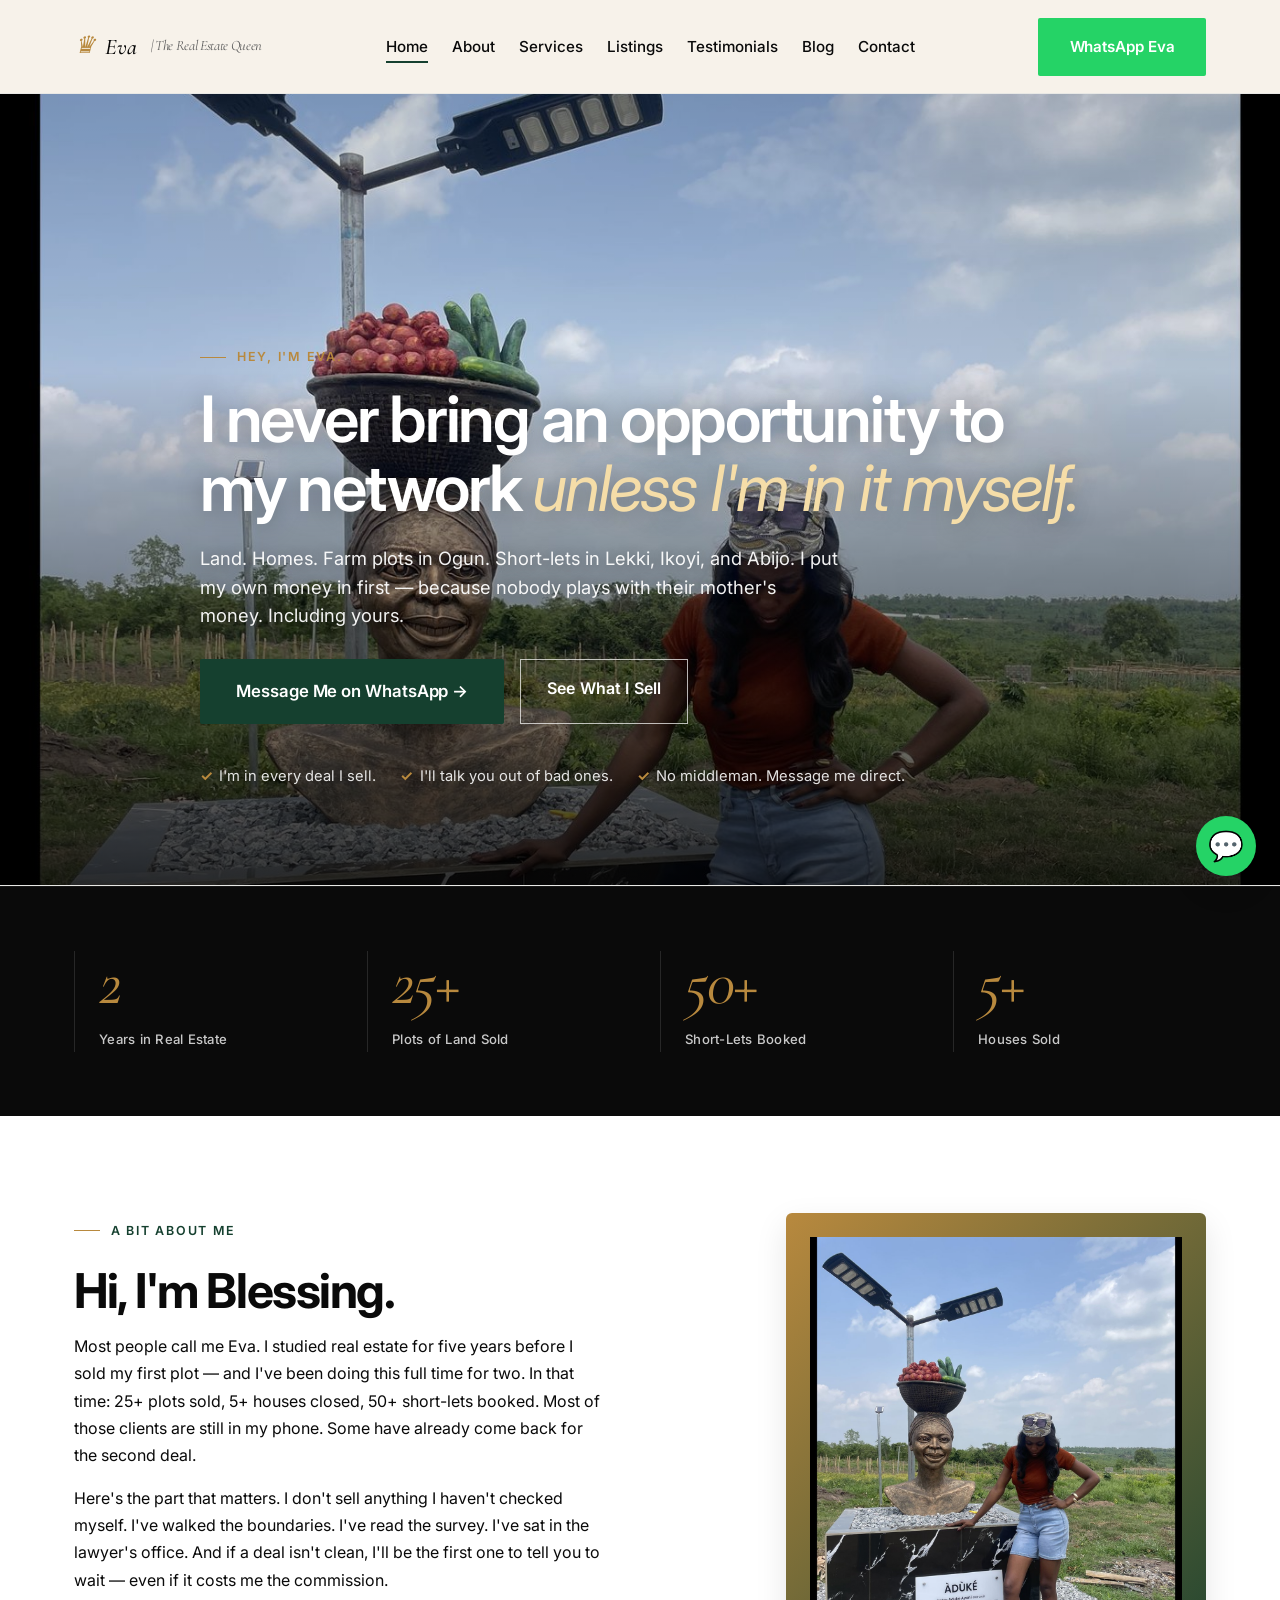
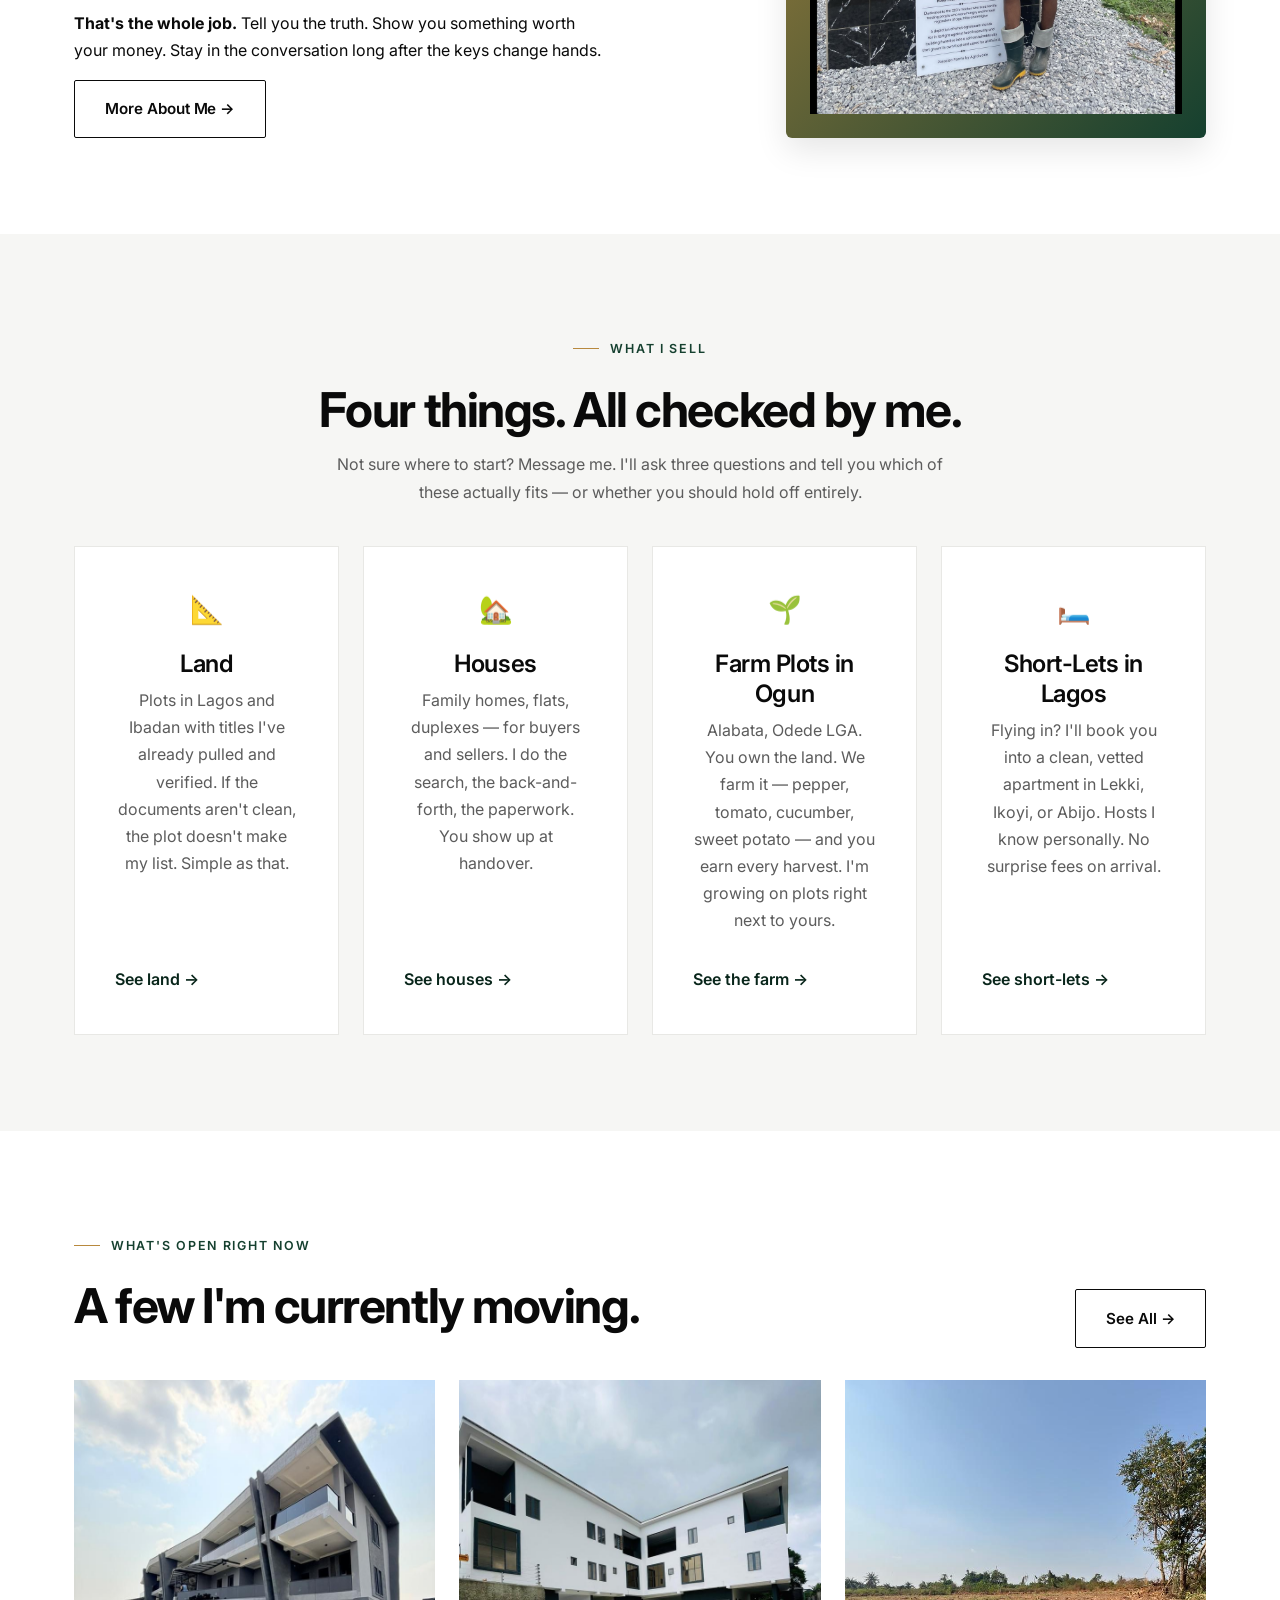
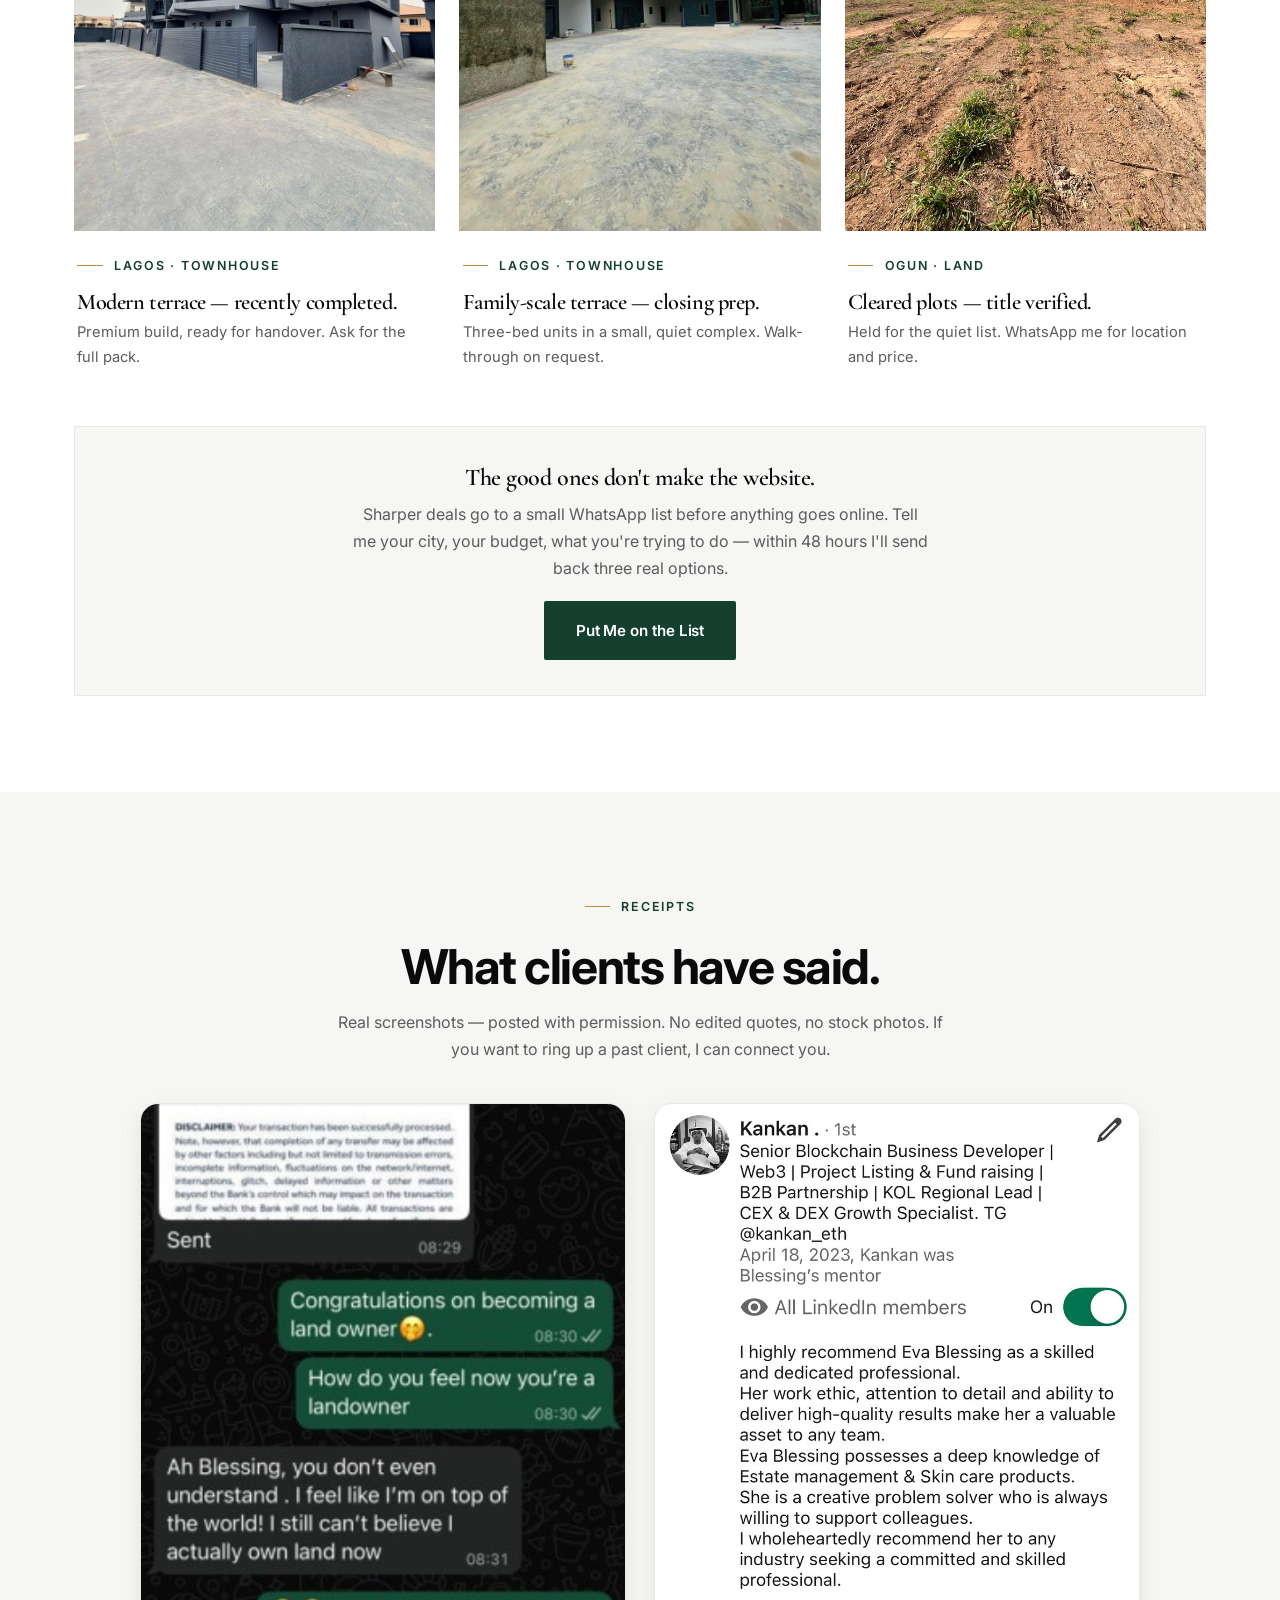
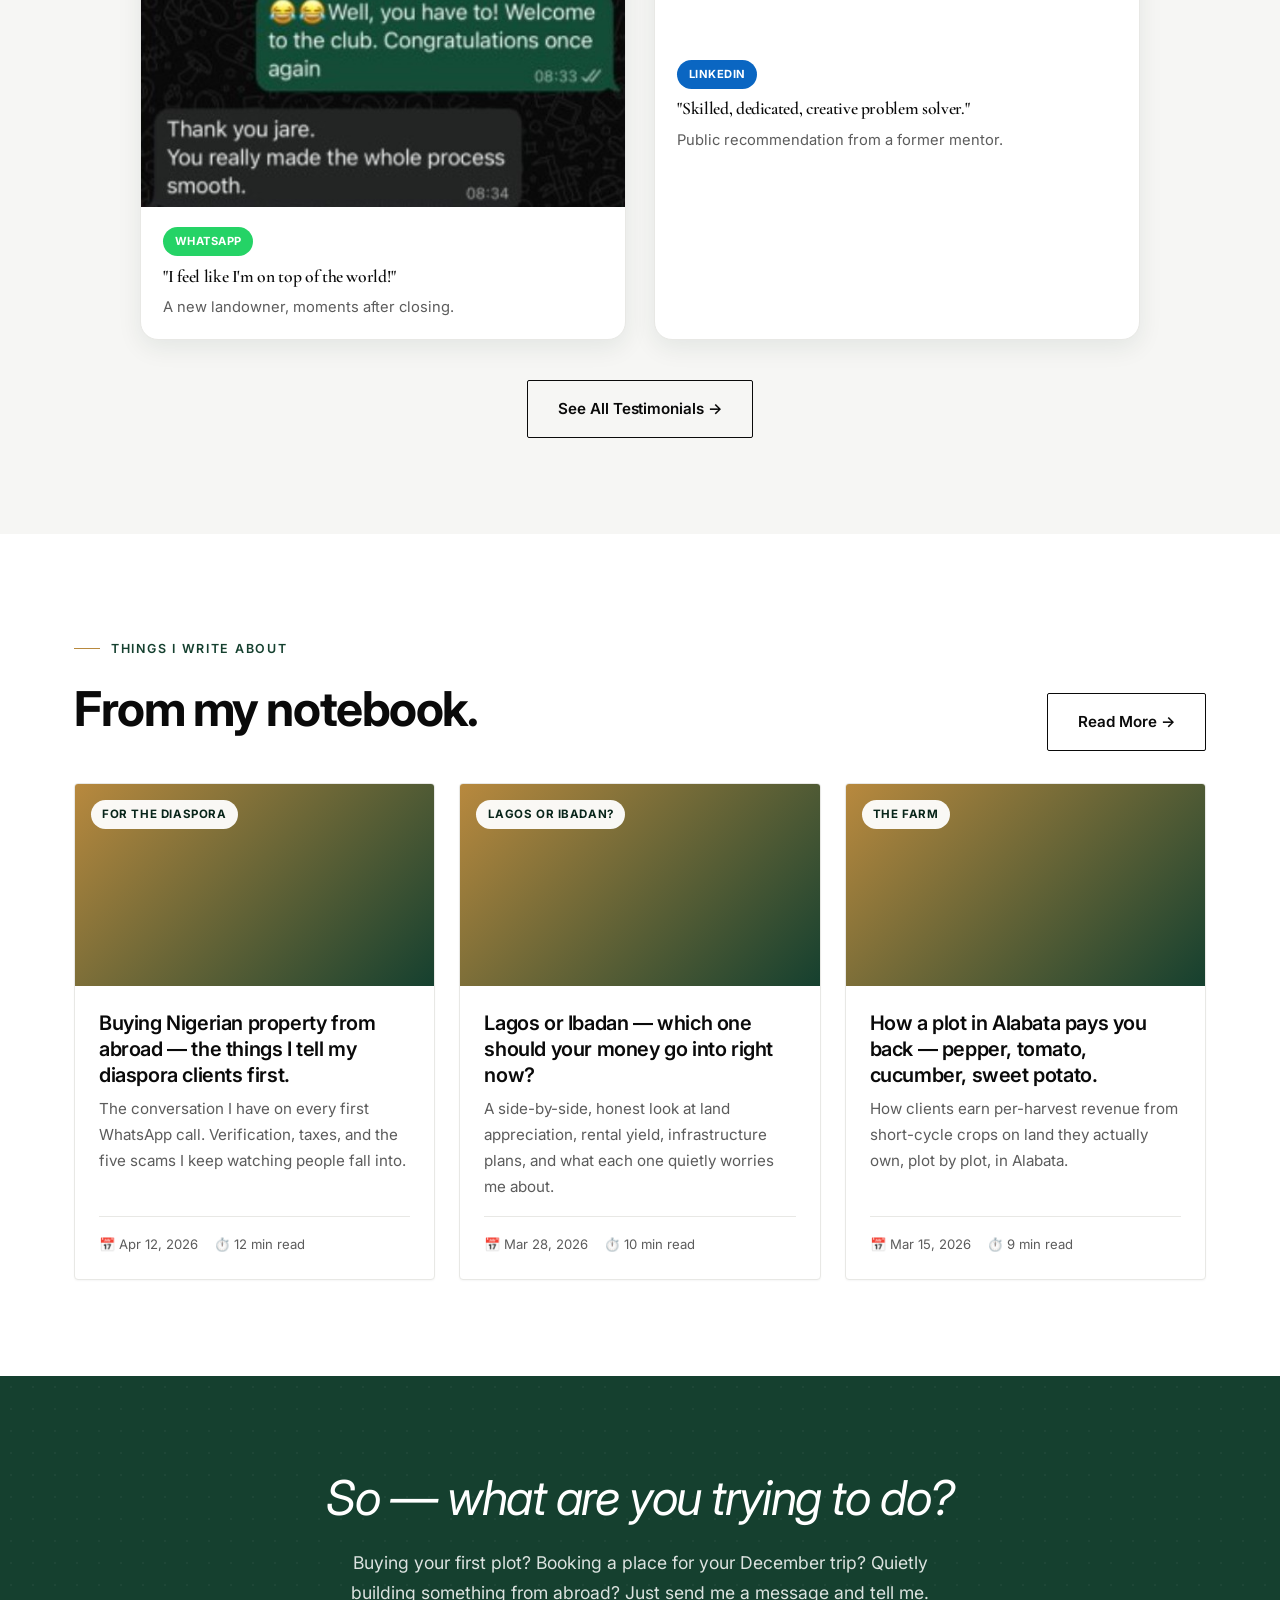
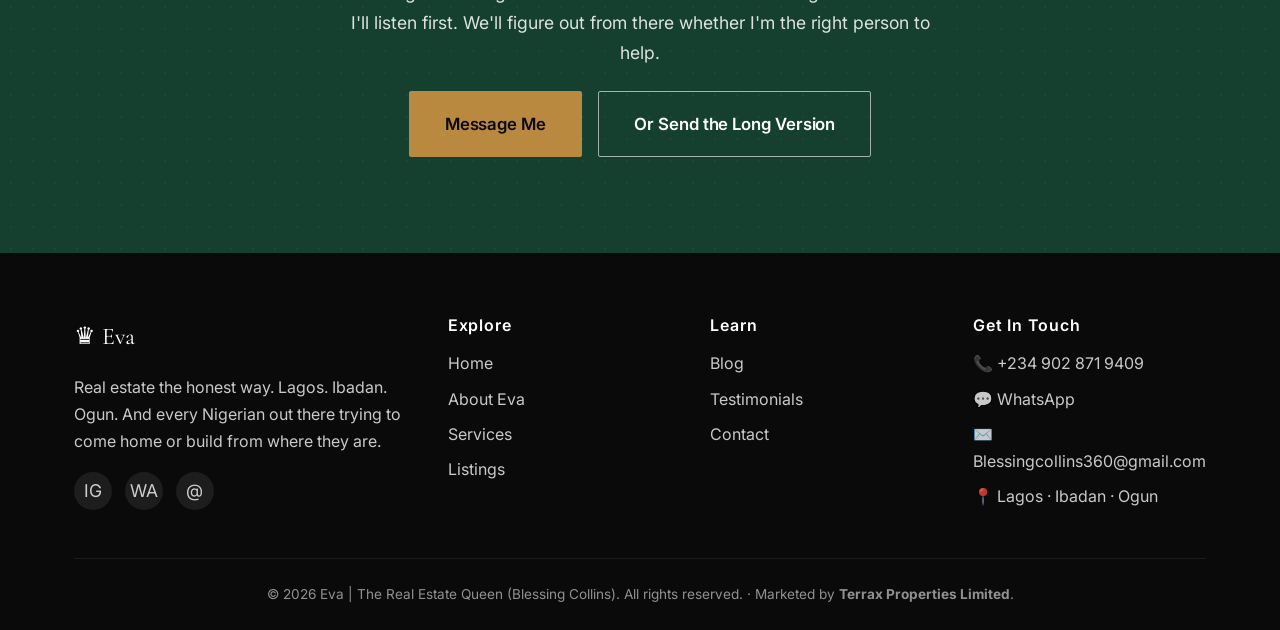
<file: index.html>
<!DOCTYPE html>
<html lang="en">
<head>
<meta charset="UTF-8">
<meta name="viewport" content="width=device-width, initial-scale=1.0">
<title>Eva | The Real Estate Queen — Land, Homes, Farms & Short-Lets in Lagos, Ibadan & Ogun</title>
<meta name="description" content="Eva connects you to verified land, homes, farm investments, and short-let apartments across Lagos, Ibadan, and Ogun State. Diaspora-friendly. Chat with Eva on WhatsApp.">
<meta name="keywords" content="real estate Lagos, buy land Ibadan, Ogun farm investment, short let Lekki, diaspora real estate Nigeria, Eva Real Estate Queen, Blessing Collins real estate, pepper tomato cucumber farm Ogun">
<meta name="author" content="Blessing Collins — Eva | The Real Estate Queen">
<link rel="canonical" href="https://therealestatequeen.com.ng/">

<meta property="og:type" content="website">
<meta property="og:title" content="Eva | The Real Estate Queen — Your Connector in Nigerian Real Estate">
<meta property="og:description" content="Connecting you to land, homes, farms, and short-let opportunities that fit your time and season. Lagos · Ibadan · Ogun.">
<meta property="og:url" content="https://therealestatequeen.com.ng/">
<meta property="og:image" content="assets/img/og-image.jpg">
<meta name="twitter:card" content="summary_large_image">
<meta name="twitter:title" content="Eva | The Real Estate Queen">
<meta name="twitter:description" content="Connecting you to Nigerian real estate opportunities that fit your season.">

<link rel="preconnect" href="https://fonts.googleapis.com">
<link rel="preconnect" href="https://fonts.gstatic.com" crossorigin>
<link href="https://fonts.googleapis.com/css2?family=Cormorant+Garamond:ital,wght@0,500;0,600;0,700;1,500;1,600&family=Inter:wght@400;500;600;700;800&display=swap" rel="stylesheet">
<link rel="stylesheet" href="assets/css/styles.css">

<script type="application/ld+json">
{
  "@context": "https://schema.org",
  "@type": "RealEstateAgent",
  "name": "Eva | The Real Estate Queen",
  "alternateName": "Blessing Collins",
  "description": "Real estate connector serving Lagos and Ibadan. Land sales, residential property, farm investments in Ogun State, and short-let apartment bookings for travelers.",
  "telephone": "+234-902-871-9409",
  "email": "Blessingcollins360@gmail.com",
  "image": "assets/img/eva-terrax.jpg",
  "url": "https://therealestatequeen.com.ng/",
  "areaServed": ["Lagos", "Ibadan", "Ogun State", "Nigeria"],
  "sameAs": ["https://instagram.com/is_evablessing"]
}
</script>
</head>
<body>

<header class="site-header">
  <nav class="nav" aria-label="Main navigation">
    <a href="index.html" class="brand"><span class="brand-crown">♛</span> Eva <span style="font-weight:400;color:var(--color-muted);font-size:0.9rem;margin-left:0.3rem;">| The Real Estate Queen</span></a>
    <ul class="nav-links">
      <li><a href="index.html">Home</a></li>
      <li><a href="about.html">About</a></li>
      <li><a href="services.html">Services</a></li>
      <li><a href="listings.html">Listings</a></li>
      <li><a href="testimonials.html">Testimonials</a></li>
      <li><a href="blog.html">Blog</a></li>
      <li><a href="contact.html">Contact</a></li>
    </ul>
    <div class="nav-cta">
      <a href="https://wa.me/2349028719409" class="btn btn-whatsapp" target="_blank" rel="noopener">WhatsApp Eva</a>
    </div>
    <button class="nav-toggle" aria-label="Toggle menu">☰</button>
  </nav>
</header>

<section class="hero-fullbleed">
  <div class="hero-fullbleed-image">
    <img src="assets/img/eva.jpg" alt="Blessing Collins (Eva, The Real Estate Queen) on location at Paradiso Farms, Ogun State">
  </div>
  <div class="hero-fullbleed-overlay">
    <div class="container">
      <span class="eyebrow eyebrow-light">Hey, I'm Eva.</span>
      <h1>I never bring an opportunity to my network <span class="accent">unless I'm in it myself.</span></h1>
      <p class="hero-subtitle">Land. Homes. Farm plots in Ogun. Short-lets in Lekki, Ikoyi, and Abijo. I put my own money in first — because nobody plays with their mother's money. Including yours.</p>
      <div class="hero-cta">
        <a href="https://wa.me/2349028719409?text=Hi%20Eva%2C%20I%27d%20like%20to%20talk." class="btn btn-primary btn-lg" target="_blank" rel="noopener">Message Me on WhatsApp →</a>
        <a href="services.html" class="btn btn-outline-light btn-lg">See What I Sell</a>
      </div>
      <div class="hero-trust">
        <span class="hero-trust-item">I'm in every deal I sell.</span>
        <span class="hero-trust-item">I'll talk you out of bad ones.</span>
        <span class="hero-trust-item">No middleman. Message me direct.</span>
      </div>
    </div>
  </div>
</section>

<section class="stats">
  <div class="container">
    <div class="stats-grid">
      <div>
        <span class="stat-number">2</span>
        <span class="stat-label">Years in Real Estate</span>
      </div>
      <div>
        <span class="stat-number">25+</span>
        <span class="stat-label">Plots of Land Sold</span>
      </div>
      <div>
        <span class="stat-number">50+</span>
        <span class="stat-label">Short-Lets Booked</span>
      </div>
      <div>
        <span class="stat-number">5+</span>
        <span class="stat-label">Houses Sold</span>
      </div>
    </div>
  </div>
</section>

<section class="section">
  <div class="container" style="display:grid;grid-template-columns:1fr 1fr;gap:4rem;align-items:center;">
    <div>
      <span class="eyebrow">A bit about me</span>
      <h2>Hi, I'm Blessing.</h2>
      <p>Most people call me Eva. I studied real estate for five years before I sold my first plot — and I've been doing this full time for two. In that time: 25+ plots sold, 5+ houses closed, 50+ short-lets booked. Most of those clients are still in my phone. Some have already come back for the second deal.</p>
      <p>Here's the part that matters. I don't sell anything I haven't checked myself. I've walked the boundaries. I've read the survey. I've sat in the lawyer's office. And if a deal isn't clean, I'll be the first one to tell you to wait — even if it costs me the commission.</p>
      <p><strong>That's the whole job.</strong> Tell you the truth. Show you something worth your money. Stay in the conversation long after the keys change hands.</p>
      <a href="about.html" class="btn btn-outline">More About Me →</a>
    </div>
    <div class="about-hero-image" style="aspect-ratio:4/5;max-width:420px;justify-self:end;">
      <img src="assets/img/eva-about.jpg" alt="Blessing Collins on location" onerror="this.style.display='none';this.parentElement.innerHTML='<div>Upload portrait to<br>assets/img/eva-about.jpg</div>'">
    </div>
  </div>
</section>

<section class="section" style="background:var(--color-cream);">
  <div class="container text-center">
    <span class="eyebrow">What I sell</span>
    <h2>Four things. All checked by me.</h2>
    <p class="muted" style="max-width:620px;margin:0 auto;">Not sure where to start? Message me. I'll ask three questions and tell you which of these actually fits — or whether you should hold off entirely.</p>

    <div class="services-grid">
      <div class="service-card">
        <div class="service-icon">📐</div>
        <h3>Land</h3>
        <p>Plots in Lagos and Ibadan with titles I've already pulled and verified. If the documents aren't clean, the plot doesn't make my list. Simple as that.</p>
        <a href="services.html#land">See land →</a>
      </div>
      <div class="service-card">
        <div class="service-icon">🏡</div>
        <h3>Houses</h3>
        <p>Family homes, flats, duplexes — for buyers and sellers. I do the search, the back-and-forth, the paperwork. You show up at handover.</p>
        <a href="services.html#property">See houses →</a>
      </div>
      <div class="service-card">
        <div class="service-icon">🌱</div>
        <h3>Farm Plots in Ogun</h3>
        <p>Alabata, Odede LGA. You own the land. We farm it — pepper, tomato, cucumber, sweet potato — and you earn every harvest. I'm growing on plots right next to yours.</p>
        <a href="services.html#farm">See the farm →</a>
      </div>
      <div class="service-card">
        <div class="service-icon">🛏️</div>
        <h3>Short-Lets in Lagos</h3>
        <p>Flying in? I'll book you into a clean, vetted apartment in Lekki, Ikoyi, or Abijo. Hosts I know personally. No surprise fees on arrival.</p>
        <a href="services.html#shortlet">See short-lets →</a>
      </div>
    </div>
  </div>
</section>

<!-- LISTINGS PREVIEW -->
<section class="section">
  <div class="container">
    <div style="display:flex;justify-content:space-between;align-items:flex-end;flex-wrap:wrap;gap:1rem;margin-bottom:2rem;">
      <div>
        <span class="eyebrow">What's open right now</span>
        <h2>A few I'm currently moving.</h2>
      </div>
      <a href="listings.html" class="btn btn-outline">See All →</a>
    </div>

    <div style="display:grid;grid-template-columns:repeat(auto-fit,minmax(280px,1fr));gap:1.5rem;">
      <a href="listings.html" style="display:block;text-decoration:none;color:inherit;">
        <div style="aspect-ratio:4/5;overflow:hidden;background:var(--color-cream);"><img src="assets/img/listings/home-townhouse-modern.jpg" alt="Modern angular townhouse, Lagos" style="width:100%;height:100%;object-fit:cover;"></div>
        <div style="padding:1rem 0.2rem;">
          <span class="eyebrow" style="margin-bottom:0.4rem;">Lagos · Townhouse</span>
          <h3 style="font-family:'Cormorant Garamond',serif;font-size:1.4rem;margin:0.3rem 0;">Modern terrace — recently completed.</h3>
          <p class="muted" style="margin:0;font-size:0.92rem;">Premium build, ready for handover. Ask for the full pack.</p>
        </div>
      </a>
      <a href="listings.html" style="display:block;text-decoration:none;color:inherit;">
        <div style="aspect-ratio:4/5;overflow:hidden;background:var(--color-cream);"><img src="assets/img/listings/home-townhouse-white.jpg" alt="White townhouse complex, Lagos" style="width:100%;height:100%;object-fit:cover;"></div>
        <div style="padding:1rem 0.2rem;">
          <span class="eyebrow" style="margin-bottom:0.4rem;">Lagos · Townhouse</span>
          <h3 style="font-family:'Cormorant Garamond',serif;font-size:1.4rem;margin:0.3rem 0;">Family-scale terrace — closing prep.</h3>
          <p class="muted" style="margin:0;font-size:0.92rem;">Three-bed units in a small, quiet complex. Walk-through on request.</p>
        </div>
      </a>
      <a href="listings.html" style="display:block;text-decoration:none;color:inherit;">
        <div style="aspect-ratio:4/5;overflow:hidden;background:var(--color-cream);"><img src="assets/img/listings/land-cleared.jpg" alt="Cleared land in Ogun State, ready for purchase" style="width:100%;height:100%;object-fit:cover;"></div>
        <div style="padding:1rem 0.2rem;">
          <span class="eyebrow" style="margin-bottom:0.4rem;">Ogun · Land</span>
          <h3 style="font-family:'Cormorant Garamond',serif;font-size:1.4rem;margin:0.3rem 0;">Cleared plots — title verified.</h3>
          <p class="muted" style="margin:0;font-size:0.92rem;">Held for the quiet list. WhatsApp me for location and price.</p>
        </div>
      </a>
    </div>

    <div style="background:var(--color-cream);padding:2.2rem 2rem;text-align:center;margin-top:2.5rem;border:1px solid var(--color-border);">
      <h3 style="font-family:'Cormorant Garamond',serif;margin:0 0 0.5rem;">The good ones don't make the website.</h3>
      <p class="muted" style="max-width:580px;margin:0 auto 1.2rem;">Sharper deals go to a small WhatsApp list before anything goes online. Tell me your city, your budget, what you're trying to do — within 48 hours I'll send back three real options.</p>
      <a href="https://wa.me/2349028719409?text=Hi%20Eva%2C%20please%20put%20me%20on%20the%20list." class="btn btn-primary" target="_blank" rel="noopener">Put Me on the List</a>
    </div>
  </div>
</section>

<!-- TESTIMONIALS PREVIEW -->
<section class="section testimonials">
  <div class="container">
    <div style="text-align:center;margin-bottom:2.5rem;">
      <span class="eyebrow">Receipts</span>
      <h2>What clients have said.</h2>
      <p class="muted" style="max-width:620px;margin:0 auto;">Real screenshots — posted with permission. No edited quotes, no stock photos. If you want to ring up a past client, I can connect you.</p>
    </div>

    <div style="display:grid;grid-template-columns:repeat(auto-fit,minmax(280px,1fr));gap:1.75rem;max-width:1000px;margin:0 auto;">

      <a href="testimonials.html" style="display:block;background:#fff;border-radius:18px;overflow:hidden;box-shadow:0 8px 24px rgba(15,51,37,0.08);border:1px solid var(--color-border);text-decoration:none;color:inherit;transition:transform 0.25s ease, box-shadow 0.25s ease;">
        <div style="background:#0B141A;"><img src="assets/img/testimonials/wa-landowner.jpg" alt="WhatsApp message from a new landowner" style="width:100%;display:block;"></div>
        <div style="padding:1.2rem 1.4rem;">
          <span style="display:inline-block;font-size:0.7rem;font-weight:700;letter-spacing:0.05em;text-transform:uppercase;padding:0.3rem 0.7rem;border-radius:999px;background:#25D366;color:#fff;">WhatsApp</span>
          <h3 style="font-family:'Cormorant Garamond',serif;font-size:1.1rem;margin:0.6rem 0 0.4rem;line-height:1.3;">"I feel like I'm on top of the world!"</h3>
          <p class="muted" style="margin:0;font-size:0.92rem;">A new landowner, moments after closing.</p>
        </div>
      </a>

      <a href="testimonials.html" style="display:block;background:#fff;border-radius:18px;overflow:hidden;box-shadow:0 8px 24px rgba(15,51,37,0.08);border:1px solid var(--color-border);text-decoration:none;color:inherit;transition:transform 0.25s ease, box-shadow 0.25s ease;">
        <div style="background:#fff;"><img src="assets/img/testimonials/linkedin-kankan.jpg" alt="LinkedIn recommendation from Kankan" style="width:100%;display:block;"></div>
        <div style="padding:1.2rem 1.4rem;">
          <span style="display:inline-block;font-size:0.7rem;font-weight:700;letter-spacing:0.05em;text-transform:uppercase;padding:0.3rem 0.7rem;border-radius:999px;background:#0A66C2;color:#fff;">LinkedIn</span>
          <h3 style="font-family:'Cormorant Garamond',serif;font-size:1.1rem;margin:0.6rem 0 0.4rem;line-height:1.3;">"Skilled, dedicated, creative problem solver."</h3>
          <p class="muted" style="margin:0;font-size:0.92rem;">Public recommendation from a former mentor.</p>
        </div>
      </a>

    </div>

    <div style="text-align:center;margin-top:2.5rem;">
      <a href="testimonials.html" class="btn btn-outline">See All Testimonials →</a>
    </div>
  </div>
</section>

<!-- BLOG PREVIEW -->
<section class="section">
  <div class="container">
    <div style="display:flex;justify-content:space-between;align-items:flex-end;flex-wrap:wrap;gap:1rem;margin-bottom:2rem;">
      <div>
        <span class="eyebrow">Things I write about</span>
        <h2>From my notebook.</h2>
      </div>
      <a href="blog.html" class="btn btn-outline">Read More →</a>
    </div>

    <div class="blog-grid">
      <article class="blog-card">
        <div class="blog-card-image"><span class="blog-category">For the diaspora</span></div>
        <div class="blog-card-body">
          <h3><a href="blog/diaspora-investment-guide.html">Buying Nigerian property from abroad — the things I tell my diaspora clients first.</a></h3>
          <p class="blog-card-excerpt">The conversation I have on every first WhatsApp call. Verification, taxes, and the five scams I keep watching people fall into.</p>
          <div class="blog-meta"><span>📅 Apr 12, 2026</span><span>⏱️ 12 min read</span></div>
        </div>
      </article>

      <article class="blog-card">
        <div class="blog-card-image"><span class="blog-category">Lagos or Ibadan?</span></div>
        <div class="blog-card-body">
          <h3><a href="blog/lagos-vs-ibadan-investment.html">Lagos or Ibadan — which one should your money go into right now?</a></h3>
          <p class="blog-card-excerpt">A side-by-side, honest look at land appreciation, rental yield, infrastructure plans, and what each one quietly worries me about.</p>
          <div class="blog-meta"><span>📅 Mar 28, 2026</span><span>⏱️ 10 min read</span></div>
        </div>
      </article>

      <article class="blog-card">
        <div class="blog-card-image"><span class="blog-category">The farm</span></div>
        <div class="blog-card-body">
          <h3><a href="blog/ogun-farm-investment.html">How a plot in Alabata pays you back — pepper, tomato, cucumber, sweet potato.</a></h3>
          <p class="blog-card-excerpt">How clients earn per-harvest revenue from short-cycle crops on land they actually own, plot by plot, in Alabata.</p>
          <div class="blog-meta"><span>📅 Mar 15, 2026</span><span>⏱️ 9 min read</span></div>
        </div>
      </article>
    </div>
  </div>
</section>

<section class="cta-band">
  <div class="container">
    <h2>So — what are you trying to do?</h2>
    <p>Buying your first plot? Booking a place for your December trip? Quietly building something from abroad? Just send me a message and tell me. I'll listen first. We'll figure out from there whether I'm the right person to help.</p>
    <div style="display:flex;gap:1rem;justify-content:center;flex-wrap:wrap;">
      <a href="https://wa.me/2349028719409?text=Hi%20Eva%2C%20I%27d%20like%20to%20talk." class="btn btn-primary btn-lg" target="_blank" rel="noopener">Message Me</a>
      <a href="contact.html" class="btn btn-whatsapp btn-lg">Or Send the Long Version</a>
    </div>
  </div>
</section>

<footer class="site-footer">
  <div class="container">
    <div class="footer-grid">
      <div>
        <div class="footer-brand">♛ Eva</div>
        <p>Real estate the honest way. Lagos. Ibadan. Ogun. And every Nigerian out there trying to come home or build from where they are.</p>
        <div class="socials">
          <a href="https://instagram.com/is_evablessing" class="social-icon" target="_blank" rel="noopener" aria-label="Instagram">IG</a>
          <a href="https://wa.me/2349028719409" class="social-icon" target="_blank" rel="noopener" aria-label="WhatsApp">WA</a>
          <a href="mailto:Blessingcollins360@gmail.com" class="social-icon" aria-label="Email">@</a>
        </div>
      </div>
      <div><h4>Explore</h4><ul><li><a href="index.html">Home</a></li><li><a href="about.html">About Eva</a></li><li><a href="services.html">Services</a></li><li><a href="listings.html">Listings</a></li></ul></div>
      <div><h4>Learn</h4><ul><li><a href="blog.html">Blog</a></li><li><a href="testimonials.html">Testimonials</a></li><li><a href="contact.html">Contact</a></li></ul></div>
      <div><h4>Get In Touch</h4><ul><li>📞 <a href="tel:+2349028719409">+234 902 871 9409</a></li><li>💬 <a href="https://wa.me/2349028719409" target="_blank" rel="noopener">WhatsApp</a></li><li>✉️ <a href="mailto:Blessingcollins360@gmail.com">Blessingcollins360@gmail.com</a></li><li>📍 Lagos · Ibadan · Ogun</li></ul></div>
    </div>
    <div class="footer-bottom">© 2026 Eva | The Real Estate Queen (Blessing Collins). All rights reserved. · Marketed by <strong>Terrax Properties Limited</strong>.</div>
  </div>
</footer>

<a href="https://wa.me/2349028719409?text=Hi%20Eva%2C%20I%27d%20like%20to%20chat%20about%20real%20estate." class="whatsapp-float" target="_blank" rel="noopener" aria-label="Chat with Eva on WhatsApp">💬</a>
<script src="assets/js/script.js"></script>
</body>
</html>
</file>
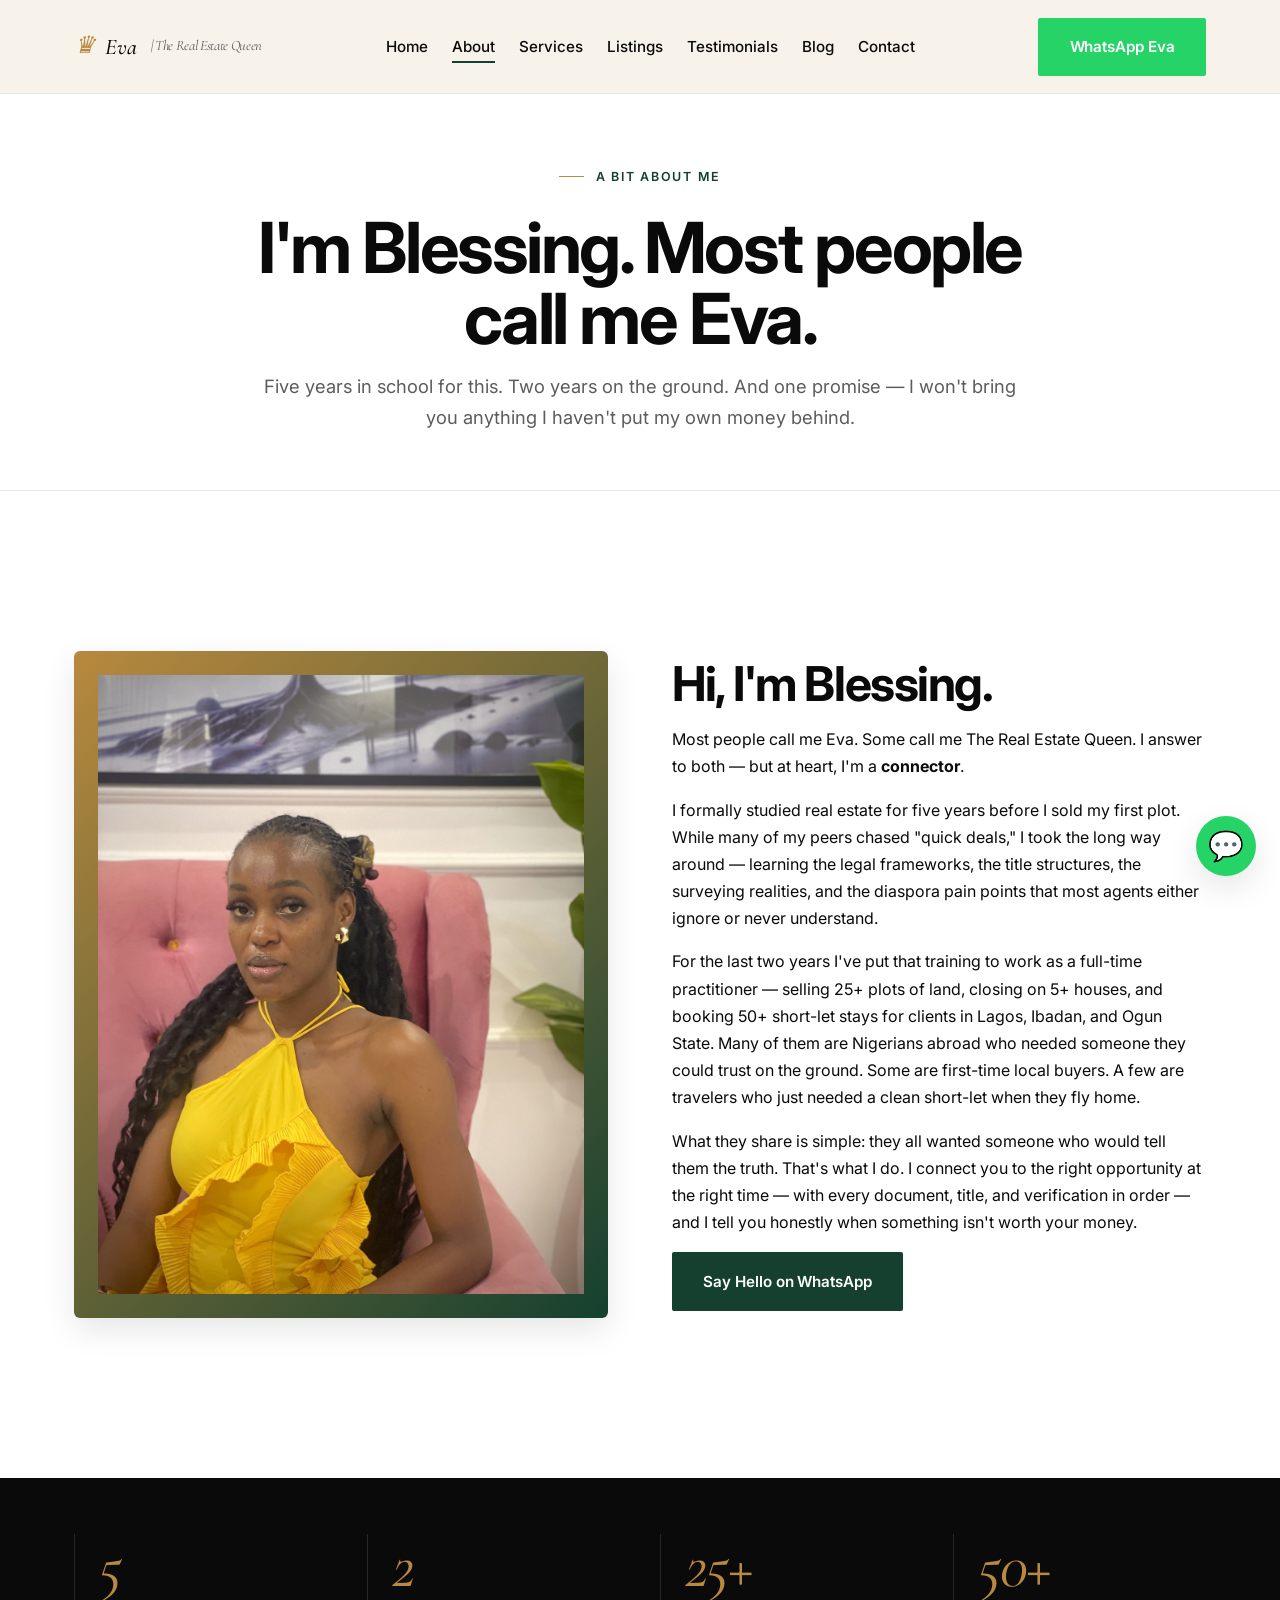
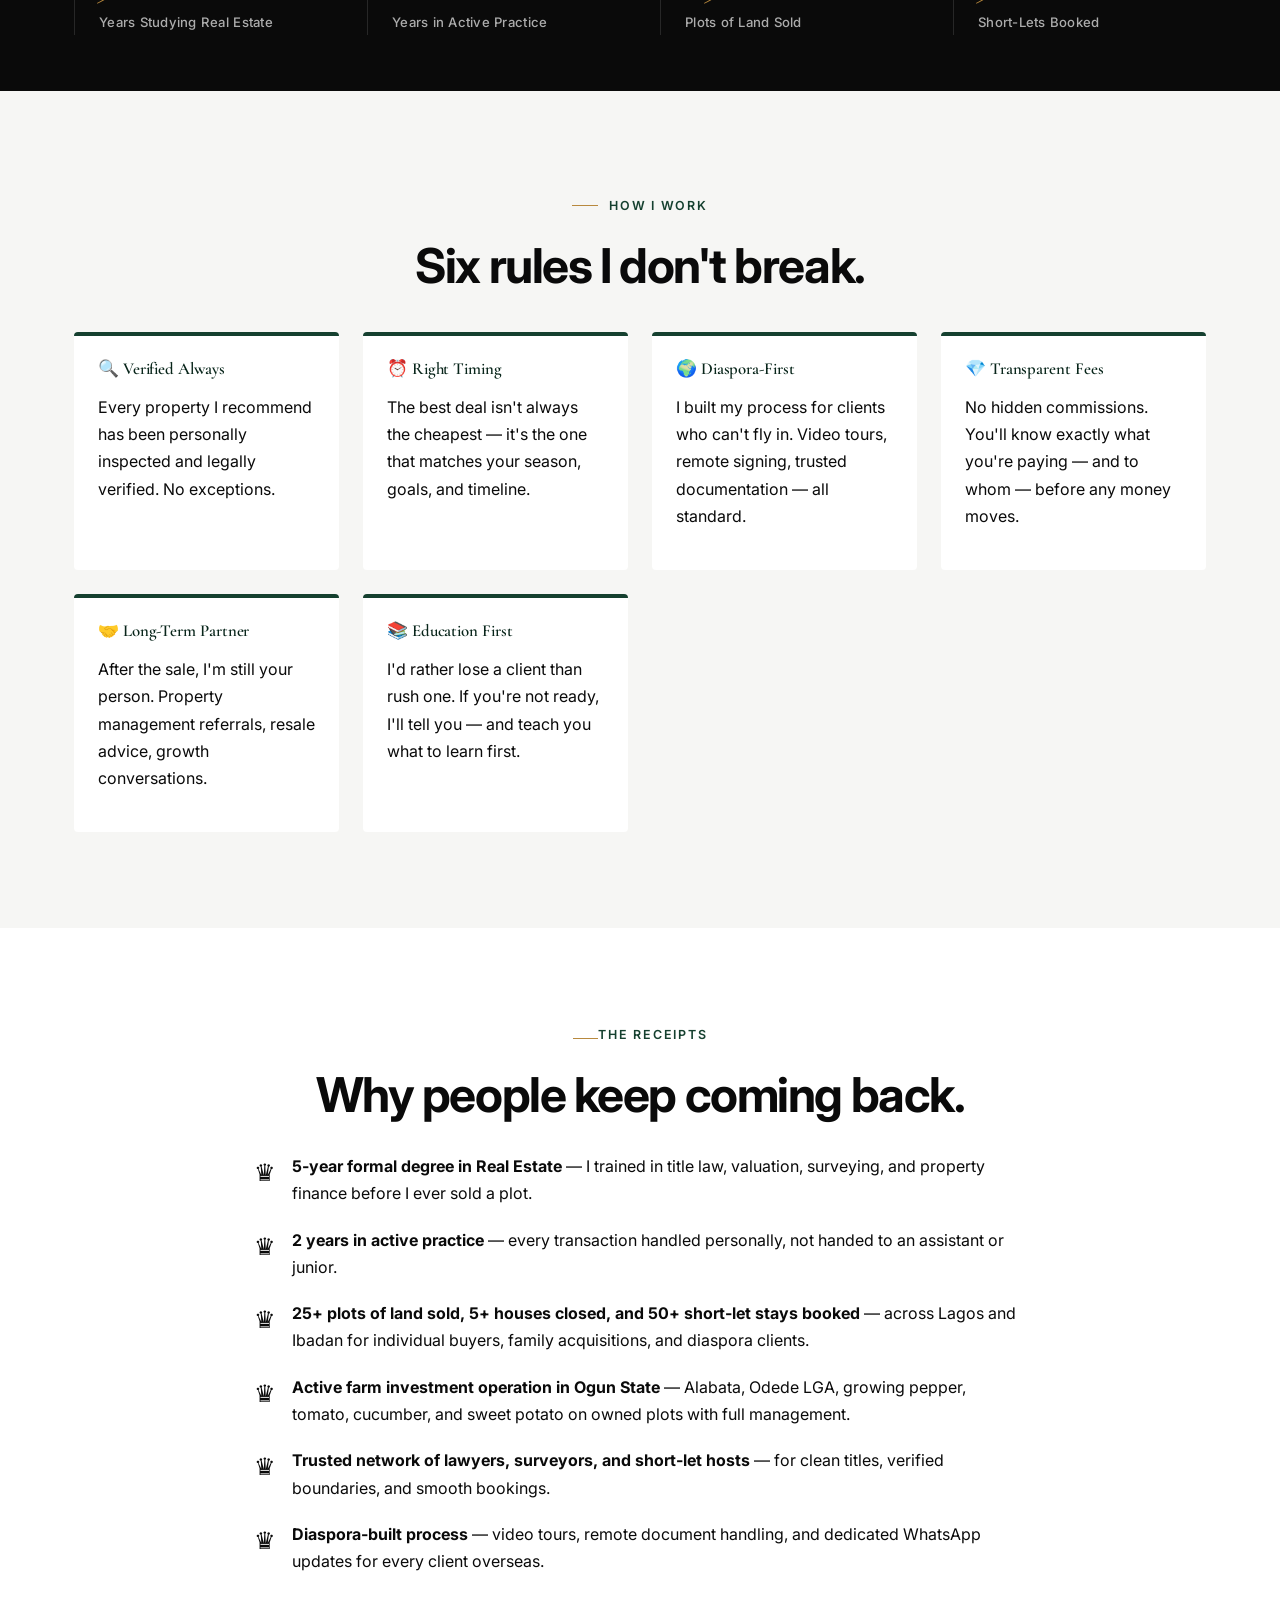
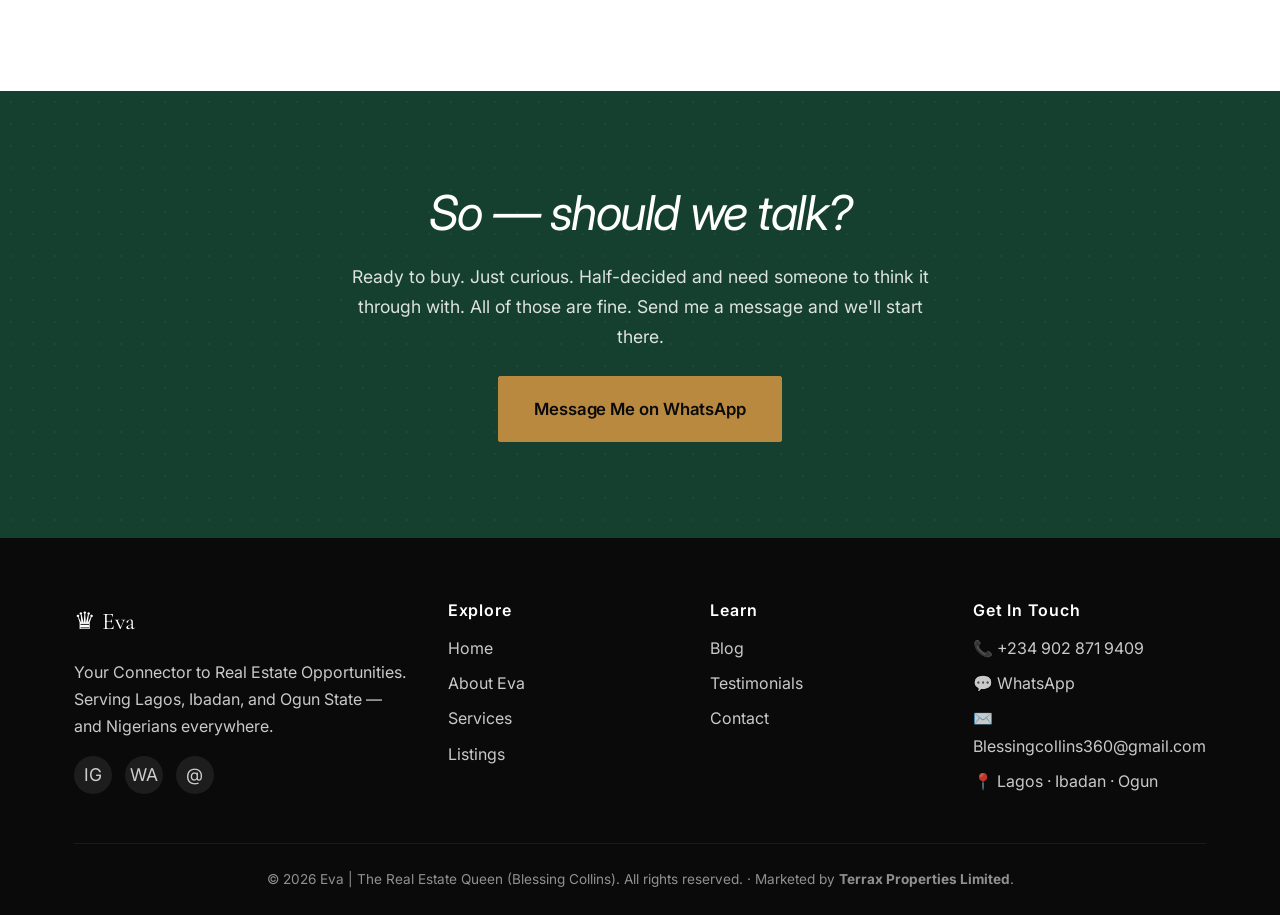
<file: about.html>
<!DOCTYPE html>
<html lang="en">
<head>
<meta charset="UTF-8">
<meta name="viewport" content="width=device-width, initial-scale=1.0">
<title>About Eva | Real Estate Connector in Lagos, Ibadan & Ogun | Blessing Collins</title>
<meta name="description" content="Meet Blessing Collins — Eva, The Real Estate Queen. A trained real estate professional helping families, first-time buyers, and diaspora investors navigate Nigerian real estate with clarity and confidence.">
<meta name="keywords" content="Eva real estate agent, Blessing Collins Nigeria, Lagos real estate expert, diaspora real estate consultant, Ibadan realtor, Ogun farm investment">
<link rel="canonical" href="https://therealestatequeen.com.ng/about.html">
<meta property="og:title" content="About Eva | The Real Estate Queen">
<meta property="og:description" content="Not just an agent. A connector. Meet the woman behind Eva | The Real Estate Queen.">

<link rel="preconnect" href="https://fonts.googleapis.com">
<link rel="preconnect" href="https://fonts.gstatic.com" crossorigin>
<link href="https://fonts.googleapis.com/css2?family=Cormorant+Garamond:ital,wght@0,500;0,600;0,700;1,500;1,600&family=Inter:wght@400;500;600;700;800&display=swap" rel="stylesheet">
<link rel="stylesheet" href="assets/css/styles.css">
</head>
<body>

<header class="site-header">
  <nav class="nav">
    <a href="index.html" class="brand"><span class="brand-crown">♛</span> Eva <span style="font-weight:400;color:var(--color-muted);font-size:0.9rem;margin-left:0.3rem;">| The Real Estate Queen</span></a>
    <ul class="nav-links">
      <li><a href="index.html">Home</a></li>
      <li><a href="about.html">About</a></li>
      <li><a href="services.html">Services</a></li>
      <li><a href="listings.html">Listings</a></li>
      <li><a href="testimonials.html">Testimonials</a></li>
      <li><a href="blog.html">Blog</a></li>
      <li><a href="contact.html">Contact</a></li>
    </ul>
    <div class="nav-cta">
      <a href="https://wa.me/2349028719409" class="btn btn-whatsapp" target="_blank" rel="noopener">WhatsApp Eva</a>
    </div>
    <button class="nav-toggle" aria-label="Toggle menu">☰</button>
  </nav>
</header>

<section class="blog-header">
  <div class="container-narrow">
    <span class="eyebrow">A bit about me</span>
    <h1>I'm Blessing. Most people call me Eva.</h1>
    <p class="muted" style="font-size:1.15rem;">Five years in school for this. Two years on the ground. And one promise — I won't bring you anything I haven't put my own money behind.</p>
  </div>
</section>

<section class="section">
  <div class="container">
    <div class="about-hero">
      <div class="about-hero-image">
        <img src="assets/img/eva-terrax.jpg" alt="Blessing Collins — Eva, The Real Estate Queen — studio portrait">
      </div>
      <div>
        <h2>Hi, I'm Blessing.</h2>
        <p>Most people call me Eva. Some call me The Real Estate Queen. I answer to both — but at heart, I'm a <strong>connector</strong>.</p>
        <p>I formally studied real estate for five years before I sold my first plot. While many of my peers chased "quick deals," I took the long way around — learning the legal frameworks, the title structures, the surveying realities, and the diaspora pain points that most agents either ignore or never understand.</p>
        <p>For the last two years I've put that training to work as a full-time practitioner — selling 25+ plots of land, closing on 5+ houses, and booking 50+ short-let stays for clients in Lagos, Ibadan, and Ogun State. Many of them are Nigerians abroad who needed someone they could trust on the ground. Some are first-time local buyers. A few are travelers who just needed a clean short-let when they fly home.</p>
        <p>What they share is simple: they all wanted someone who would tell them the truth. That's what I do. I connect you to the right opportunity at the right time — with every document, title, and verification in order — and I tell you honestly when something isn't worth your money.</p>
        <a href="https://wa.me/2349028719409?text=Hi%20Eva%2C%20I%27d%20like%20to%20learn%20more." class="btn btn-primary" target="_blank" rel="noopener">Say Hello on WhatsApp</a>
      </div>
    </div>
  </div>
</section>

<section style="background:var(--color-charcoal);color:#fff;padding:3.5rem 0;">
  <div class="container">
    <div class="stats-grid">
      <div>
        <span class="stat-number" style="color:var(--color-gold);">5</span>
        <span class="stat-label" style="color:rgba(255,255,255,0.85);">Years Studying Real Estate</span>
      </div>
      <div>
        <span class="stat-number" style="color:var(--color-gold);">2</span>
        <span class="stat-label" style="color:rgba(255,255,255,0.85);">Years in Active Practice</span>
      </div>
      <div>
        <span class="stat-number" style="color:var(--color-gold);">25+</span>
        <span class="stat-label" style="color:rgba(255,255,255,0.85);">Plots of Land Sold</span>
      </div>
      <div>
        <span class="stat-number" style="color:var(--color-gold);">50+</span>
        <span class="stat-label" style="color:rgba(255,255,255,0.85);">Short-Lets Booked</span>
      </div>
    </div>
  </div>
</section>

<section class="section" style="background:var(--color-cream);">
  <div class="container">
    <div class="text-center">
      <span class="eyebrow">How I work</span>
      <h2>Six rules I don't break.</h2>
    </div>
    <div class="values-grid">
      <div class="value-card">
        <h4>🔍 Verified Always</h4>
        <p>Every property I recommend has been personally inspected and legally verified. No exceptions.</p>
      </div>
      <div class="value-card">
        <h4>⏰ Right Timing</h4>
        <p>The best deal isn't always the cheapest — it's the one that matches your season, goals, and timeline.</p>
      </div>
      <div class="value-card">
        <h4>🌍 Diaspora-First</h4>
        <p>I built my process for clients who can't fly in. Video tours, remote signing, trusted documentation — all standard.</p>
      </div>
      <div class="value-card">
        <h4>💎 Transparent Fees</h4>
        <p>No hidden commissions. You'll know exactly what you're paying — and to whom — before any money moves.</p>
      </div>
      <div class="value-card">
        <h4>🤝 Long-Term Partner</h4>
        <p>After the sale, I'm still your person. Property management referrals, resale advice, growth conversations.</p>
      </div>
      <div class="value-card">
        <h4>📚 Education First</h4>
        <p>I'd rather lose a client than rush one. If you're not ready, I'll tell you — and teach you what to learn first.</p>
      </div>
    </div>
  </div>
</section>

<section class="section">
  <div class="container-narrow">
    <span class="eyebrow text-center" style="display:block;text-align:center;">The receipts</span>
    <h2 class="text-center">Why people keep coming back.</h2>
    <ul style="list-style:none;padding:0;margin-top:2rem;">
      <li style="display:flex;gap:1rem;margin-bottom:1.2rem;align-items:flex-start;"><span style="font-size:1.5rem;">♛</span><div><strong>5-year formal degree in Real Estate</strong> — I trained in title law, valuation, surveying, and property finance before I ever sold a plot.</div></li>
      <li style="display:flex;gap:1rem;margin-bottom:1.2rem;align-items:flex-start;"><span style="font-size:1.5rem;">♛</span><div><strong>2 years in active practice</strong> — every transaction handled personally, not handed to an assistant or junior.</div></li>
      <li style="display:flex;gap:1rem;margin-bottom:1.2rem;align-items:flex-start;"><span style="font-size:1.5rem;">♛</span><div><strong>25+ plots of land sold, 5+ houses closed, and 50+ short-let stays booked</strong> — across Lagos and Ibadan for individual buyers, family acquisitions, and diaspora clients.</div></li>
      <li style="display:flex;gap:1rem;margin-bottom:1.2rem;align-items:flex-start;"><span style="font-size:1.5rem;">♛</span><div><strong>Active farm investment operation in Ogun State</strong> — Alabata, Odede LGA, growing pepper, tomato, cucumber, and sweet potato on owned plots with full management.</div></li>
      <li style="display:flex;gap:1rem;margin-bottom:1.2rem;align-items:flex-start;"><span style="font-size:1.5rem;">♛</span><div><strong>Trusted network of lawyers, surveyors, and short-let hosts</strong> — for clean titles, verified boundaries, and smooth bookings.</div></li>
      <li style="display:flex;gap:1rem;margin-bottom:1.2rem;align-items:flex-start;"><span style="font-size:1.5rem;">♛</span><div><strong>Diaspora-built process</strong> — video tours, remote document handling, and dedicated WhatsApp updates for every client overseas.</div></li>
    </ul>
  </div>
</section>

<section class="cta-band">
  <div class="container">
    <h2>So — should we talk?</h2>
    <p>Ready to buy. Just curious. Half-decided and need someone to think it through with. All of those are fine. Send me a message and we'll start there.</p>
    <a href="https://wa.me/2349028719409?text=Hi%20Eva%2C%20I%27d%20like%20to%20talk." class="btn btn-primary btn-lg" target="_blank" rel="noopener">Message Me on WhatsApp</a>
  </div>
</section>

<footer class="site-footer">
  <div class="container">
    <div class="footer-grid">
      <div>
        <div class="footer-brand">♛ Eva</div>
        <p>Your Connector to Real Estate Opportunities. Serving Lagos, Ibadan, and Ogun State — and Nigerians everywhere.</p>
        <div class="socials">
          <a href="https://instagram.com/is_evablessing" class="social-icon" target="_blank" rel="noopener" aria-label="Instagram">IG</a>
          <a href="https://wa.me/2349028719409" class="social-icon" target="_blank" rel="noopener" aria-label="WhatsApp">WA</a>
          <a href="mailto:Blessingcollins360@gmail.com" class="social-icon" aria-label="Email">@</a>
        </div>
      </div>
      <div><h4>Explore</h4><ul><li><a href="index.html">Home</a></li><li><a href="about.html">About Eva</a></li><li><a href="services.html">Services</a></li><li><a href="listings.html">Listings</a></li></ul></div>
      <div><h4>Learn</h4><ul><li><a href="blog.html">Blog</a></li><li><a href="testimonials.html">Testimonials</a></li><li><a href="contact.html">Contact</a></li></ul></div>
      <div><h4>Get In Touch</h4><ul><li>📞 <a href="tel:+2349028719409">+234 902 871 9409</a></li><li>💬 <a href="https://wa.me/2349028719409" target="_blank" rel="noopener">WhatsApp</a></li><li>✉️ <a href="mailto:Blessingcollins360@gmail.com">Blessingcollins360@gmail.com</a></li><li>📍 Lagos · Ibadan · Ogun</li></ul></div>
    </div>
    <div class="footer-bottom">© 2026 Eva | The Real Estate Queen (Blessing Collins). All rights reserved. · Marketed by <strong>Terrax Properties Limited</strong>.</div>
  </div>
</footer>

<a href="https://wa.me/2349028719409" class="whatsapp-float" target="_blank" rel="noopener" aria-label="WhatsApp">💬</a>
<script src="assets/js/script.js"></script>
</body>
</html>
</file>
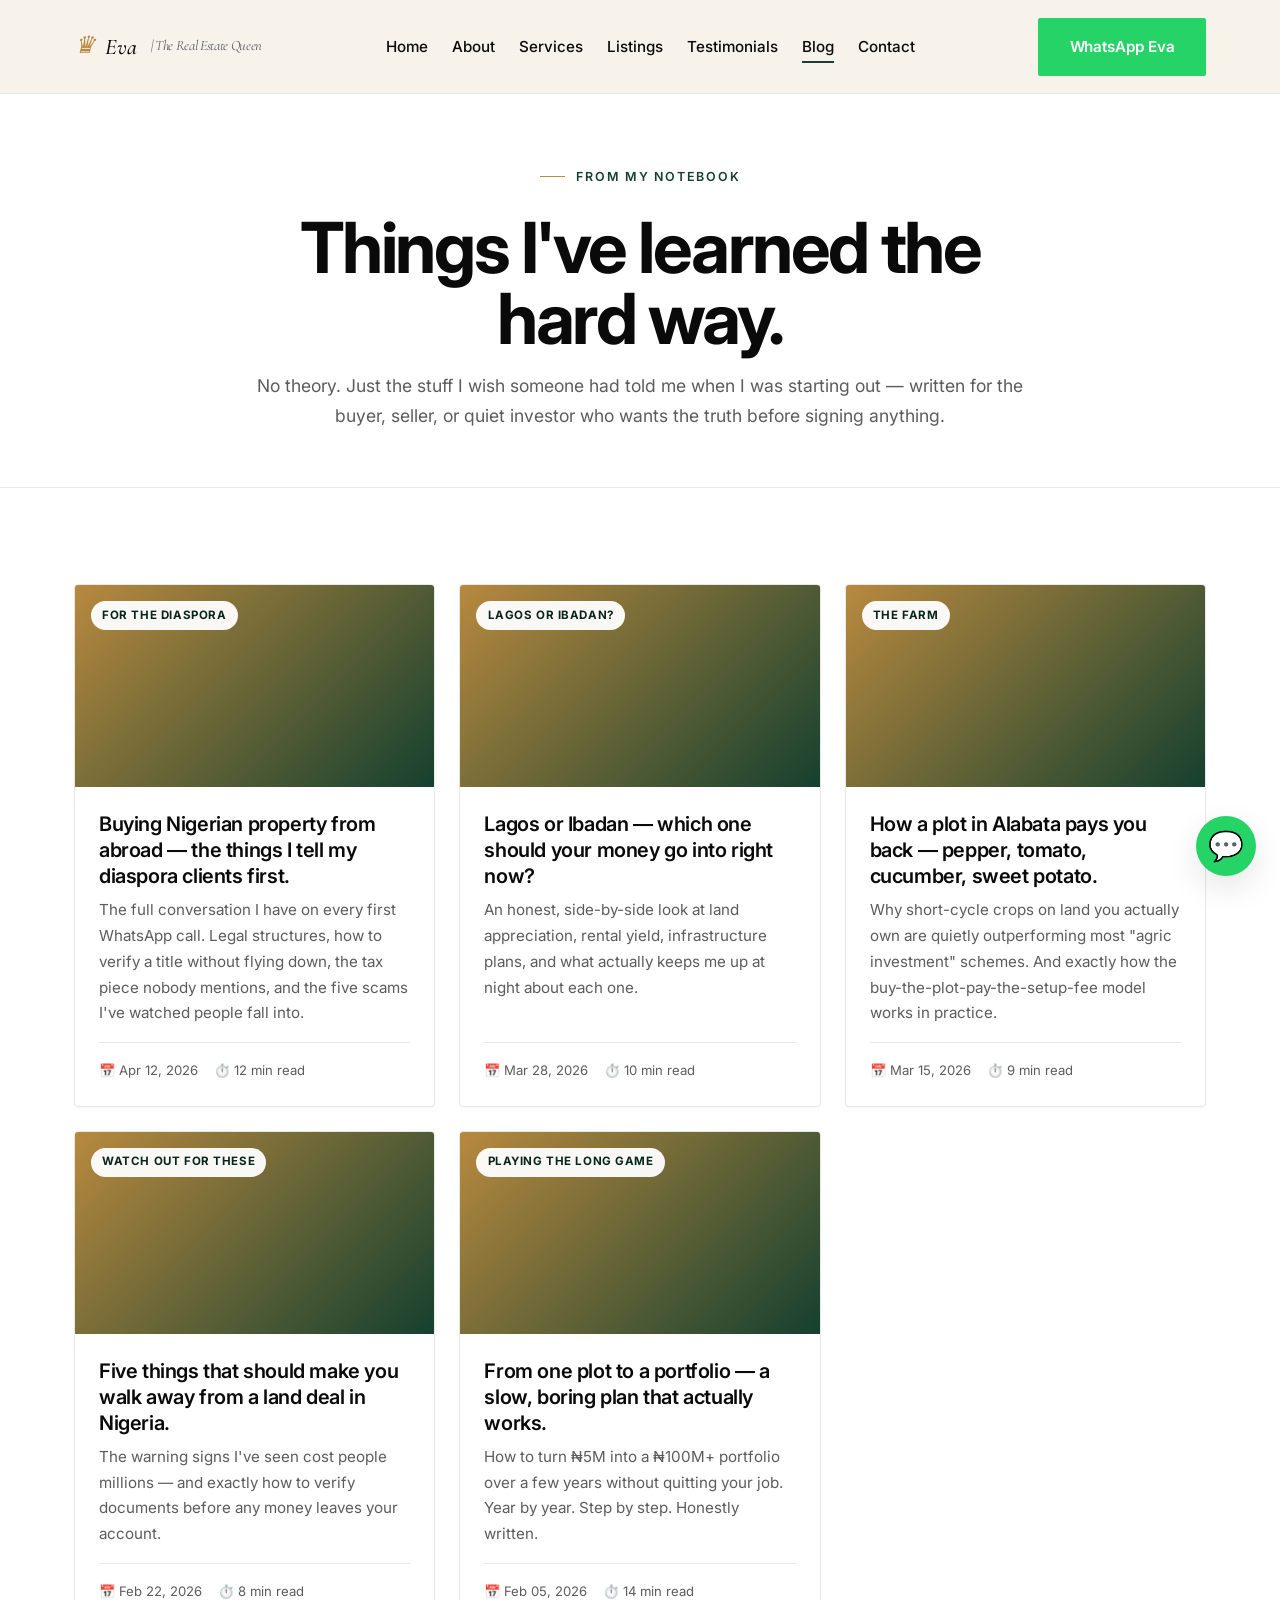
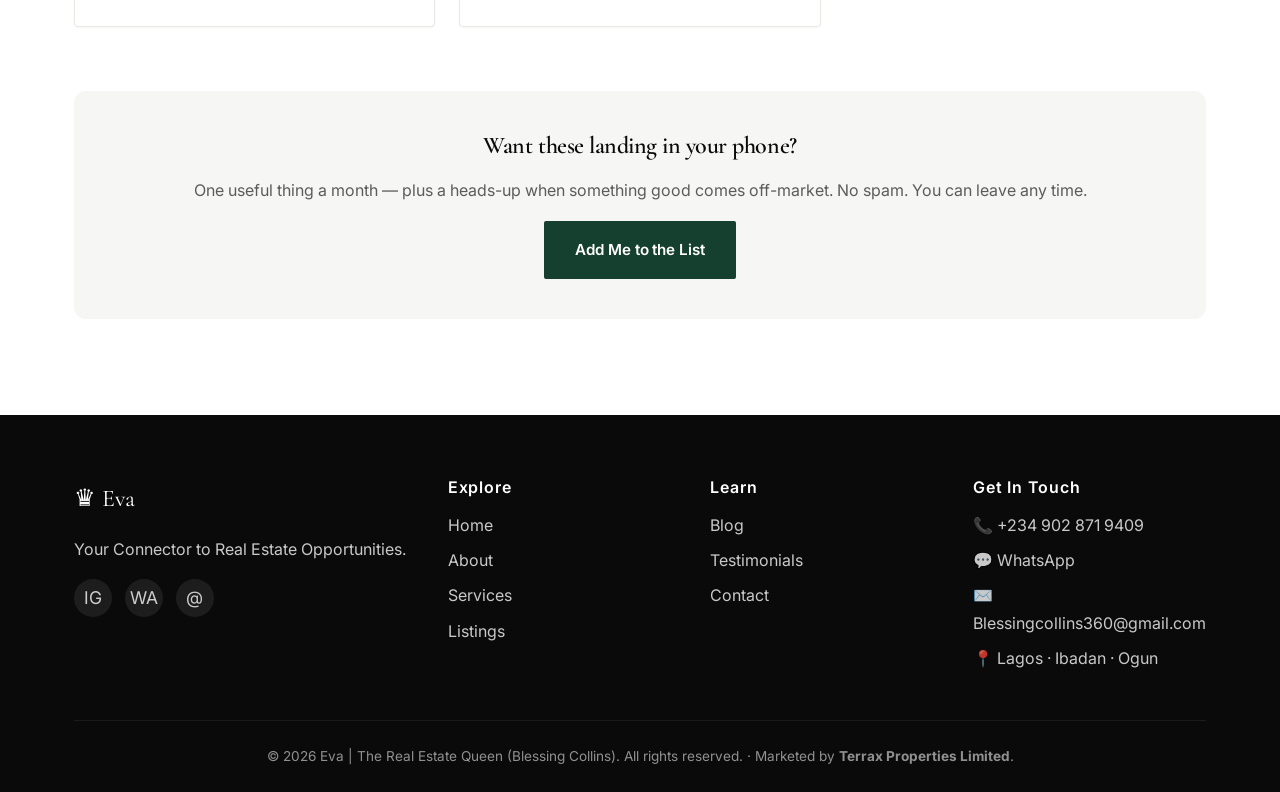
<file: blog.html>
<!DOCTYPE html>
<html lang="en">
<head>
<meta charset="UTF-8">
<meta name="viewport" content="width=device-width, initial-scale=1.0">
<title>Real Estate Investment Blog | Lagos, Ibadan & Ogun Insights | Eva</title>
<meta name="description" content="Expert insights on Nigerian real estate — diaspora guides, land verification, Ogun farm investments, ROI analysis, and market comparisons across Lagos and Ibadan.">
<meta name="keywords" content="Nigerian real estate blog, Lagos investment tips, buy land safely Nigeria, diaspora real estate guide, Ogun farm investment, real estate ROI Nigeria">
<link rel="canonical" href="https://therealestatequeen.com.ng/blog.html">
<meta property="og:title" content="Real Estate Investment Blog | Eva">
<meta property="og:description" content="Insights to help you invest smart in Nigerian real estate.">
<link rel="preconnect" href="https://fonts.googleapis.com"><link rel="preconnect" href="https://fonts.gstatic.com" crossorigin>
<link href="https://fonts.googleapis.com/css2?family=Cormorant+Garamond:ital,wght@0,500;0,600;0,700;1,500;1,600&family=Inter:wght@400;500;600;700;800&display=swap" rel="stylesheet">
<link rel="stylesheet" href="assets/css/styles.css">
</head>
<body>

<header class="site-header">
  <nav class="nav">
    <a href="index.html" class="brand"><span class="brand-crown">♛</span> Eva <span style="font-weight:400;color:var(--color-muted);font-size:0.9rem;margin-left:0.3rem;">| The Real Estate Queen</span></a>
    <ul class="nav-links">
      <li><a href="index.html">Home</a></li><li><a href="about.html">About</a></li><li><a href="services.html">Services</a></li><li><a href="listings.html">Listings</a></li><li><a href="testimonials.html">Testimonials</a></li><li><a href="blog.html">Blog</a></li><li><a href="contact.html">Contact</a></li>
    </ul>
    <div class="nav-cta"><a href="https://wa.me/2349028719409" class="btn btn-whatsapp" target="_blank" rel="noopener">WhatsApp Eva</a></div>
    <button class="nav-toggle" aria-label="Toggle menu">☰</button>
  </nav>
</header>

<section class="blog-header">
  <div class="container-narrow">
    <span class="eyebrow">From my notebook</span>
    <h1>Things I've learned the hard way.</h1>
    <p class="muted" style="font-size:1.1rem;">No theory. Just the stuff I wish someone had told me when I was starting out — written for the buyer, seller, or quiet investor who wants the truth before signing anything.</p>
  </div>
</section>

<section class="section">
  <div class="container">
    <div class="blog-grid">

      <article class="blog-card">
        <div class="blog-card-image"><span class="blog-category">For the diaspora</span></div>
        <div class="blog-card-body">
          <h3><a href="blog/diaspora-investment-guide.html">Buying Nigerian property from abroad — the things I tell my diaspora clients first.</a></h3>
          <p class="blog-card-excerpt">The full conversation I have on every first WhatsApp call. Legal structures, how to verify a title without flying down, the tax piece nobody mentions, and the five scams I've watched people fall into.</p>
          <div class="blog-meta"><span>📅 Apr 12, 2026</span><span>⏱️ 12 min read</span></div>
        </div>
      </article>

      <article class="blog-card">
        <div class="blog-card-image"><span class="blog-category">Lagos or Ibadan?</span></div>
        <div class="blog-card-body">
          <h3><a href="blog/lagos-vs-ibadan-investment.html">Lagos or Ibadan — which one should your money go into right now?</a></h3>
          <p class="blog-card-excerpt">An honest, side-by-side look at land appreciation, rental yield, infrastructure plans, and what actually keeps me up at night about each one.</p>
          <div class="blog-meta"><span>📅 Mar 28, 2026</span><span>⏱️ 10 min read</span></div>
        </div>
      </article>

      <article class="blog-card">
        <div class="blog-card-image"><span class="blog-category">The farm</span></div>
        <div class="blog-card-body">
          <h3><a href="blog/ogun-farm-investment.html">How a plot in Alabata pays you back — pepper, tomato, cucumber, sweet potato.</a></h3>
          <p class="blog-card-excerpt">Why short-cycle crops on land you actually own are quietly outperforming most "agric investment" schemes. And exactly how the buy-the-plot-pay-the-setup-fee model works in practice.</p>
          <div class="blog-meta"><span>📅 Mar 15, 2026</span><span>⏱️ 9 min read</span></div>
        </div>
      </article>

      <article class="blog-card">
        <div class="blog-card-image"><span class="blog-category">Watch out for these</span></div>
        <div class="blog-card-body">
          <h3><a href="blog/land-red-flags-nigeria.html">Five things that should make you walk away from a land deal in Nigeria.</a></h3>
          <p class="blog-card-excerpt">The warning signs I've seen cost people millions — and exactly how to verify documents before any money leaves your account.</p>
          <div class="blog-meta"><span>📅 Feb 22, 2026</span><span>⏱️ 8 min read</span></div>
        </div>
      </article>

      <article class="blog-card">
        <div class="blog-card-image"><span class="blog-category">Playing the long game</span></div>
        <div class="blog-card-body">
          <h3><a href="blog/first-plot-to-portfolio.html">From one plot to a portfolio — a slow, boring plan that actually works.</a></h3>
          <p class="blog-card-excerpt">How to turn ₦5M into a ₦100M+ portfolio over a few years without quitting your job. Year by year. Step by step. Honestly written.</p>
          <div class="blog-meta"><span>📅 Feb 05, 2026</span><span>⏱️ 14 min read</span></div>
        </div>
      </article>

    </div>

    <div style="text-align:center;margin-top:4rem;padding:2.5rem;background:var(--color-cream);border-radius:12px;">
      <h3 style="font-family:'Cormorant Garamond',serif;">Want these landing in your phone?</h3>
      <p class="muted">One useful thing a month — plus a heads-up when something good comes off-market. No spam. You can leave any time.</p>
      <a href="https://wa.me/2349028719409?text=Add%20me%20to%20your%20list%2C%20Eva." class="btn btn-primary" target="_blank" rel="noopener">Add Me to the List</a>
    </div>
  </div>
</section>

<footer class="site-footer">
  <div class="container">
    <div class="footer-grid">
      <div><div class="footer-brand">♛ Eva</div><p>Your Connector to Real Estate Opportunities.</p><div class="socials"><a href="https://instagram.com/is_evablessing" class="social-icon" target="_blank" rel="noopener">IG</a><a href="https://wa.me/2349028719409" class="social-icon" target="_blank" rel="noopener">WA</a><a href="mailto:Blessingcollins360@gmail.com" class="social-icon">@</a></div></div>
      <div><h4>Explore</h4><ul><li><a href="index.html">Home</a></li><li><a href="about.html">About</a></li><li><a href="services.html">Services</a></li><li><a href="listings.html">Listings</a></li></ul></div>
      <div><h4>Learn</h4><ul><li><a href="blog.html">Blog</a></li><li><a href="testimonials.html">Testimonials</a></li><li><a href="contact.html">Contact</a></li></ul></div>
      <div><h4>Get In Touch</h4><ul><li>📞 <a href="tel:+2349028719409">+234 902 871 9409</a></li><li>💬 <a href="https://wa.me/2349028719409" target="_blank" rel="noopener">WhatsApp</a></li><li>✉️ <a href="mailto:Blessingcollins360@gmail.com">Blessingcollins360@gmail.com</a></li><li>📍 Lagos · Ibadan · Ogun</li></ul></div>
    </div>
    <div class="footer-bottom">© 2026 Eva | The Real Estate Queen (Blessing Collins). All rights reserved. · Marketed by <strong>Terrax Properties Limited</strong>.</div>
  </div>
</footer>

<a href="https://wa.me/2349028719409" class="whatsapp-float" target="_blank" rel="noopener" aria-label="WhatsApp">💬</a>
<script src="assets/js/script.js"></script>
</body>
</html>
</file>
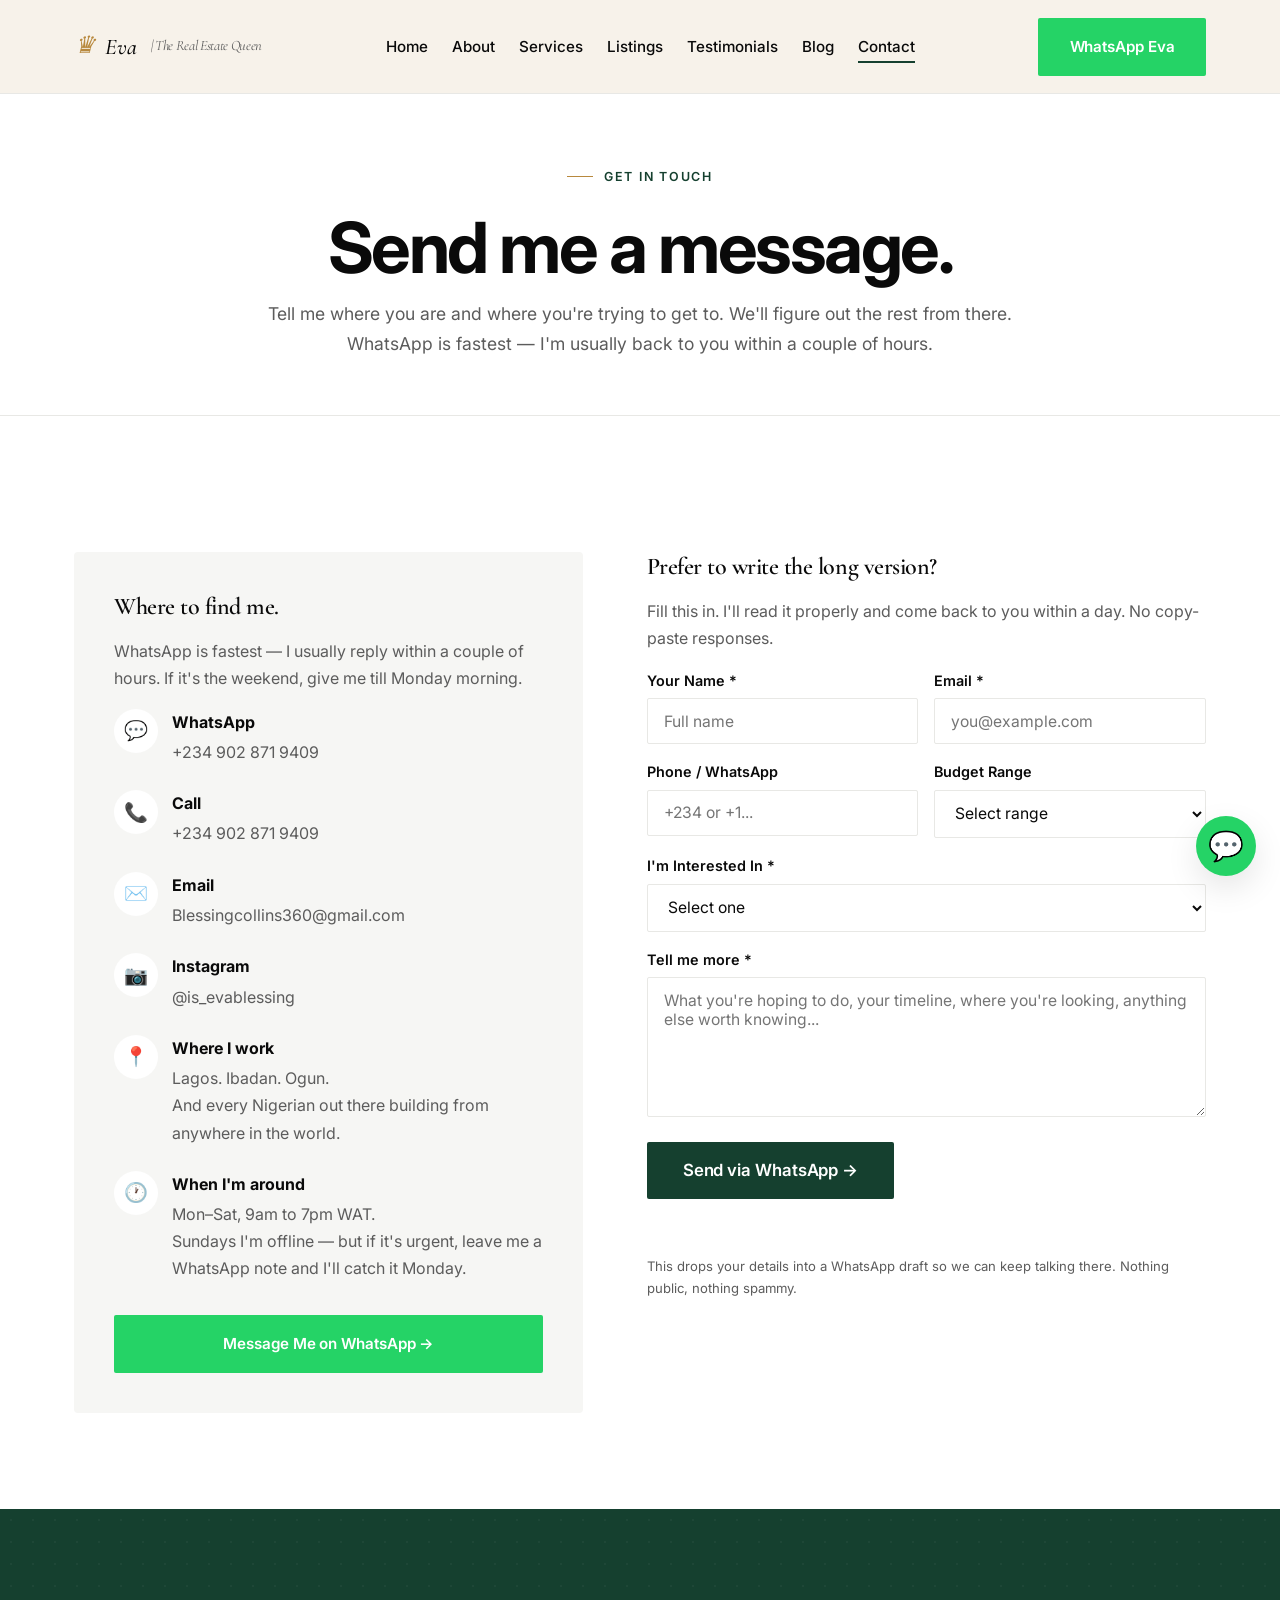
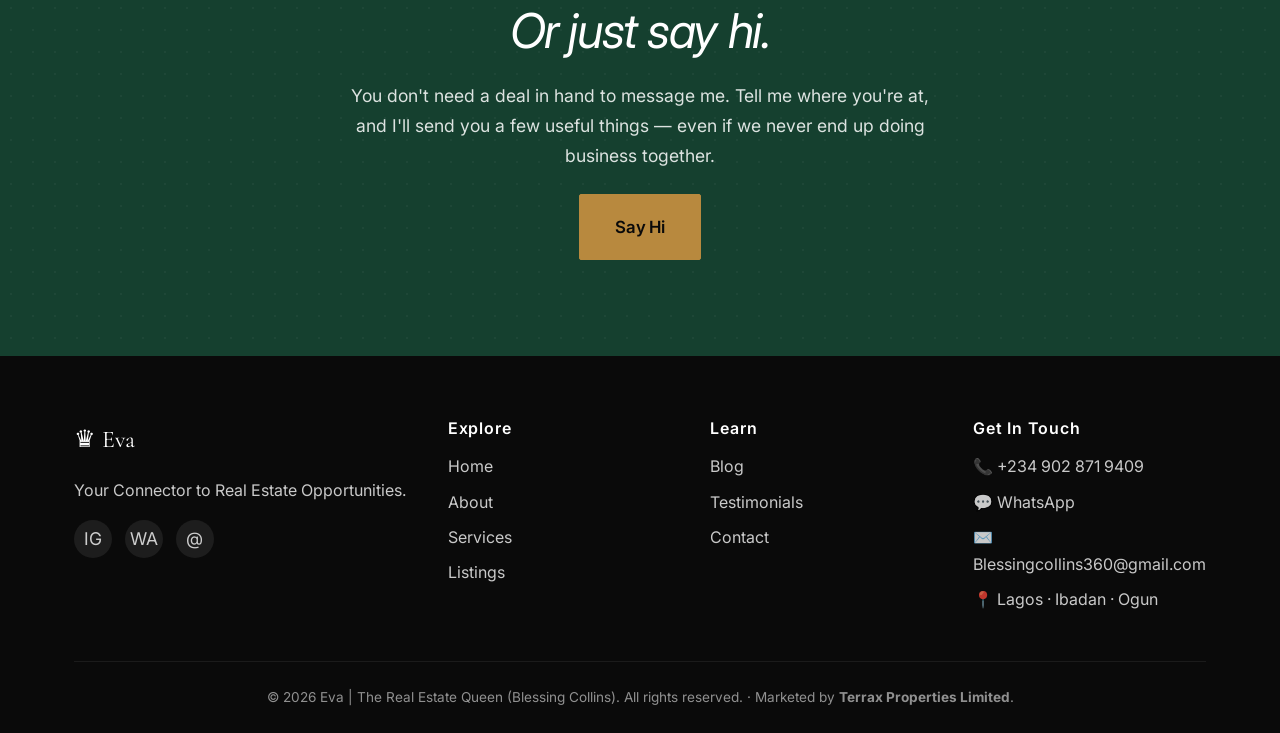
<file: contact.html>
<!DOCTYPE html>
<html lang="en">
<head>
<meta charset="UTF-8">
<meta name="viewport" content="width=device-width, initial-scale=1.0">
<title>Contact Eva | WhatsApp, Email & Consultation Booking | The Real Estate Queen</title>
<meta name="description" content="Get in touch with Eva (Blessing Collins) for land, property, farm investments, and short-let bookings in Lagos, Ibadan, and Ogun. WhatsApp +234 902 871 9409.">
<link rel="canonical" href="https://therealestatequeen.com.ng/contact.html">
<link rel="preconnect" href="https://fonts.googleapis.com"><link rel="preconnect" href="https://fonts.gstatic.com" crossorigin>
<link href="https://fonts.googleapis.com/css2?family=Cormorant+Garamond:ital,wght@0,500;0,600;0,700;1,500;1,600&family=Inter:wght@400;500;600;700;800&display=swap" rel="stylesheet">
<link rel="stylesheet" href="assets/css/styles.css">
</head>
<body>

<header class="site-header">
  <nav class="nav">
    <a href="index.html" class="brand"><span class="brand-crown">♛</span> Eva <span style="font-weight:400;color:var(--color-muted);font-size:0.9rem;margin-left:0.3rem;">| The Real Estate Queen</span></a>
    <ul class="nav-links">
      <li><a href="index.html">Home</a></li><li><a href="about.html">About</a></li><li><a href="services.html">Services</a></li><li><a href="listings.html">Listings</a></li><li><a href="testimonials.html">Testimonials</a></li><li><a href="blog.html">Blog</a></li><li><a href="contact.html">Contact</a></li>
    </ul>
    <div class="nav-cta"><a href="https://wa.me/2349028719409" class="btn btn-whatsapp" target="_blank" rel="noopener">WhatsApp Eva</a></div>
    <button class="nav-toggle" aria-label="Toggle menu">☰</button>
  </nav>
</header>

<section class="blog-header">
  <div class="container-narrow">
    <span class="eyebrow">Get in touch</span>
    <h1>Send me a message.</h1>
    <p class="muted" style="font-size:1.1rem;">Tell me where you are and where you're trying to get to. We'll figure out the rest from there. WhatsApp is fastest — I'm usually back to you within a couple of hours.</p>
  </div>
</section>

<section class="section">
  <div class="container">
    <div class="contact-grid">
      <div class="contact-info">
        <h3>Where to find me.</h3>
        <p class="muted">WhatsApp is fastest — I usually reply within a couple of hours. If it's the weekend, give me till Monday morning.</p>

        <div class="contact-item">
          <div class="contact-icon">💬</div>
          <div>
            <strong>WhatsApp</strong>
            <a href="https://wa.me/2349028719409" target="_blank" rel="noopener">+234 902 871 9409</a>
          </div>
        </div>
        <div class="contact-item">
          <div class="contact-icon">📞</div>
          <div>
            <strong>Call</strong>
            <a href="tel:+2349028719409">+234 902 871 9409</a>
          </div>
        </div>
        <div class="contact-item">
          <div class="contact-icon">✉️</div>
          <div>
            <strong>Email</strong>
            <a href="mailto:Blessingcollins360@gmail.com">Blessingcollins360@gmail.com</a>
          </div>
        </div>
        <div class="contact-item">
          <div class="contact-icon">📷</div>
          <div>
            <strong>Instagram</strong>
            <a href="https://instagram.com/is_evablessing" target="_blank" rel="noopener">@is_evablessing</a>
          </div>
        </div>
        <div class="contact-item">
          <div class="contact-icon">📍</div>
          <div>
            <strong>Where I work</strong>
            <span style="color:var(--color-muted);">Lagos. Ibadan. Ogun.<br>And every Nigerian out there building from anywhere in the world.</span>
          </div>
        </div>
        <div class="contact-item">
          <div class="contact-icon">🕐</div>
          <div>
            <strong>When I'm around</strong>
            <span style="color:var(--color-muted);">Mon–Sat, 9am to 7pm WAT.<br>Sundays I'm offline — but if it's urgent, leave me a WhatsApp note and I'll catch it Monday.</span>
          </div>
        </div>

        <div style="margin-top:2rem;">
          <a href="https://wa.me/2349028719409?text=Hi%20Eva%2C%20I%27d%20like%20to%20talk." class="btn btn-whatsapp" style="width:100%;" target="_blank" rel="noopener">Message Me on WhatsApp →</a>
        </div>
      </div>

      <div>
        <h3 style="font-family:'Cormorant Garamond',serif;">Prefer to write the long version?</h3>
        <p class="muted">Fill this in. I'll read it properly and come back to you within a day. No copy-paste responses.</p>

        <form class="form" id="contact-form">
          <div class="form-row">
            <div>
              <label for="name">Your Name *</label>
              <input type="text" id="name" name="name" required placeholder="Full name">
            </div>
            <div>
              <label for="email">Email *</label>
              <input type="email" id="email" name="email" required placeholder="you@example.com">
            </div>
          </div>

          <div class="form-row">
            <div>
              <label for="phone">Phone / WhatsApp</label>
              <input type="tel" id="phone" name="phone" placeholder="+234 or +1...">
            </div>
            <div>
              <label for="budget">Budget Range</label>
              <select id="budget" name="budget">
                <option value="">Select range</option>
                <option>Under ₦5M</option>
                <option>₦5M – ₦15M</option>
                <option>₦15M – ₦50M</option>
                <option>₦50M – ₦150M</option>
                <option>₦150M+</option>
                <option>I'm flexible / Exploring</option>
              </select>
            </div>
          </div>

          <div>
            <label for="interest">I'm Interested In *</label>
            <select id="interest" name="interest" required>
              <option value="">Select one</option>
              <option>Buying land (Lagos / Ibadan)</option>
              <option>Buying a home</option>
              <option>Selling a property</option>
              <option>Farm investment (Ogun State)</option>
              <option>Short-let booking (Lagos)</option>
              <option>Diaspora investment (from abroad)</option>
              <option>Just exploring</option>
            </select>
          </div>

          <div>
            <label for="message">Tell me more *</label>
            <textarea id="message" name="message" required placeholder="What you're hoping to do, your timeline, where you're looking, anything else worth knowing..."></textarea>
          </div>

          <button type="submit" class="btn btn-primary btn-lg" style="align-self:flex-start;">Send via WhatsApp →</button>
          <p id="form-status" style="font-size:0.9rem;margin-top:0.5rem;"></p>
          <p class="muted" style="font-size:0.82rem;">This drops your details into a WhatsApp draft so we can keep talking there. Nothing public, nothing spammy.</p>
        </form>
      </div>
    </div>
  </div>
</section>

<section class="cta-band">
  <div class="container">
    <h2>Or just say hi.</h2>
    <p>You don't need a deal in hand to message me. Tell me where you're at, and I'll send you a few useful things — even if we never end up doing business together.</p>
    <a href="https://wa.me/2349028719409?text=Hi%20Eva%2C%20I%20just%20wanted%20to%20say%20hi." class="btn btn-primary btn-lg" target="_blank" rel="noopener">Say Hi</a>
  </div>
</section>

<footer class="site-footer">
  <div class="container">
    <div class="footer-grid">
      <div><div class="footer-brand">♛ Eva</div><p>Your Connector to Real Estate Opportunities.</p><div class="socials"><a href="https://instagram.com/is_evablessing" class="social-icon" target="_blank" rel="noopener">IG</a><a href="https://wa.me/2349028719409" class="social-icon" target="_blank" rel="noopener">WA</a><a href="mailto:Blessingcollins360@gmail.com" class="social-icon">@</a></div></div>
      <div><h4>Explore</h4><ul><li><a href="index.html">Home</a></li><li><a href="about.html">About</a></li><li><a href="services.html">Services</a></li><li><a href="listings.html">Listings</a></li></ul></div>
      <div><h4>Learn</h4><ul><li><a href="blog.html">Blog</a></li><li><a href="testimonials.html">Testimonials</a></li><li><a href="contact.html">Contact</a></li></ul></div>
      <div><h4>Get In Touch</h4><ul><li>📞 <a href="tel:+2349028719409">+234 902 871 9409</a></li><li>💬 <a href="https://wa.me/2349028719409" target="_blank" rel="noopener">WhatsApp</a></li><li>✉️ <a href="mailto:Blessingcollins360@gmail.com">Blessingcollins360@gmail.com</a></li><li>📍 Lagos · Ibadan · Ogun</li></ul></div>
    </div>
    <div class="footer-bottom">© 2026 Eva | The Real Estate Queen (Blessing Collins). All rights reserved. · Marketed by <strong>Terrax Properties Limited</strong>.</div>
  </div>
</footer>

<a href="https://wa.me/2349028719409" class="whatsapp-float" target="_blank" rel="noopener" aria-label="WhatsApp">💬</a>
<script src="assets/js/script.js"></script>
</body>
</html>
</file>
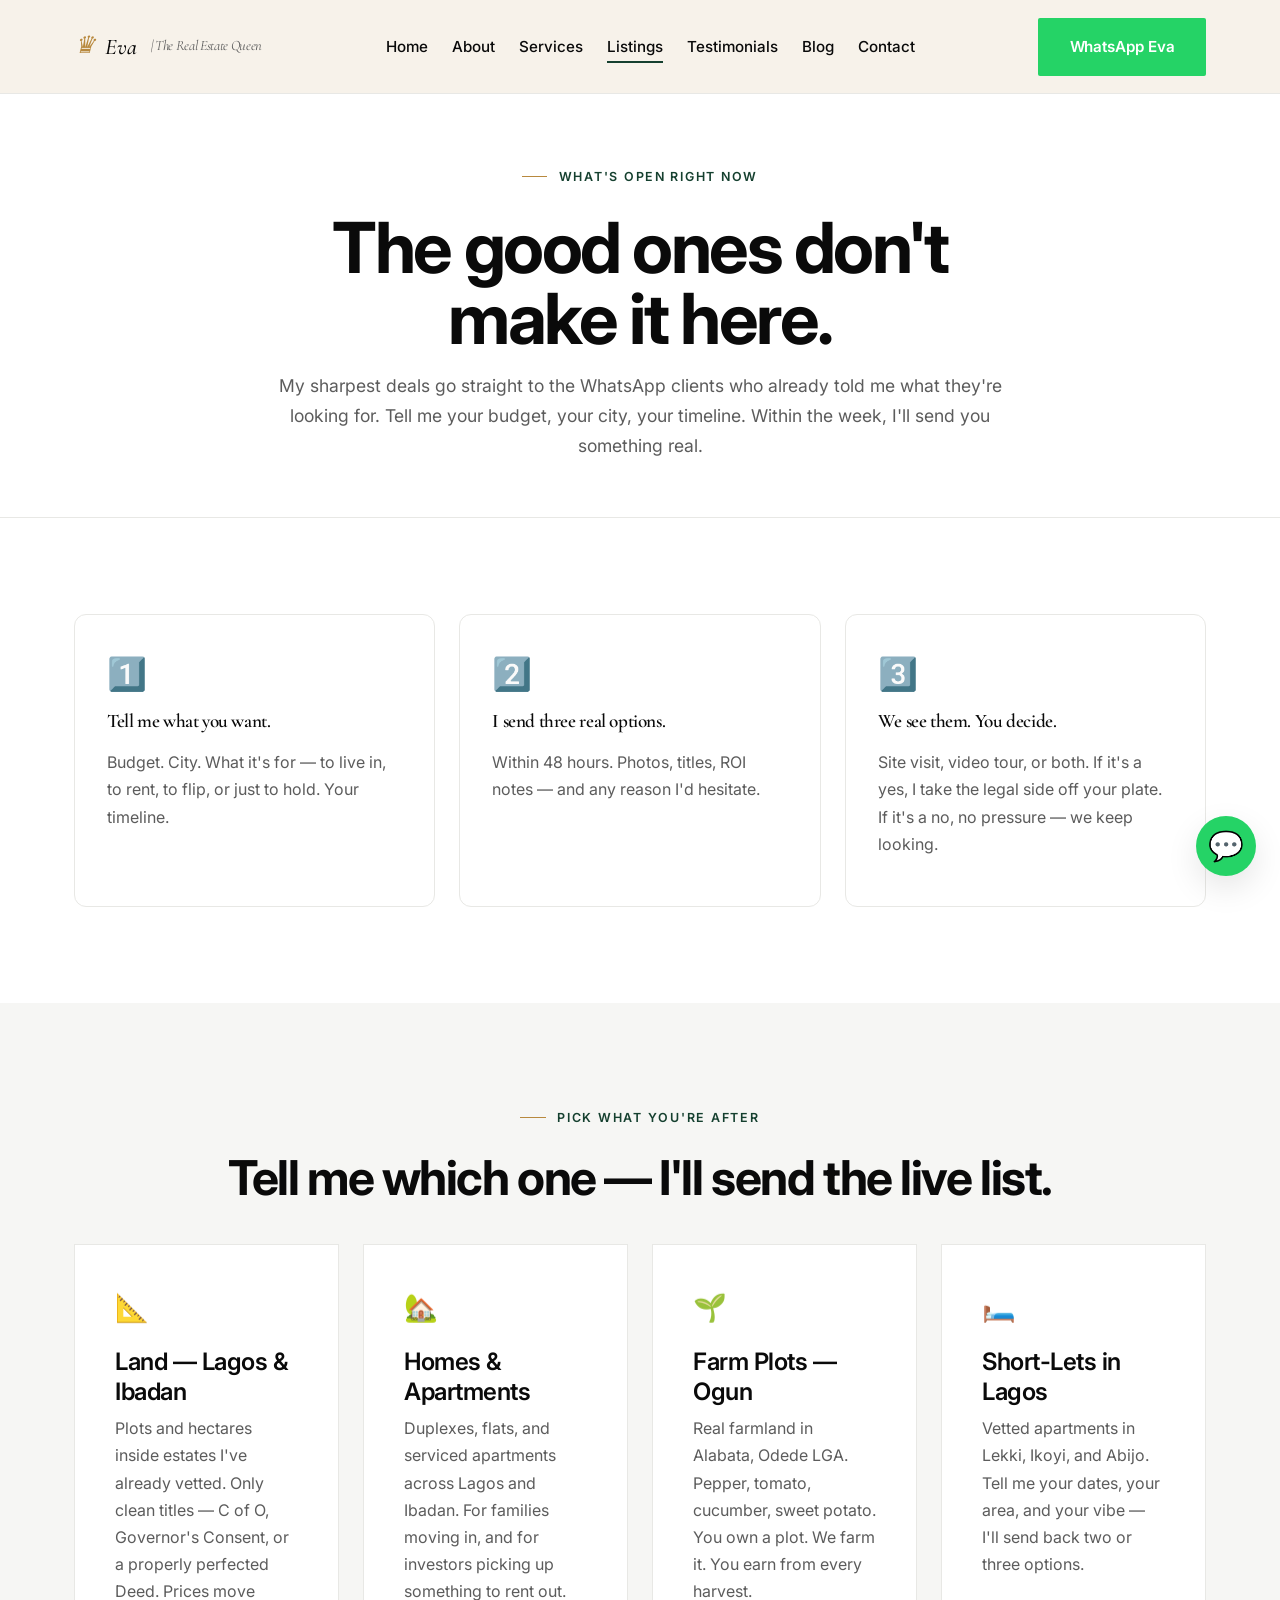
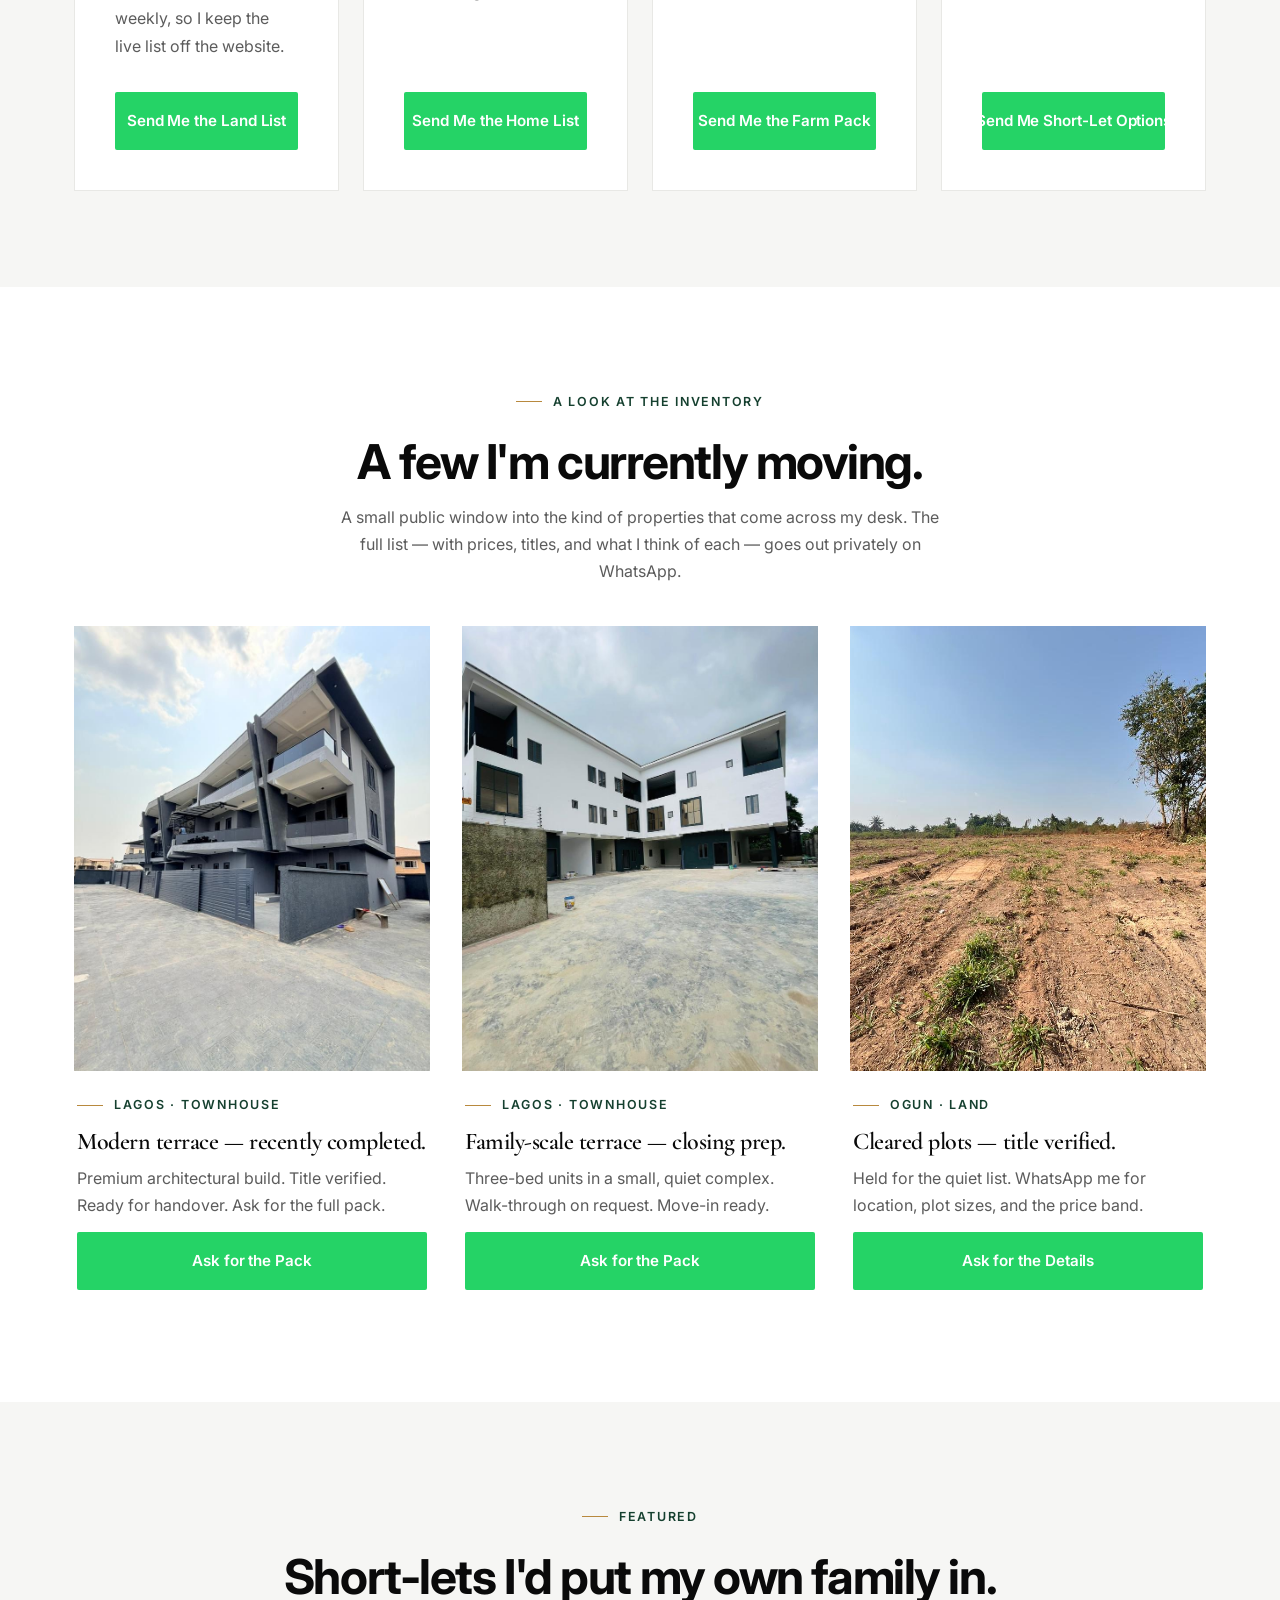
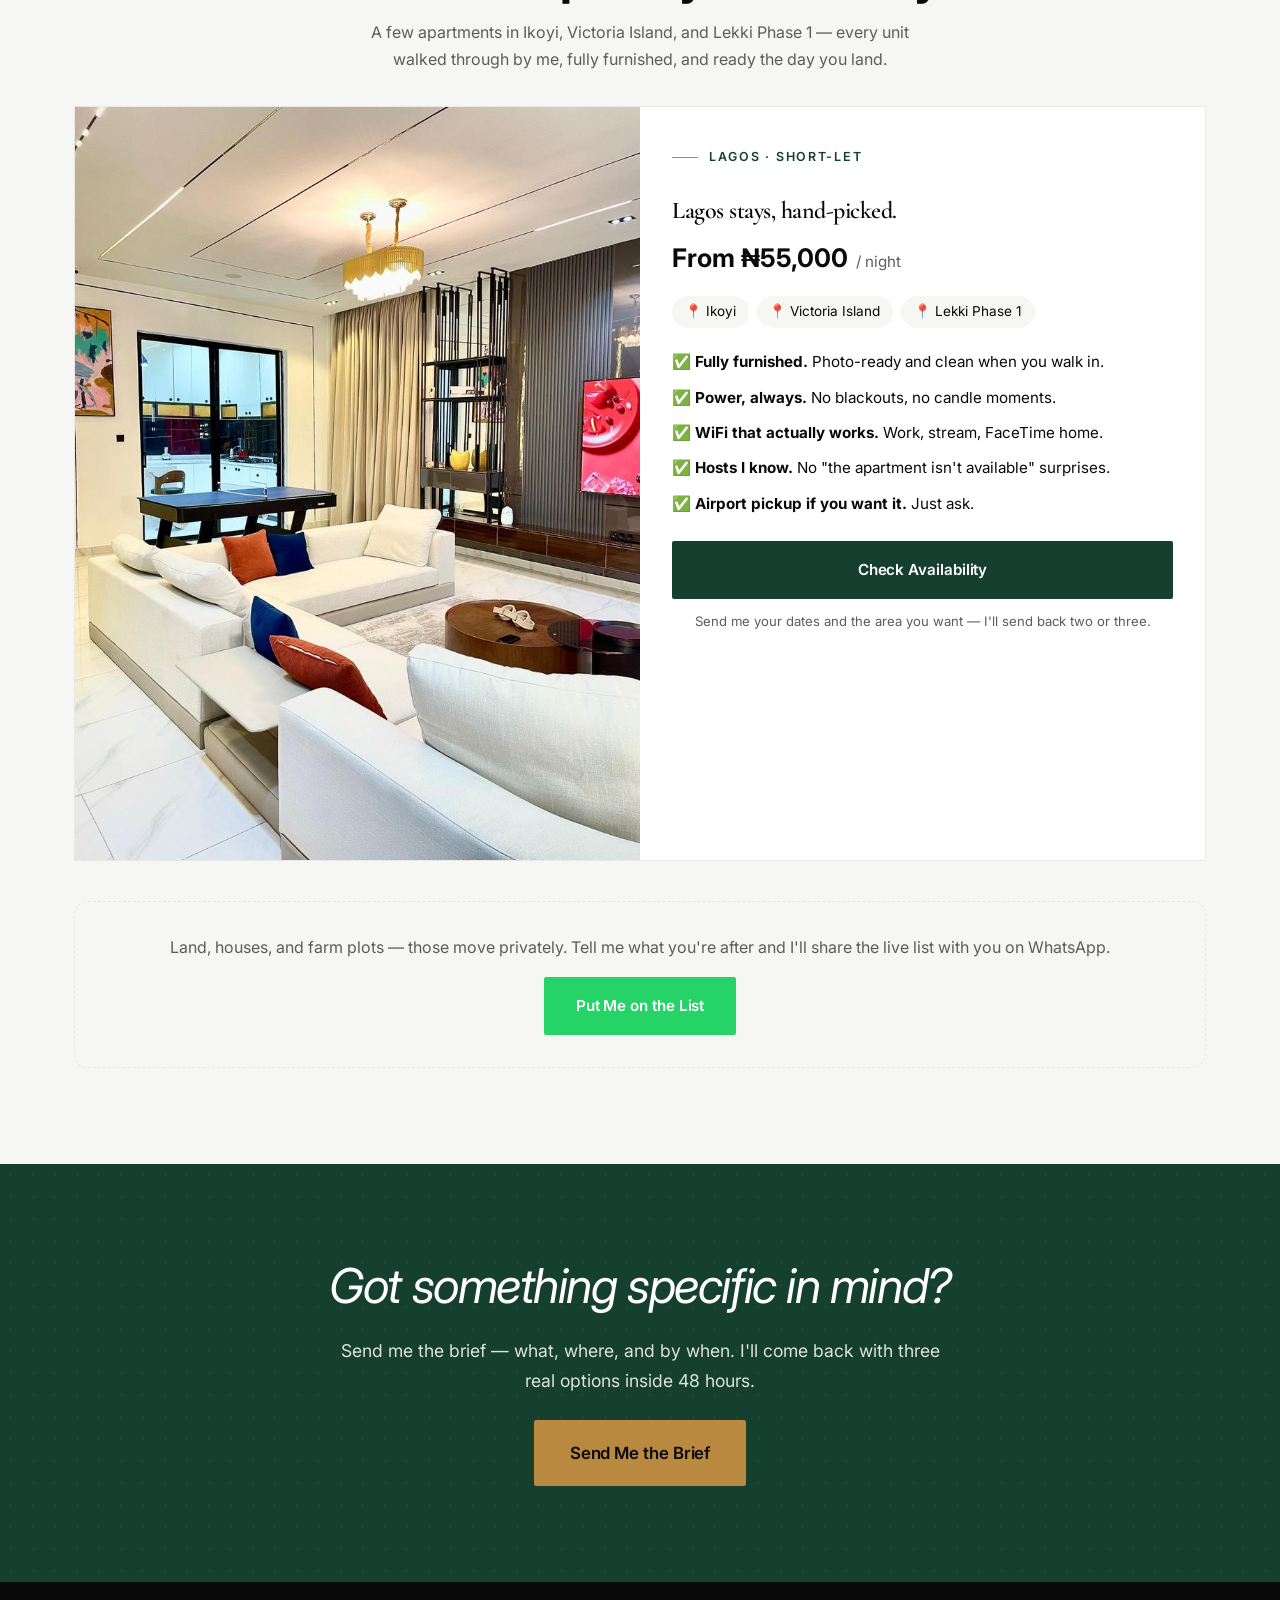
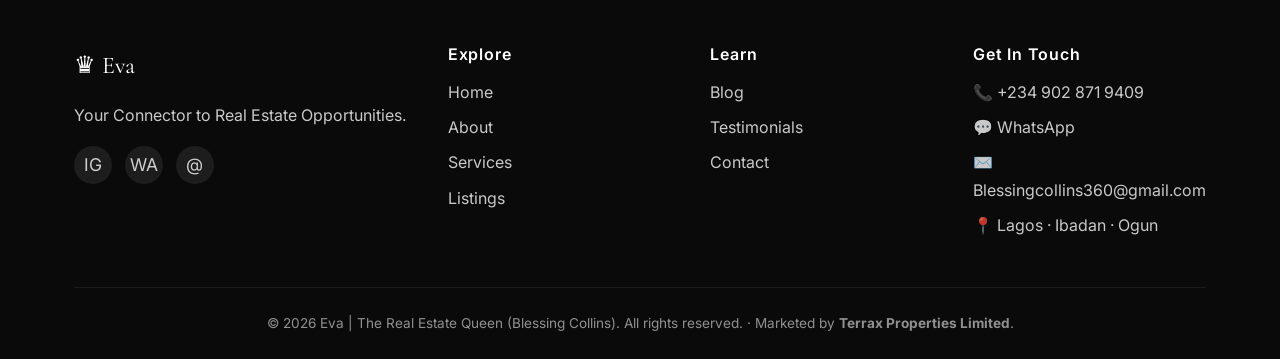
<file: listings.html>
<!DOCTYPE html>
<html lang="en">
<head>
<meta charset="UTF-8">
<meta name="viewport" content="width=device-width, initial-scale=1.0">
<title>Current Listings | Land, Homes, Farm Plots & Short-Lets | Eva</title>
<meta name="description" content="Current real estate opportunities curated by Eva — verified land in Lagos & Ibadan, homes, Ogun State farm plots, and short-let apartments in Lagos. Most deals shared privately on WhatsApp.">
<link rel="canonical" href="https://therealestatequeen.com.ng/listings.html">
<link rel="preconnect" href="https://fonts.googleapis.com"><link rel="preconnect" href="https://fonts.gstatic.com" crossorigin>
<link href="https://fonts.googleapis.com/css2?family=Cormorant+Garamond:ital,wght@0,500;0,600;0,700;1,500;1,600&family=Inter:wght@400;500;600;700;800&display=swap" rel="stylesheet">
<link rel="stylesheet" href="assets/css/styles.css">
</head>
<body>

<header class="site-header">
  <nav class="nav">
    <a href="index.html" class="brand"><span class="brand-crown">♛</span> Eva <span style="font-weight:400;color:var(--color-muted);font-size:0.9rem;margin-left:0.3rem;">| The Real Estate Queen</span></a>
    <ul class="nav-links">
      <li><a href="index.html">Home</a></li><li><a href="about.html">About</a></li><li><a href="services.html">Services</a></li><li><a href="listings.html">Listings</a></li><li><a href="testimonials.html">Testimonials</a></li><li><a href="blog.html">Blog</a></li><li><a href="contact.html">Contact</a></li>
    </ul>
    <div class="nav-cta"><a href="https://wa.me/2349028719409" class="btn btn-whatsapp" target="_blank" rel="noopener">WhatsApp Eva</a></div>
    <button class="nav-toggle" aria-label="Toggle menu">☰</button>
  </nav>
</header>

<section class="blog-header">
  <div class="container-narrow">
    <span class="eyebrow">What's open right now</span>
    <h1>The good ones don't make it here.</h1>
    <p class="muted" style="font-size:1.1rem;">My sharpest deals go straight to the WhatsApp clients who already told me what they're looking for. Tell me your budget, your city, your timeline. Within the week, I'll send you something real.</p>
  </div>
</section>

<!-- HOW IT WORKS -->
<section class="section">
  <div class="container">
    <div style="display:grid;grid-template-columns:repeat(auto-fit,minmax(260px,1fr));gap:1.5rem;">
      <div style="background:var(--color-surface);padding:2rem;border-radius:12px;border:1px solid var(--color-border);">
        <div style="font-size:2rem;margin-bottom:0.5rem;">1️⃣</div>
        <h3 style="font-family:'Cormorant Garamond',serif;font-size:1.2rem;">Tell me what you want.</h3>
        <p class="muted">Budget. City. What it's for — to live in, to rent, to flip, or just to hold. Your timeline.</p>
      </div>
      <div style="background:var(--color-surface);padding:2rem;border-radius:12px;border:1px solid var(--color-border);">
        <div style="font-size:2rem;margin-bottom:0.5rem;">2️⃣</div>
        <h3 style="font-family:'Cormorant Garamond',serif;font-size:1.2rem;">I send three real options.</h3>
        <p class="muted">Within 48 hours. Photos, titles, ROI notes — and any reason I'd hesitate.</p>
      </div>
      <div style="background:var(--color-surface);padding:2rem;border-radius:12px;border:1px solid var(--color-border);">
        <div style="font-size:2rem;margin-bottom:0.5rem;">3️⃣</div>
        <h3 style="font-family:'Cormorant Garamond',serif;font-size:1.2rem;">We see them. You decide.</h3>
        <p class="muted">Site visit, video tour, or both. If it's a yes, I take the legal side off your plate. If it's a no, no pressure — we keep looking.</p>
      </div>
    </div>
  </div>
</section>

<!-- CATEGORIES -->
<section class="section" style="background:var(--color-cream);">
  <div class="container">
    <div class="text-center" style="margin-bottom:2rem;">
      <span class="eyebrow">Pick what you're after</span>
      <h2>Tell me which one — I'll send the live list.</h2>
    </div>

    <div class="services-grid">
      <div class="service-card">
        <div class="service-icon">📐</div>
        <h3>Land — Lagos &amp; Ibadan</h3>
        <p>Plots and hectares inside estates I've already vetted. Only clean titles — C of O, Governor's Consent, or a properly perfected Deed. Prices move weekly, so I keep the live list off the website.</p>
        <a href="https://wa.me/2349028719409?text=Please%20send%20me%20your%20current%20land%20list." class="btn btn-whatsapp" style="margin-top:1rem;width:100%;" target="_blank" rel="noopener">Send Me the Land List</a>
      </div>

      <div class="service-card">
        <div class="service-icon">🏡</div>
        <h3>Homes &amp; Apartments</h3>
        <p>Duplexes, flats, and serviced apartments across Lagos and Ibadan. For families moving in, and for investors picking up something to rent out.</p>
        <a href="https://wa.me/2349028719409?text=Please%20send%20me%20your%20current%20home%20list." class="btn btn-whatsapp" style="margin-top:1rem;width:100%;" target="_blank" rel="noopener">Send Me the Home List</a>
      </div>

      <div class="service-card">
        <div class="service-icon">🌱</div>
        <h3>Farm Plots — Ogun</h3>
        <p>Real farmland in Alabata, Odede LGA. Pepper, tomato, cucumber, sweet potato. You own a plot. We farm it. You earn from every harvest.</p>
        <a href="https://wa.me/2349028719409?text=Send%20me%20the%20Ogun%20farm%20pack." class="btn btn-whatsapp" style="margin-top:1rem;width:100%;" target="_blank" rel="noopener">Send Me the Farm Pack</a>
      </div>

      <div class="service-card">
        <div class="service-icon">🛏️</div>
        <h3>Short-Lets in Lagos</h3>
        <p>Vetted apartments in Lekki, Ikoyi, and Abijo. Tell me your dates, your area, and your vibe — I'll send back two or three options.</p>
        <a href="https://wa.me/2349028719409?text=I%20need%20a%20short-let%20in%20Lagos." class="btn btn-whatsapp" style="margin-top:1rem;width:100%;" target="_blank" rel="noopener">Send Me Short-Let Options</a>
      </div>
    </div>
  </div>
</section>

<!-- CURRENTLY MOVING -->
<section class="section">
  <div class="container">
    <div class="text-center" style="margin-bottom:2.5rem;">
      <span class="eyebrow">A look at the inventory</span>
      <h2>A few I'm currently moving.</h2>
      <p class="muted" style="max-width:620px;margin:0 auto;">A small public window into the kind of properties that come across my desk. The full list — with prices, titles, and what I think of each — goes out privately on WhatsApp.</p>
    </div>

    <div style="display:grid;grid-template-columns:repeat(auto-fit,minmax(300px,1fr));gap:2rem;">

      <article>
        <div style="aspect-ratio:4/5;overflow:hidden;background:var(--color-cream);"><img src="assets/img/listings/home-townhouse-modern.jpg" alt="Modern angular townhouse with concrete fins and balconies — premium Lagos build" style="width:100%;height:100%;object-fit:cover;"></div>
        <div style="padding:1rem 0.2rem;">
          <span class="eyebrow" style="margin-bottom:0.4rem;">Lagos · Townhouse</span>
          <h3 style="font-family:'Cormorant Garamond',serif;font-size:1.5rem;margin:0.3rem 0 0.5rem;">Modern terrace — recently completed.</h3>
          <p class="muted" style="margin:0 0 0.8rem;">Premium architectural build. Title verified. Ready for handover. Ask for the full pack.</p>
          <a href="https://wa.me/2349028719409?text=Hi%20Eva%2C%20please%20send%20me%20the%20pack%20on%20the%20modern%20Lagos%20terrace." class="btn btn-whatsapp" style="width:100%;" target="_blank" rel="noopener">Ask for the Pack</a>
        </div>
      </article>

      <article>
        <div style="aspect-ratio:4/5;overflow:hidden;background:var(--color-cream);"><img src="assets/img/listings/home-townhouse-white.jpg" alt="Three-storey white townhouse complex with dark window frames — family-scale Lagos terrace" style="width:100%;height:100%;object-fit:cover;"></div>
        <div style="padding:1rem 0.2rem;">
          <span class="eyebrow" style="margin-bottom:0.4rem;">Lagos · Townhouse</span>
          <h3 style="font-family:'Cormorant Garamond',serif;font-size:1.5rem;margin:0.3rem 0 0.5rem;">Family-scale terrace — closing prep.</h3>
          <p class="muted" style="margin:0 0 0.8rem;">Three-bed units in a small, quiet complex. Walk-through on request. Move-in ready.</p>
          <a href="https://wa.me/2349028719409?text=Hi%20Eva%2C%20please%20send%20me%20the%20pack%20on%20the%20white%20townhouse%20in%20Lagos." class="btn btn-whatsapp" style="width:100%;" target="_blank" rel="noopener">Ask for the Pack</a>
        </div>
      </article>

      <article>
        <div style="aspect-ratio:4/5;overflow:hidden;background:var(--color-cream);"><img src="assets/img/listings/land-cleared.jpg" alt="Cleared land in Ogun State with red earth and palm trees — title-verified plots ready for purchase" style="width:100%;height:100%;object-fit:cover;"></div>
        <div style="padding:1rem 0.2rem;">
          <span class="eyebrow" style="margin-bottom:0.4rem;">Ogun · Land</span>
          <h3 style="font-family:'Cormorant Garamond',serif;font-size:1.5rem;margin:0.3rem 0 0.5rem;">Cleared plots — title verified.</h3>
          <p class="muted" style="margin:0 0 0.8rem;">Held for the quiet list. WhatsApp me for location, plot sizes, and the price band.</p>
          <a href="https://wa.me/2349028719409?text=Hi%20Eva%2C%20please%20send%20me%20the%20Ogun%20land%20details." class="btn btn-whatsapp" style="width:100%;" target="_blank" rel="noopener">Ask for the Details</a>
        </div>
      </article>

    </div>
  </div>
</section>

<!-- FEATURED SHORT-LET LISTING -->
<section class="section" style="background:var(--color-cream);">
  <div class="container">
    <div class="text-center" style="margin-bottom:2rem;">
      <span class="eyebrow">Featured</span>
      <h2>Short-lets I'd put my own family in.</h2>
      <p class="muted" style="max-width:580px;margin:0 auto;">A few apartments in Ikoyi, Victoria Island, and Lekki Phase 1 — every unit walked through by me, fully furnished, and ready the day you land.</p>
    </div>

    <div style="background:var(--color-surface);border:1px solid var(--color-border);overflow:hidden;display:grid;grid-template-columns:1fr 1fr;gap:0;align-items:stretch;">
      <div style="min-height:340px;overflow:hidden;">
        <img src="assets/img/listings/shortlet-living-room.jpg" alt="Interior of a vetted short-let apartment in Lagos — modern living room with statement chandelier, white sofas with bold accent pillows" style="width:100%;height:100%;object-fit:cover;display:block;">
      </div>
      <div style="padding:2rem;">
        <span class="eyebrow">Lagos · Short-Let</span>
        <h3 style="font-family:'Cormorant Garamond',serif;font-size:1.5rem;margin:0.3rem 0 0.6rem;">Lagos stays, hand-picked.</h3>
        <div style="display:flex;align-items:baseline;gap:0.5rem;margin-bottom:1rem;">
          <span style="font-size:1.6rem;font-weight:700;">From ₦55,000</span>
          <span class="muted" style="font-size:0.95rem;">/ night</span>
        </div>

        <div style="display:flex;flex-wrap:wrap;gap:0.5rem;margin-bottom:1rem;">
          <span style="background:var(--color-cream);padding:0.3rem 0.8rem;border-radius:999px;font-size:0.85rem;">📍 Ikoyi</span>
          <span style="background:var(--color-cream);padding:0.3rem 0.8rem;border-radius:999px;font-size:0.85rem;">📍 Victoria Island</span>
          <span style="background:var(--color-cream);padding:0.3rem 0.8rem;border-radius:999px;font-size:0.85rem;">📍 Lekki Phase 1</span>
        </div>

        <ul style="list-style:none;padding:0;margin:0 0 1.2rem;font-size:0.95rem;">
          <li style="padding:0.3rem 0;">✅ <strong>Fully furnished.</strong> Photo-ready and clean when you walk in.</li>
          <li style="padding:0.3rem 0;">✅ <strong>Power, always.</strong> No blackouts, no candle moments.</li>
          <li style="padding:0.3rem 0;">✅ <strong>WiFi that actually works.</strong> Work, stream, FaceTime home.</li>
          <li style="padding:0.3rem 0;">✅ <strong>Hosts I know.</strong> No "the apartment isn't available" surprises.</li>
          <li style="padding:0.3rem 0;">✅ <strong>Airport pickup if you want it.</strong> Just ask.</li>
        </ul>

        <a href="https://wa.me/2349028719409?text=Hi%20Eva%2C%20I%27d%20like%20a%20short-let%20in%20Lagos.%20My%20dates%20are..." class="btn btn-primary" style="width:100%;" target="_blank" rel="noopener">Check Availability</a>
        <p class="muted" style="font-size:0.82rem;margin-top:0.7rem;text-align:center;">Send me your dates and the area you want — I'll send back two or three.</p>
      </div>
    </div>

    <div style="text-align:center;margin-top:2.5rem;padding:2rem;background:var(--color-cream);border-radius:14px;border:1px dashed var(--color-border);">
      <p class="muted" style="margin-bottom:1rem;">Land, houses, and farm plots — those move privately. Tell me what you're after and I'll share the live list with you on WhatsApp.</p>
      <a href="https://wa.me/2349028719409?text=Hi%20Eva%2C%20please%20put%20me%20on%20the%20list." class="btn btn-whatsapp" target="_blank" rel="noopener">Put Me on the List</a>
    </div>
  </div>
</section>

<section class="cta-band">
  <div class="container">
    <h2>Got something specific in mind?</h2>
    <p>Send me the brief — what, where, and by when. I'll come back with three real options inside 48 hours.</p>
    <a href="https://wa.me/2349028719409?text=Hi%20Eva%2C%20I%27m%20looking%20for..." class="btn btn-primary btn-lg" target="_blank" rel="noopener">Send Me the Brief</a>
  </div>
</section>

<footer class="site-footer">
  <div class="container">
    <div class="footer-grid">
      <div><div class="footer-brand">♛ Eva</div><p>Your Connector to Real Estate Opportunities.</p><div class="socials"><a href="https://instagram.com/is_evablessing" class="social-icon" target="_blank" rel="noopener">IG</a><a href="https://wa.me/2349028719409" class="social-icon" target="_blank" rel="noopener">WA</a><a href="mailto:Blessingcollins360@gmail.com" class="social-icon">@</a></div></div>
      <div><h4>Explore</h4><ul><li><a href="index.html">Home</a></li><li><a href="about.html">About</a></li><li><a href="services.html">Services</a></li><li><a href="listings.html">Listings</a></li></ul></div>
      <div><h4>Learn</h4><ul><li><a href="blog.html">Blog</a></li><li><a href="testimonials.html">Testimonials</a></li><li><a href="contact.html">Contact</a></li></ul></div>
      <div><h4>Get In Touch</h4><ul><li>📞 <a href="tel:+2349028719409">+234 902 871 9409</a></li><li>💬 <a href="https://wa.me/2349028719409" target="_blank" rel="noopener">WhatsApp</a></li><li>✉️ <a href="mailto:Blessingcollins360@gmail.com">Blessingcollins360@gmail.com</a></li><li>📍 Lagos · Ibadan · Ogun</li></ul></div>
    </div>
    <div class="footer-bottom">© 2026 Eva | The Real Estate Queen (Blessing Collins). All rights reserved. · Marketed by <strong>Terrax Properties Limited</strong>.</div>
  </div>
</footer>

<a href="https://wa.me/2349028719409" class="whatsapp-float" target="_blank" rel="noopener" aria-label="WhatsApp">💬</a>
<script src="assets/js/script.js"></script>
</body>
</html>
</file>
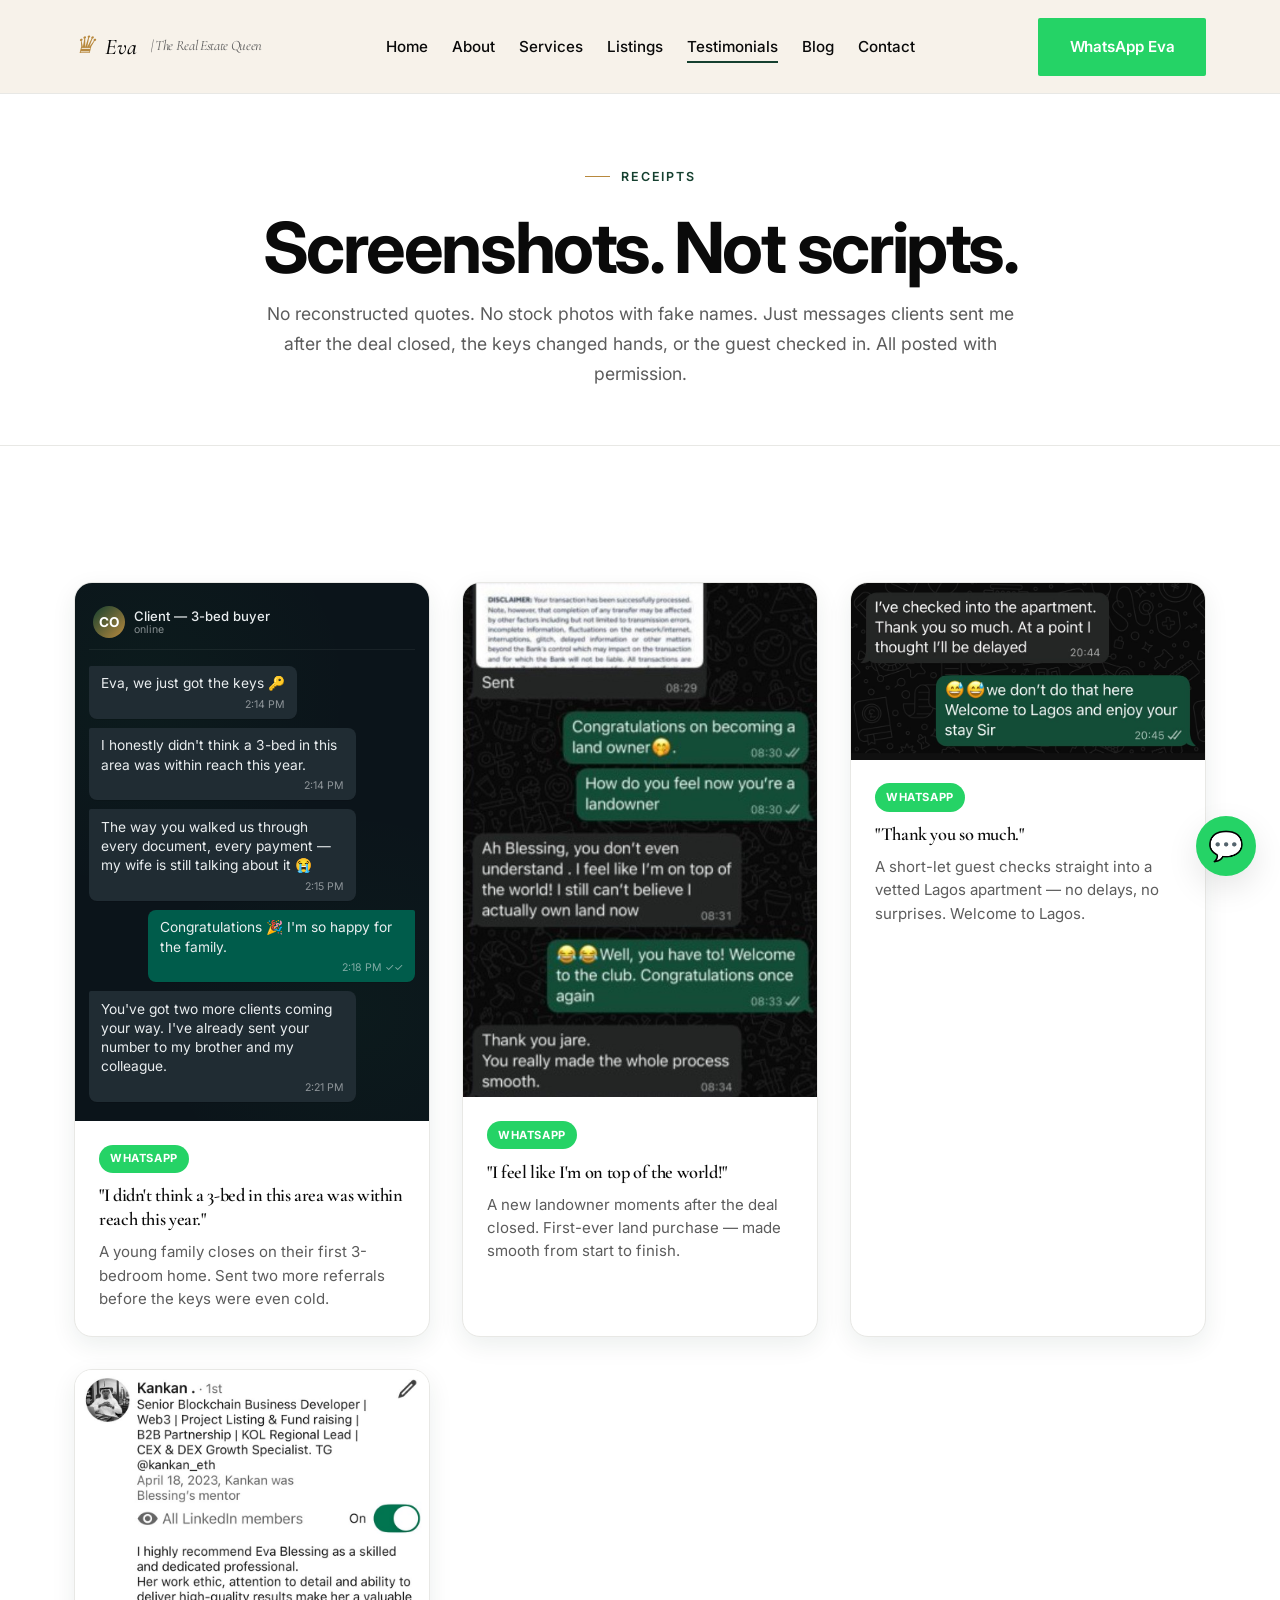
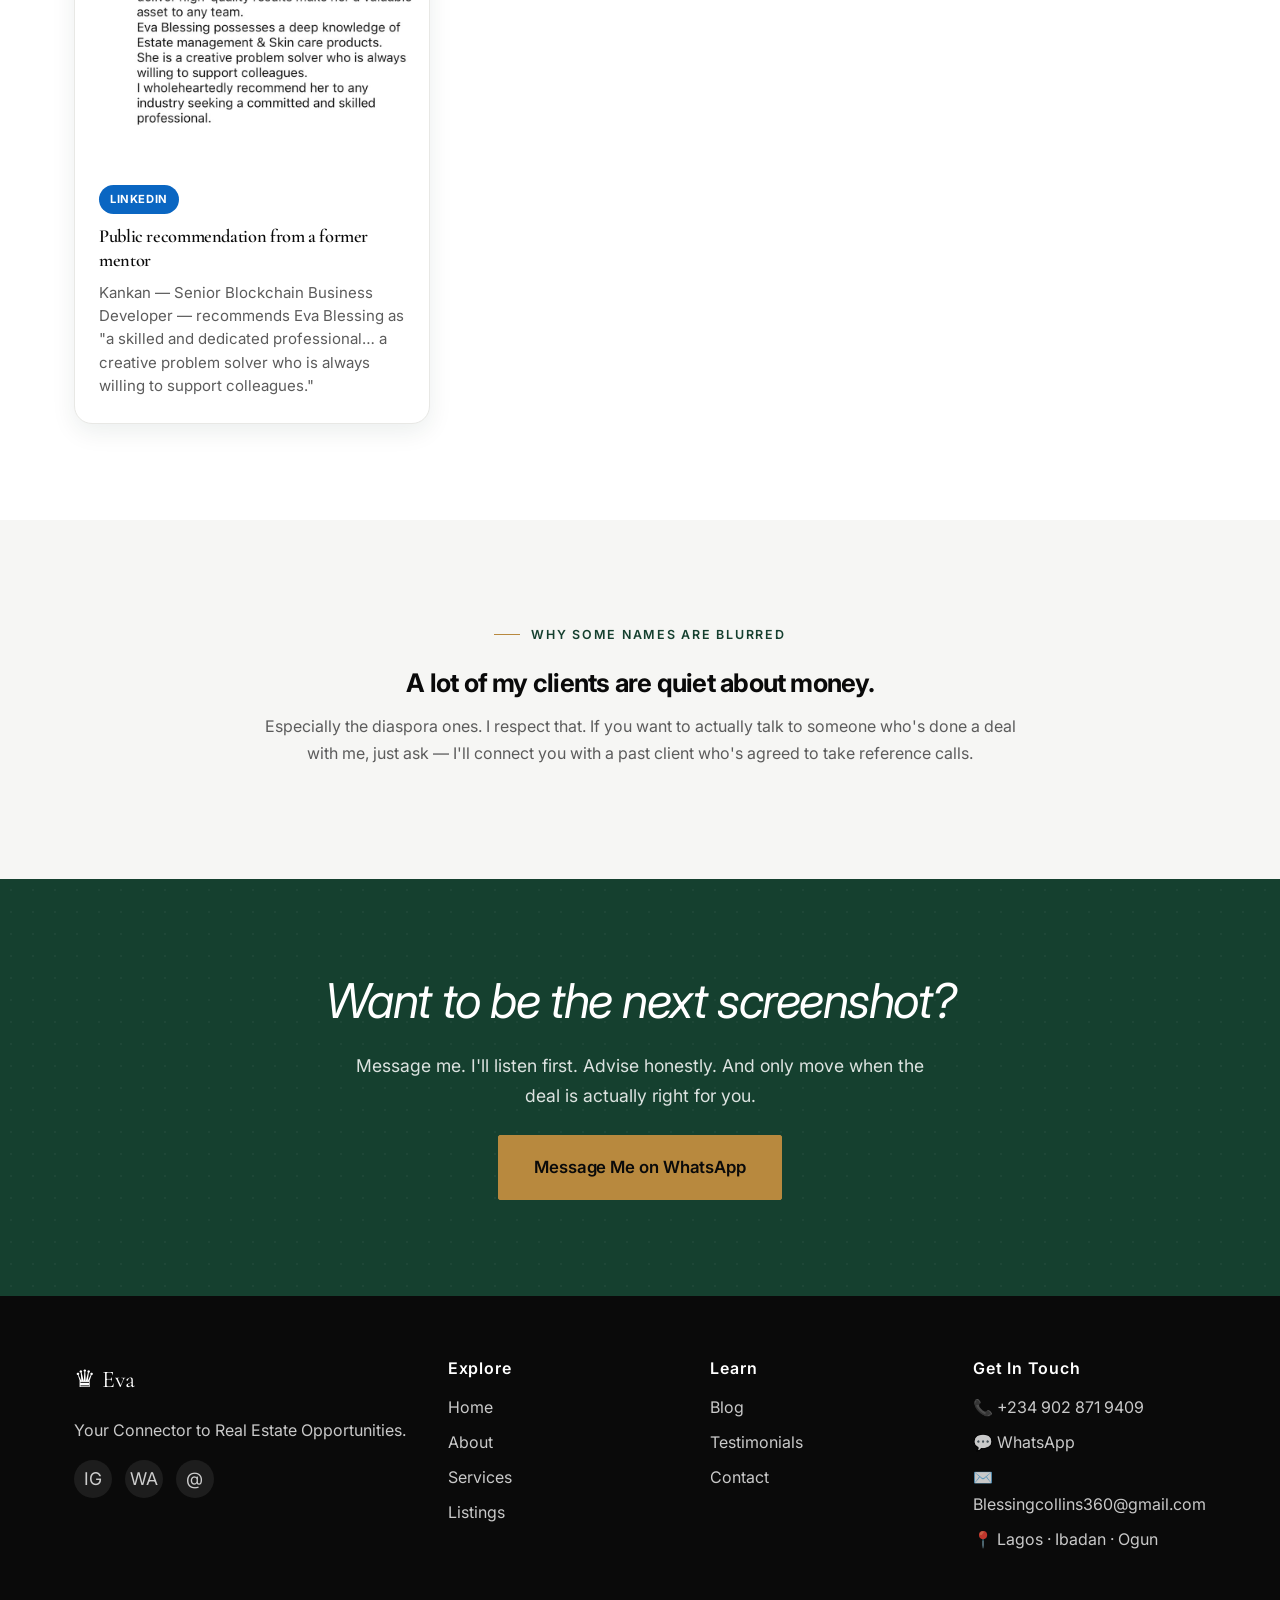
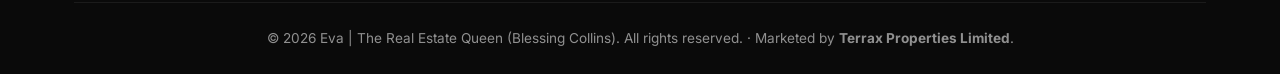
<file: testimonials.html>
<!DOCTYPE html>
<html lang="en">
<head>
<meta charset="UTF-8">
<meta name="viewport" content="width=device-width, initial-scale=1.0">
<title>Testimonials | Real Client Reviews | Eva The Real Estate Queen</title>
<meta name="description" content="Real WhatsApp messages and LinkedIn recommendations from Eva's clients — diaspora landowners, short-let guests in Lagos, and professional collaborators.">
<link rel="canonical" href="https://therealestatequeen.com.ng/testimonials.html">
<link rel="preconnect" href="https://fonts.googleapis.com"><link rel="preconnect" href="https://fonts.gstatic.com" crossorigin>
<link href="https://fonts.googleapis.com/css2?family=Cormorant+Garamond:ital,wght@0,500;0,600;0,700;1,500;1,600&family=Inter:wght@400;500;600;700;800&display=swap" rel="stylesheet">
<link rel="stylesheet" href="assets/css/styles.css">
<style>
  /* Screenshot testimonial grid */
  .screenshot-grid{
    display:grid;
    grid-template-columns:repeat(auto-fit,minmax(300px,1fr));
    gap:2rem;
    margin-top:2.5rem;
  }
  .screenshot-card{
    background:#fff;
    border-radius:18px;
    overflow:hidden;
    box-shadow:0 8px 24px rgba(15,51,37,0.08);
    border:1px solid var(--color-border);
    transition:transform 0.25s ease, box-shadow 0.25s ease;
    display:flex;flex-direction:column;
  }
  .screenshot-card:hover{
    transform:translateY(-4px);
    box-shadow:0 16px 40px rgba(15,51,37,0.14);
  }
  .screenshot-card-img{
    display:block;
    background:#0B141A;
    overflow:hidden;
  }
  .screenshot-card-img img{
    width:100%;
    height:auto;
    display:block;
    transition:transform 0.4s ease;
  }
  .screenshot-card:hover .screenshot-card-img img{
    transform:scale(1.02);
  }
  .screenshot-caption{
    padding:1.4rem 1.5rem 1.6rem;
  }
  .screenshot-caption h3{
    font-family:var(--font-serif);
    font-size:1.15rem;
    margin:0.7rem 0 0.5rem;
    line-height:1.3;
    color:var(--color-charcoal);
  }
  .screenshot-caption p{
    font-size:0.94rem;
    color:var(--color-muted);
    line-height:1.55;
    margin:0;
  }
  .badge{
    display:inline-block;
    font-size:0.7rem;
    font-weight:700;
    letter-spacing:0.05em;
    text-transform:uppercase;
    padding:0.3rem 0.7rem;
    border-radius:999px;
    color:#fff;
  }
  .badge-whatsapp{background:#25D366;}
  .badge-linkedin{background:#0A66C2;}
  .badge-gold{background:var(--color-gold);color:var(--color-charcoal);}

  /* WhatsApp thread mock — used when we don't have the raw screenshot yet */
  .wa-thread{
    background:#0B141A;
    padding:1rem 0.9rem 1.2rem;
    min-height:380px;
    display:flex;
    flex-direction:column;
    gap:0.55rem;
    background-image:
      radial-gradient(circle at 20% 20%, rgba(37,211,102,0.04) 0, transparent 40%),
      radial-gradient(circle at 80% 80%, rgba(37,211,102,0.03) 0, transparent 40%);
  }
  .wa-bubble{
    max-width:82%;
    padding:0.55rem 0.75rem 0.4rem;
    border-radius:8px;
    font-size:0.86rem;
    line-height:1.4;
    color:#E9EDEF;
    position:relative;
    box-shadow:0 1px 0.5px rgba(0,0,0,0.13);
  }
  .wa-bubble.in{
    background:#202C33;
    align-self:flex-start;
    border-top-left-radius:2px;
  }
  .wa-bubble.out{
    background:#005C4B;
    align-self:flex-end;
    border-top-right-radius:2px;
  }
  .wa-time{
    display:block;
    text-align:right;
    font-size:0.66rem;
    color:rgba(233,237,239,0.55);
    margin-top:0.25rem;
  }
  .wa-name{
    font-size:0.72rem;
    font-weight:600;
    color:#53BDEB;
    margin-bottom:0.15rem;
  }
  .wa-header-bar{
    display:flex;
    align-items:center;
    gap:0.6rem;
    padding:0.45rem 0.2rem 0.7rem;
    border-bottom:1px solid rgba(255,255,255,0.06);
    margin-bottom:0.4rem;
  }
  .wa-avatar{
    width:32px;height:32px;border-radius:50%;
    background:linear-gradient(135deg,#15402F,#B8893E);
    display:flex;align-items:center;justify-content:center;
    color:#fff;font-weight:700;font-size:0.85rem;
  }
  .wa-meta{display:flex;flex-direction:column;line-height:1.1;}
  .wa-meta-name{font-size:0.82rem;color:#E9EDEF;font-weight:500;}
  .wa-meta-status{font-size:0.66rem;color:rgba(233,237,239,0.55);}
</style>
</head>
<body>

<header class="site-header">
  <nav class="nav">
    <a href="index.html" class="brand"><span class="brand-crown">♛</span> Eva <span style="font-weight:400;color:var(--color-muted);font-size:0.9rem;margin-left:0.3rem;">| The Real Estate Queen</span></a>
    <ul class="nav-links">
      <li><a href="index.html">Home</a></li><li><a href="about.html">About</a></li><li><a href="services.html">Services</a></li><li><a href="listings.html">Listings</a></li><li><a href="testimonials.html">Testimonials</a></li><li><a href="blog.html">Blog</a></li><li><a href="contact.html">Contact</a></li>
    </ul>
    <div class="nav-cta"><a href="https://wa.me/2349028719409" class="btn btn-whatsapp" target="_blank" rel="noopener">WhatsApp Eva</a></div>
    <button class="nav-toggle" aria-label="Toggle menu">☰</button>
  </nav>
</header>

<section class="blog-header">
  <div class="container-narrow">
    <span class="eyebrow">Receipts</span>
    <h1>Screenshots. Not scripts.</h1>
    <p class="muted" style="font-size:1.1rem;">No reconstructed quotes. No stock photos with fake names. Just messages clients sent me after the deal closed, the keys changed hands, or the guest checked in. All posted with permission.</p>
  </div>
</section>

<!-- REAL TESTIMONIAL SCREENSHOTS -->
<section class="section">
  <div class="container">
    <div class="screenshot-grid">

      <article class="screenshot-card">
        <div class="screenshot-card-img">
          <div class="wa-thread">
            <div class="wa-header-bar">
              <div class="wa-avatar">CO</div>
              <div class="wa-meta">
                <span class="wa-meta-name">Client — 3-bed buyer</span>
                <span class="wa-meta-status">online</span>
              </div>
            </div>
            <div class="wa-bubble in">
              Eva, we just got the keys 🔑
              <span class="wa-time">2:14 PM</span>
            </div>
            <div class="wa-bubble in">
              I honestly didn't think a 3-bed in this area was within reach this year.
              <span class="wa-time">2:14 PM</span>
            </div>
            <div class="wa-bubble in">
              The way you walked us through every document, every payment — my wife is still talking about it 😭
              <span class="wa-time">2:15 PM</span>
            </div>
            <div class="wa-bubble out">
              Congratulations 🎉 I'm so happy for the family.
              <span class="wa-time">2:18 PM ✓✓</span>
            </div>
            <div class="wa-bubble in">
              You've got two more clients coming your way. I've already sent your number to my brother and my colleague.
              <span class="wa-time">2:21 PM</span>
            </div>
          </div>
        </div>
        <div class="screenshot-caption">
          <span class="badge badge-whatsapp">WhatsApp</span>
          <h3>"I didn't think a 3-bed in this area was within reach this year."</h3>
          <p>A young family closes on their first 3-bedroom home. Sent two more referrals before the keys were even cold.</p>
        </div>
      </article>

      <article class="screenshot-card">
        <a href="assets/img/testimonials/wa-landowner.jpg" target="_blank" rel="noopener" class="screenshot-card-img">
          <img src="assets/img/testimonials/wa-landowner.jpg" alt="WhatsApp message — a new landowner thanks Eva after closing on a plot of land">
        </a>
        <div class="screenshot-caption">
          <span class="badge badge-whatsapp">WhatsApp</span>
          <h3>"I feel like I'm on top of the world!"</h3>
          <p>A new landowner moments after the deal closed. First-ever land purchase — made smooth from start to finish.</p>
        </div>
      </article>

      <article class="screenshot-card">
        <a href="assets/img/testimonials/wa-shortlet.jpg" target="_blank" rel="noopener" class="screenshot-card-img">
          <img src="assets/img/testimonials/wa-shortlet.jpg" alt="WhatsApp message — a short-let guest checking into a Lagos apartment without delays">
        </a>
        <div class="screenshot-caption">
          <span class="badge badge-whatsapp">WhatsApp</span>
          <h3>"Thank you so much."</h3>
          <p>A short-let guest checks straight into a vetted Lagos apartment — no delays, no surprises. Welcome to Lagos.</p>
        </div>
      </article>

      <article class="screenshot-card">
        <a href="assets/img/testimonials/linkedin-kankan.jpg" target="_blank" rel="noopener" class="screenshot-card-img">
          <img src="assets/img/testimonials/linkedin-kankan.jpg" alt="LinkedIn recommendation from Kankan — Senior Blockchain Business Developer and former mentor of Eva Blessing">
        </a>
        <div class="screenshot-caption">
          <span class="badge badge-linkedin">LinkedIn</span>
          <h3>Public recommendation from a former mentor</h3>
          <p>Kankan — Senior Blockchain Business Developer — recommends Eva Blessing as "a skilled and dedicated professional… a creative problem solver who is always willing to support colleagues."</p>
        </div>
      </article>

    </div>
  </div>
</section>

<!-- PRIVACY NOTE -->
<section class="section" style="background:var(--color-cream);">
  <div class="container-narrow text-center">
    <span class="eyebrow">Why some names are blurred</span>
    <h2 style="font-size:1.6rem;">A lot of my clients are quiet about money.</h2>
    <p class="muted">Especially the diaspora ones. I respect that. If you want to actually talk to someone who's done a deal with me, just ask — I'll connect you with a past client who's agreed to take reference calls.</p>
  </div>
</section>

<section class="cta-band">
  <div class="container">
    <h2>Want to be the next screenshot?</h2>
    <p>Message me. I'll listen first. Advise honestly. And only move when the deal is actually right for you.</p>
    <a href="https://wa.me/2349028719409?text=Hi%20Eva%2C%20I%27d%20like%20to%20talk." class="btn btn-primary btn-lg" target="_blank" rel="noopener">Message Me on WhatsApp</a>
  </div>
</section>

<footer class="site-footer">
  <div class="container">
    <div class="footer-grid">
      <div><div class="footer-brand">♛ Eva</div><p>Your Connector to Real Estate Opportunities.</p><div class="socials"><a href="https://instagram.com/is_evablessing" class="social-icon" target="_blank" rel="noopener">IG</a><a href="https://wa.me/2349028719409" class="social-icon" target="_blank" rel="noopener">WA</a><a href="mailto:Blessingcollins360@gmail.com" class="social-icon">@</a></div></div>
      <div><h4>Explore</h4><ul><li><a href="index.html">Home</a></li><li><a href="about.html">About</a></li><li><a href="services.html">Services</a></li><li><a href="listings.html">Listings</a></li></ul></div>
      <div><h4>Learn</h4><ul><li><a href="blog.html">Blog</a></li><li><a href="testimonials.html">Testimonials</a></li><li><a href="contact.html">Contact</a></li></ul></div>
      <div><h4>Get In Touch</h4><ul><li>📞 <a href="tel:+2349028719409">+234 902 871 9409</a></li><li>💬 <a href="https://wa.me/2349028719409" target="_blank" rel="noopener">WhatsApp</a></li><li>✉️ <a href="mailto:Blessingcollins360@gmail.com">Blessingcollins360@gmail.com</a></li><li>📍 Lagos · Ibadan · Ogun</li></ul></div>
    </div>
    <div class="footer-bottom">© 2026 Eva | The Real Estate Queen (Blessing Collins). All rights reserved. · Marketed by <strong>Terrax Properties Limited</strong>.</div>
  </div>
</footer>

<a href="https://wa.me/2349028719409" class="whatsapp-float" target="_blank" rel="noopener" aria-label="WhatsApp">💬</a>
<script src="assets/js/script.js"></script>
</body>
</html>
</file>
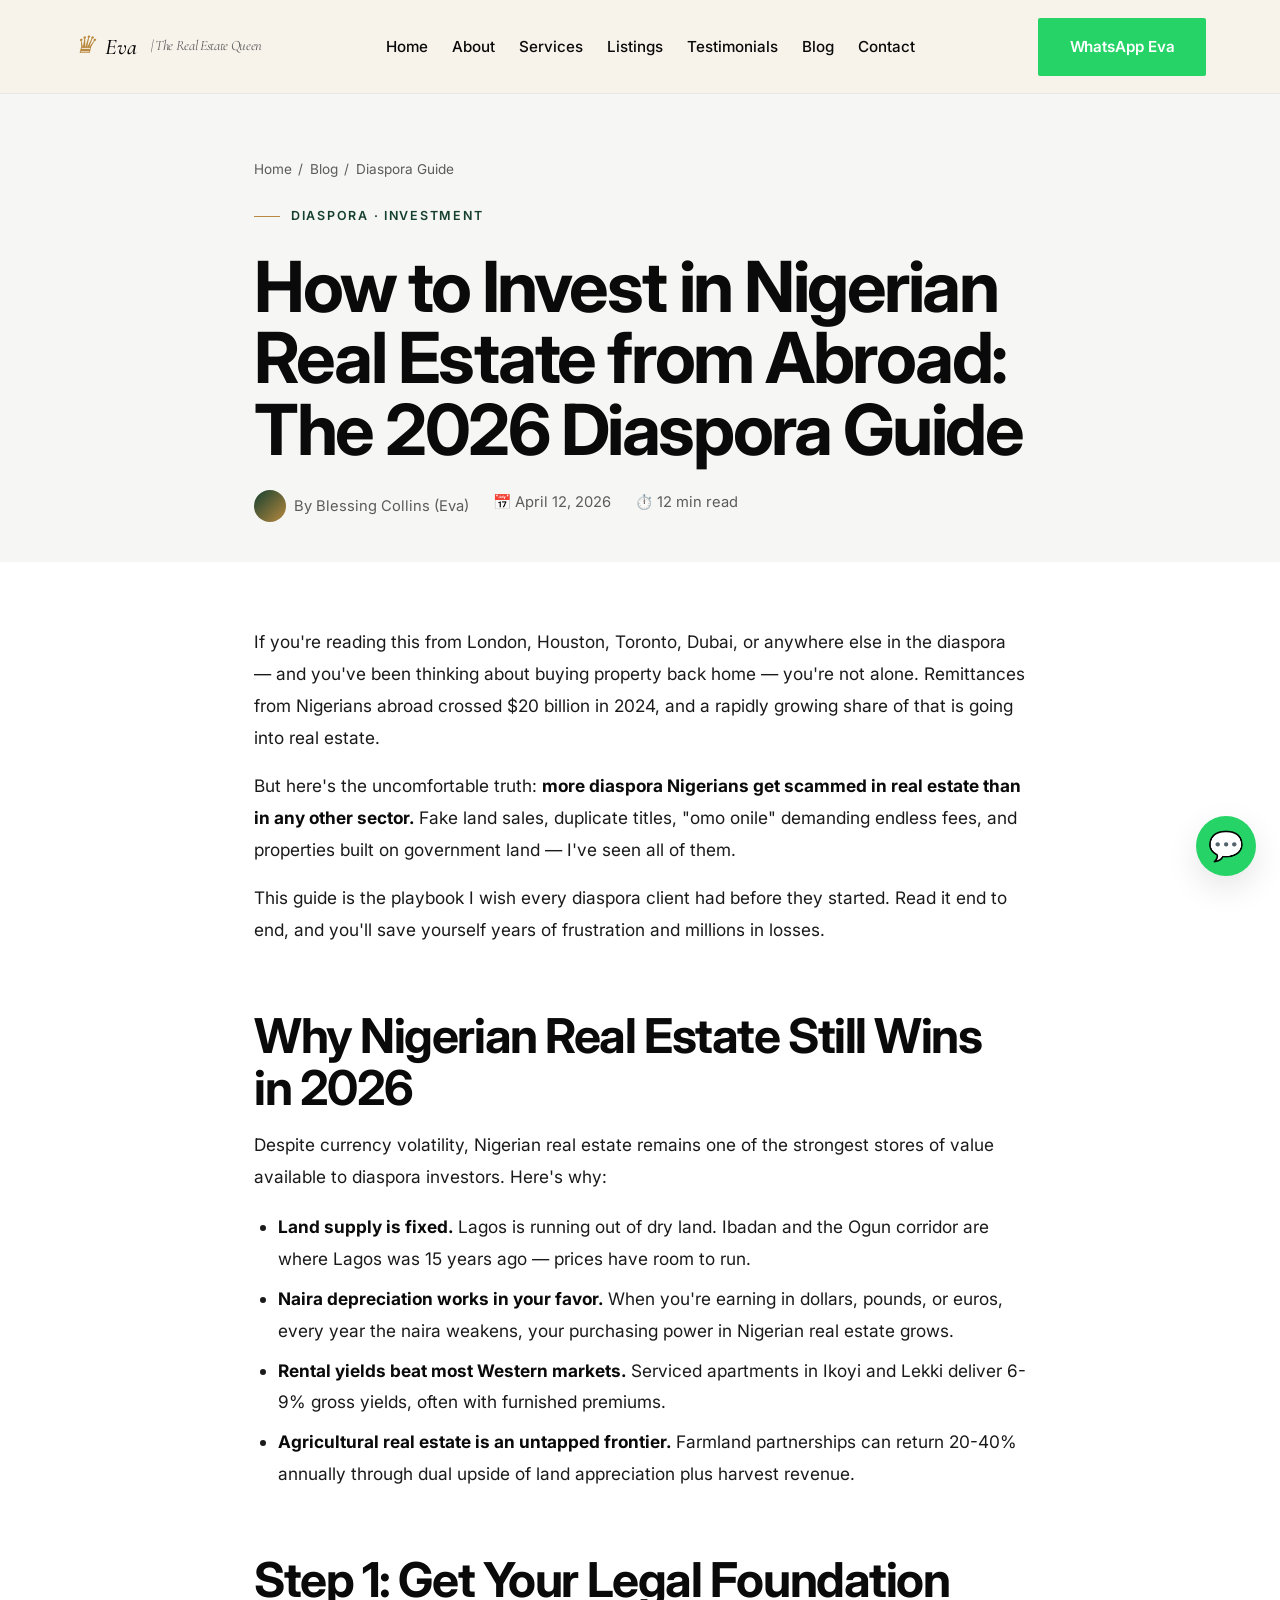
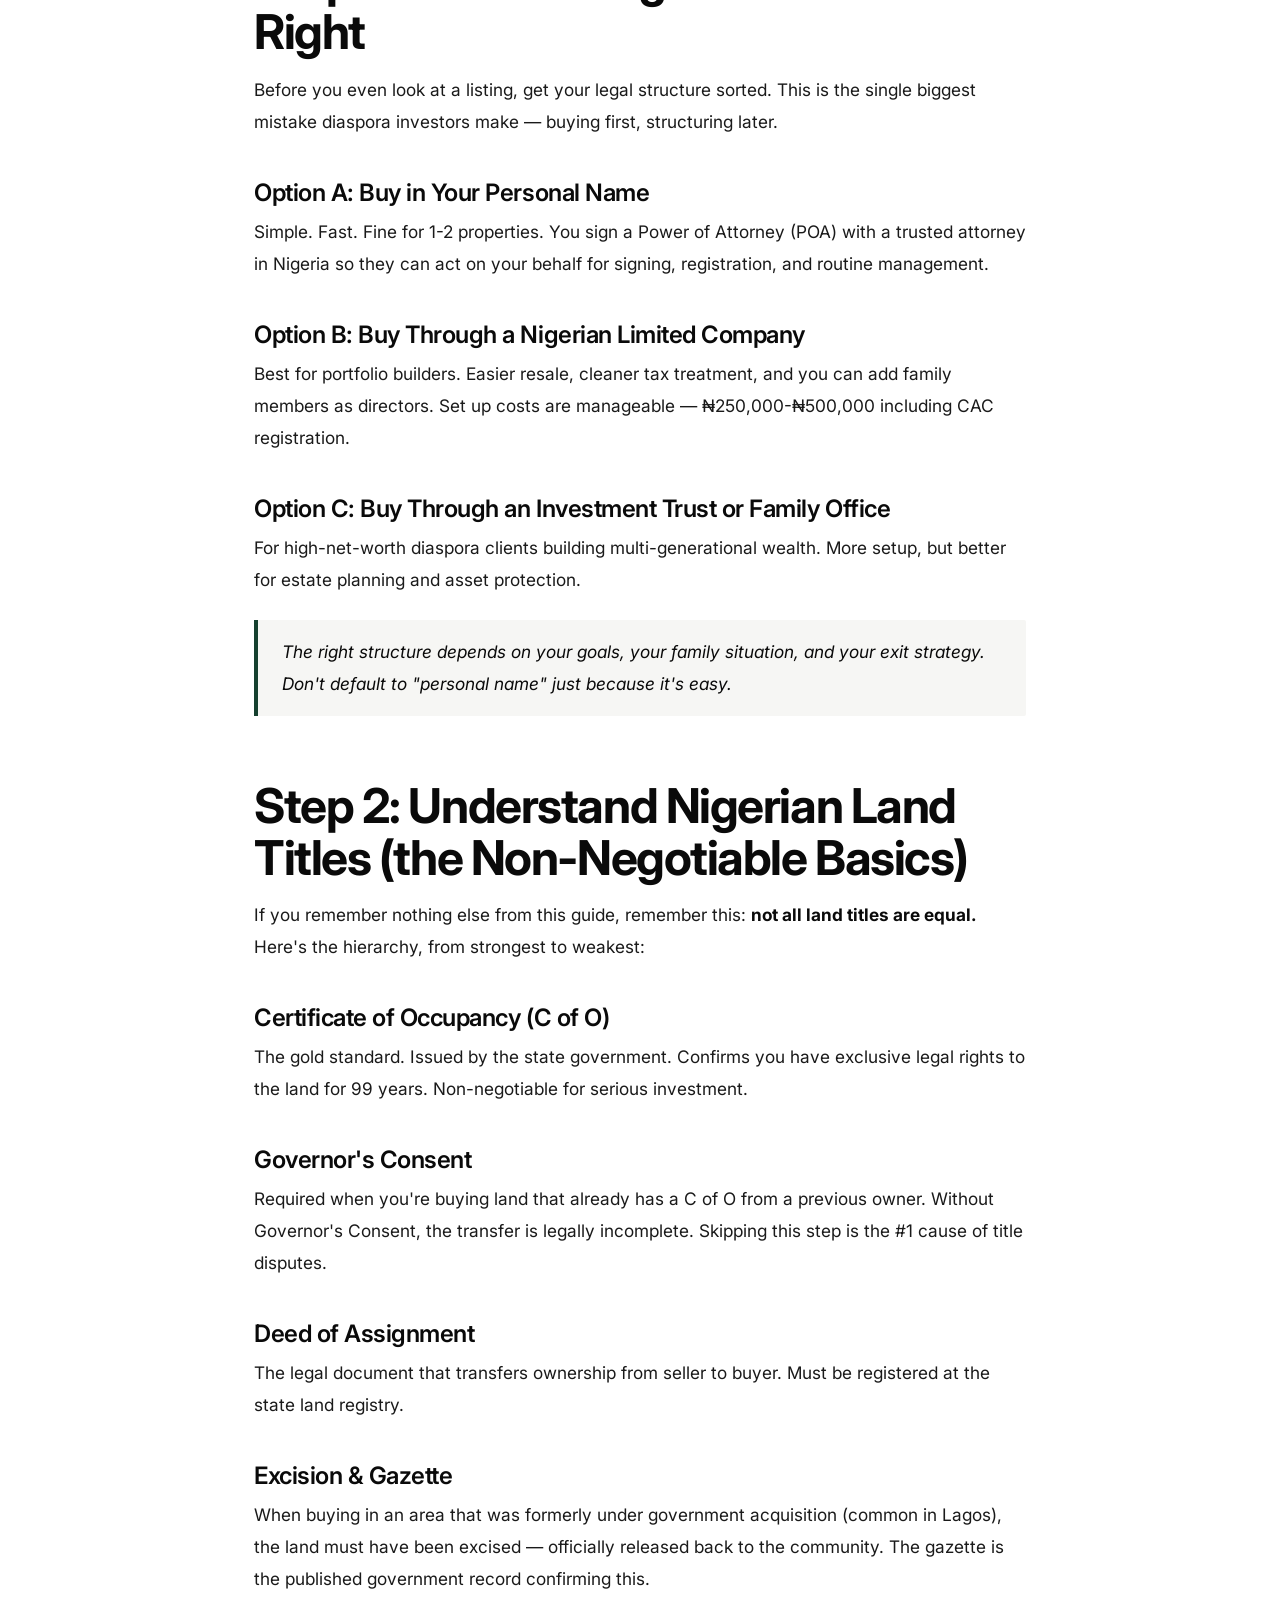
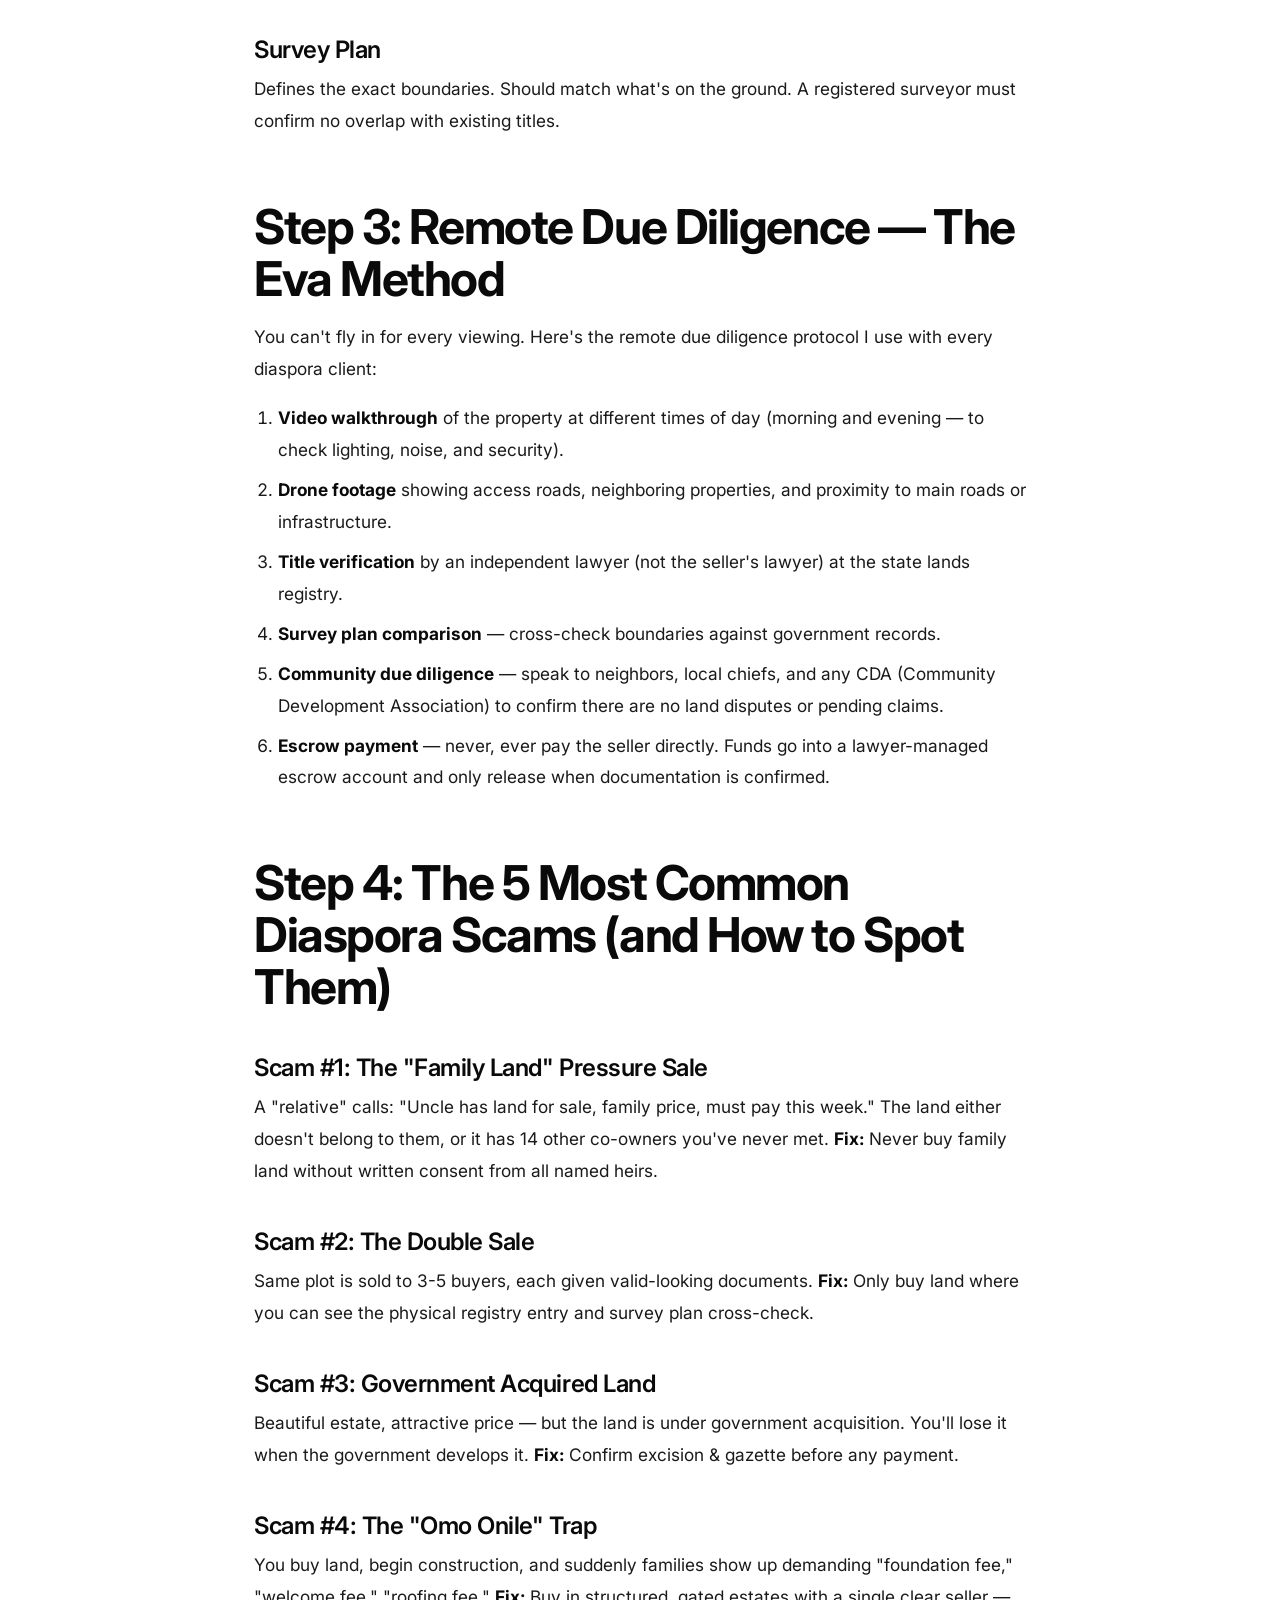
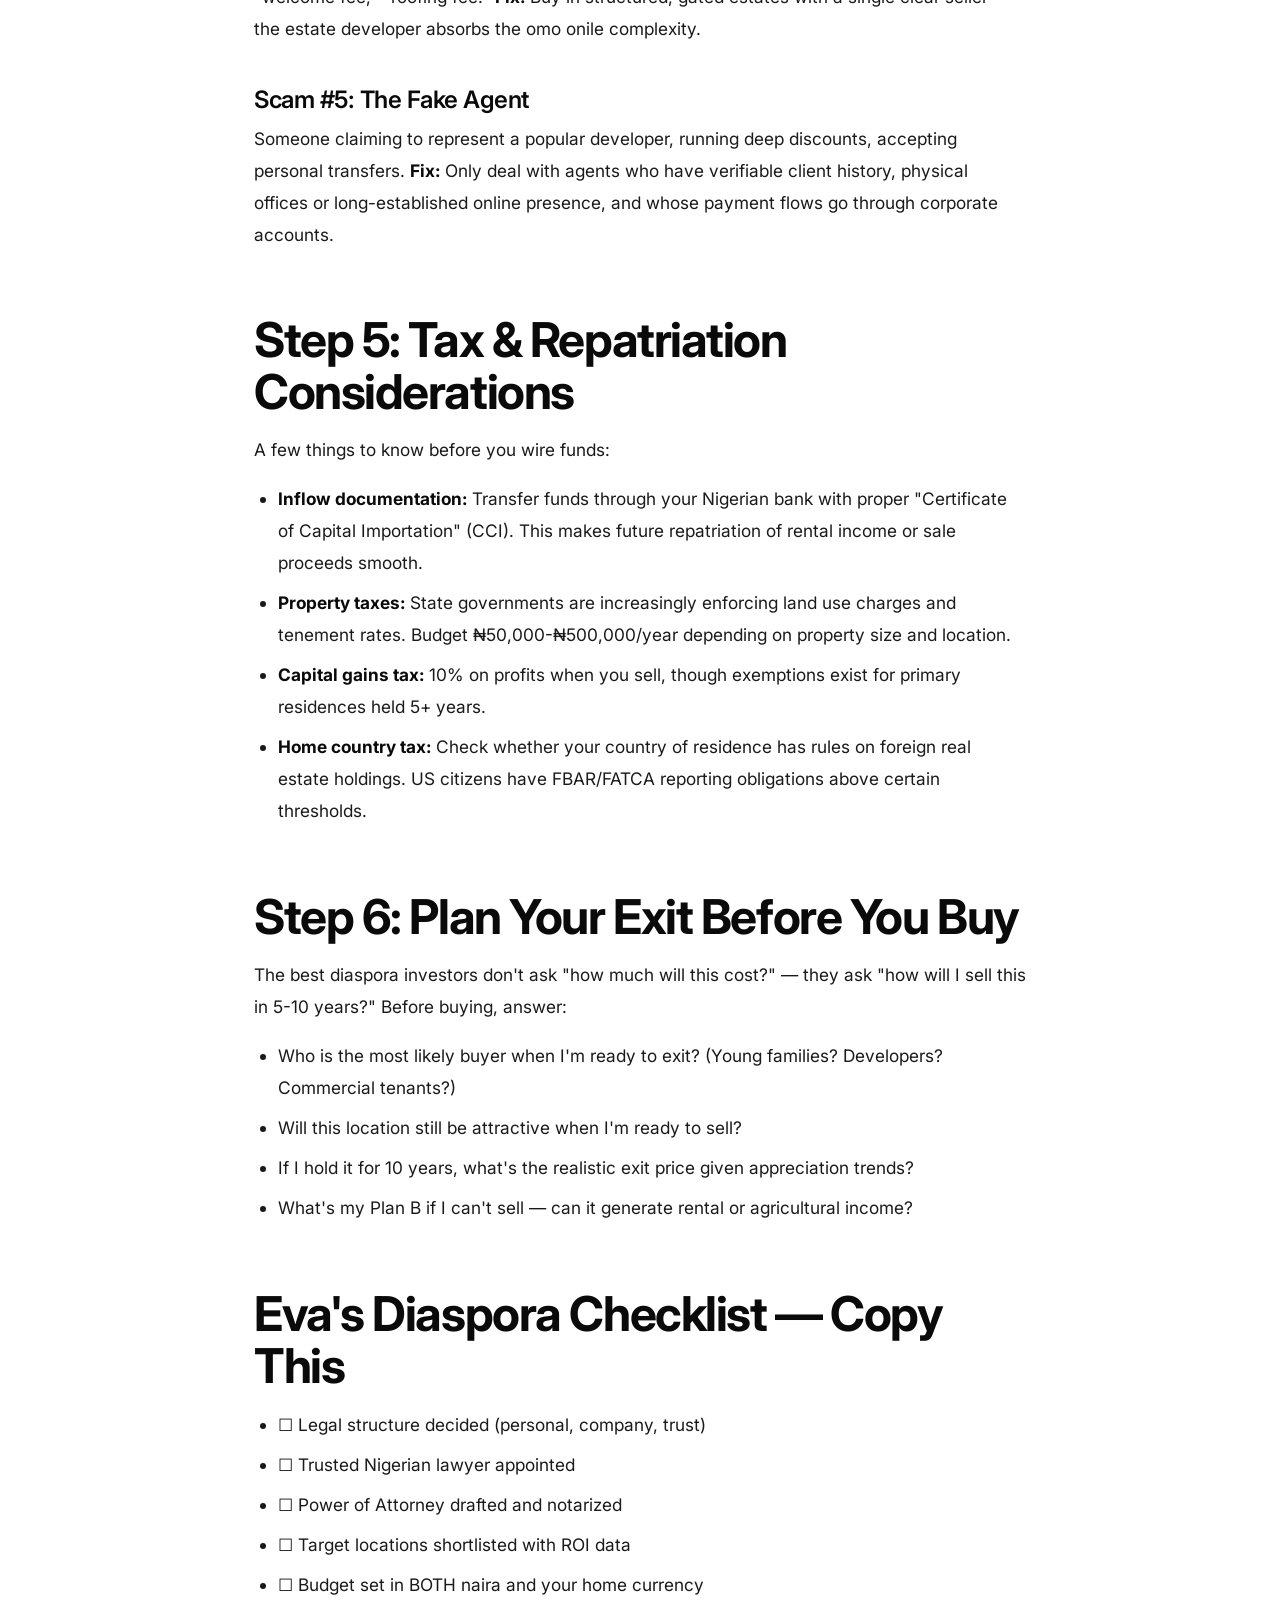
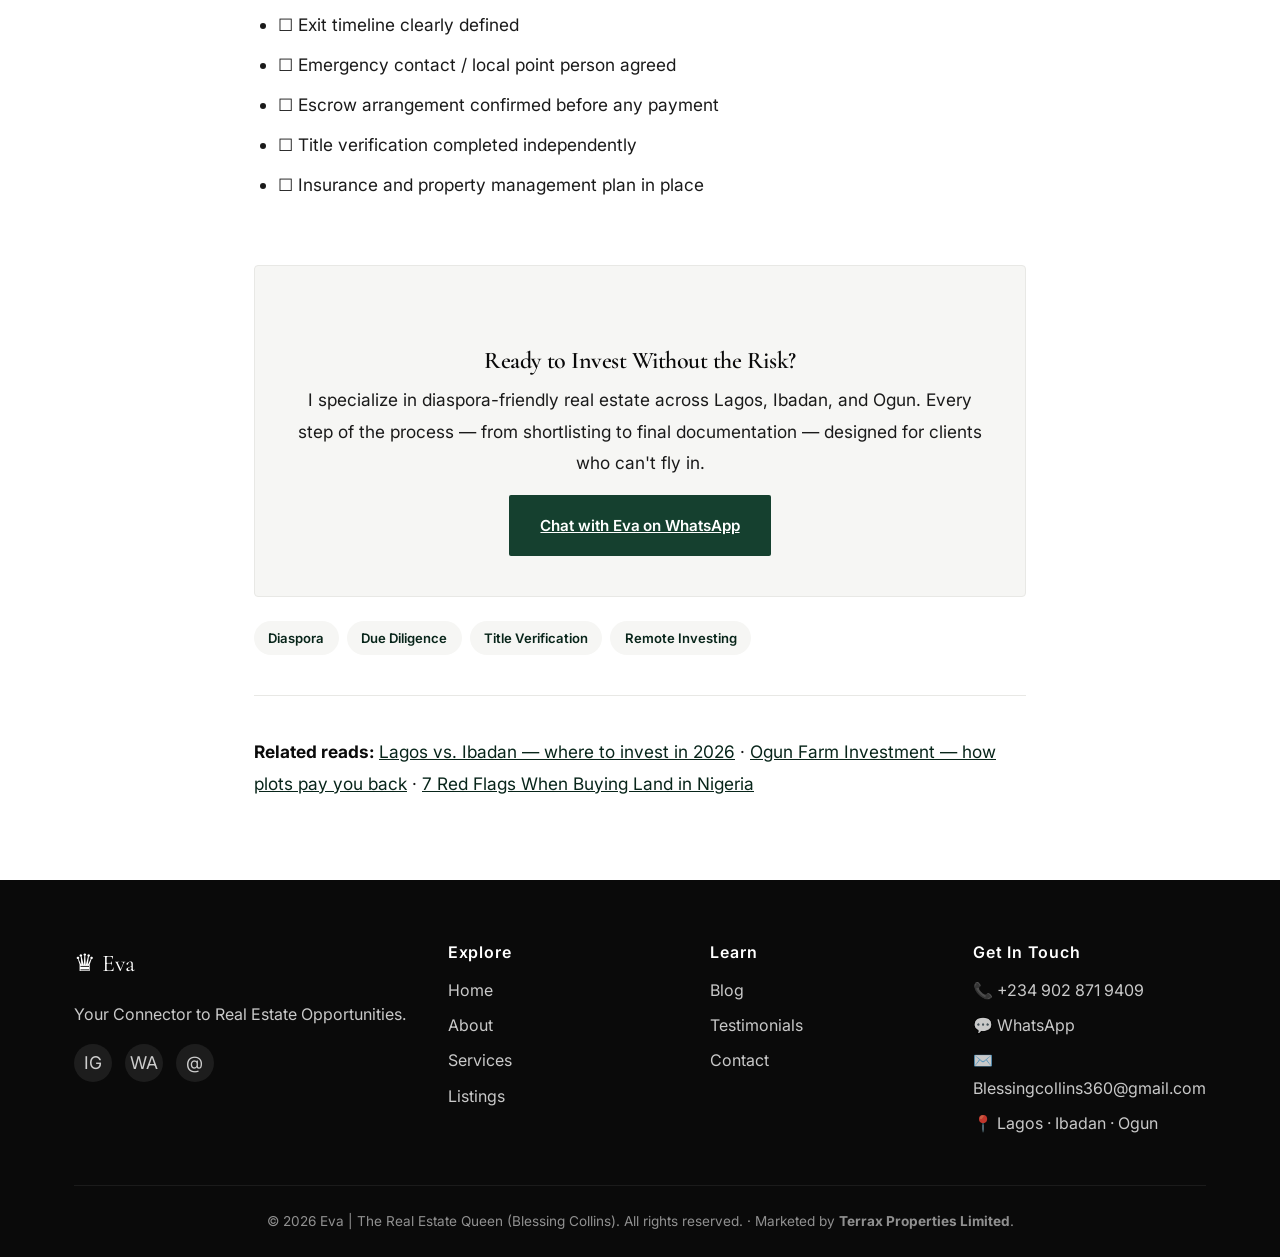
<file: blog/diaspora-investment-guide.html>
<!DOCTYPE html>
<html lang="en">
<head>
<meta charset="UTF-8">
<meta name="viewport" content="width=device-width, initial-scale=1.0">
<title>How to Invest in Nigerian Real Estate from Abroad: 2026 Diaspora Guide | Eva</title>
<meta name="description" content="The complete 2026 guide for Nigerians abroad who want to invest in real estate at home. Legal structures, title verification, remote due diligence, taxes, and the 5 most common scams to avoid.">
<meta name="keywords" content="diaspora real estate investment Nigeria, buy land from abroad Nigeria, Nigerian diaspora property, remote real estate Nigeria, invest Nigeria from UK USA, how to verify land Nigeria">
<link rel="canonical" href="https://therealestatequeen.com.ng/blog/diaspora-investment-guide.html">

<meta property="og:type" content="article">
<meta property="og:title" content="How to Invest in Nigerian Real Estate from Abroad: 2026 Diaspora Guide">
<meta property="og:description" content="The complete playbook for Nigerians abroad — legal structures, verification, taxes, and scams to avoid.">
<meta property="og:url" content="https://therealestatequeen.com.ng/blog/diaspora-investment-guide.html">
<meta property="article:published_time" content="2026-04-12">
<meta property="article:author" content="Blessing Collins">

<script type="application/ld+json">
{
  "@context": "https://schema.org",
  "@type": "Article",
  "headline": "How to Invest in Nigerian Real Estate from Abroad: The 2026 Diaspora Guide",
  "description": "The complete 2026 guide for Nigerians abroad who want to invest in real estate at home.",
  "author": {"@type": "Person", "name": "Blessing Collins", "alternateName": "Eva"},
  "publisher": {"@type": "Organization", "name": "Eva | The Real Estate Queen"},
  "datePublished": "2026-04-12",
  "dateModified": "2026-04-12",
  "image": "../assets/img/blog-diaspora.jpg",
  "mainEntityOfPage": "https://therealestatequeen.com.ng/blog/diaspora-investment-guide.html"
}
</script>

<link rel="preconnect" href="https://fonts.googleapis.com"><link rel="preconnect" href="https://fonts.gstatic.com" crossorigin>
<link href="https://fonts.googleapis.com/css2?family=Cormorant+Garamond:ital,wght@0,500;0,600;0,700;1,500;1,600&family=Inter:wght@400;500;600;700;800&display=swap" rel="stylesheet">
<link rel="stylesheet" href="../assets/css/styles.css">
</head>
<body>

<header class="site-header">
  <nav class="nav">
    <a href="../index.html" class="brand"><span class="brand-crown">♛</span> Eva <span style="font-weight:400;color:var(--color-muted);font-size:0.9rem;margin-left:0.3rem;">| The Real Estate Queen</span></a>
    <ul class="nav-links">
      <li><a href="../index.html">Home</a></li><li><a href="../about.html">About</a></li><li><a href="../services.html">Services</a></li><li><a href="../listings.html">Listings</a></li><li><a href="../testimonials.html">Testimonials</a></li><li><a href="../blog.html">Blog</a></li><li><a href="../contact.html">Contact</a></li>
    </ul>
    <div class="nav-cta"><a href="https://wa.me/2349028719409" class="btn btn-whatsapp" target="_blank" rel="noopener">WhatsApp Eva</a></div>
    <button class="nav-toggle" aria-label="Toggle menu">☰</button>
  </nav>
</header>

<section class="post-hero">
  <div class="container-narrow">
    <div class="breadcrumb"><a href="../index.html">Home</a><span class="sep">/</span><a href="../blog.html">Blog</a><span class="sep">/</span>Diaspora Guide</div>
    <span class="eyebrow">Diaspora · Investment</span>
    <h1>How to Invest in Nigerian Real Estate from Abroad: The 2026 Diaspora Guide</h1>
    <div class="post-meta">
      <span class="post-author"><span class="post-author-avatar"></span> By Blessing Collins (Eva)</span>
      <span>📅 April 12, 2026</span>
      <span>⏱️ 12 min read</span>
    </div>
  </div>
</section>

<article class="article">
  <div class="container-narrow article-body">
    <p>If you're reading this from London, Houston, Toronto, Dubai, or anywhere else in the diaspora — and you've been thinking about buying property back home — you're not alone. Remittances from Nigerians abroad crossed $20 billion in 2024, and a rapidly growing share of that is going into real estate.</p>
    <p>But here's the uncomfortable truth: <strong>more diaspora Nigerians get scammed in real estate than in any other sector.</strong> Fake land sales, duplicate titles, "omo onile" demanding endless fees, and properties built on government land — I've seen all of them.</p>
    <p>This guide is the playbook I wish every diaspora client had before they started. Read it end to end, and you'll save yourself years of frustration and millions in losses.</p>

    <h2>Why Nigerian Real Estate Still Wins in 2026</h2>
    <p>Despite currency volatility, Nigerian real estate remains one of the strongest stores of value available to diaspora investors. Here's why:</p>
    <ul>
      <li><strong>Land supply is fixed.</strong> Lagos is running out of dry land. Ibadan and the Ogun corridor are where Lagos was 15 years ago — prices have room to run.</li>
      <li><strong>Naira depreciation works in your favor.</strong> When you're earning in dollars, pounds, or euros, every year the naira weakens, your purchasing power in Nigerian real estate grows.</li>
      <li><strong>Rental yields beat most Western markets.</strong> Serviced apartments in Ikoyi and Lekki deliver 6-9% gross yields, often with furnished premiums.</li>
      <li><strong>Agricultural real estate is an untapped frontier.</strong> Farmland partnerships can return 20-40% annually through dual upside of land appreciation plus harvest revenue.</li>
    </ul>

    <h2>Step 1: Get Your Legal Foundation Right</h2>
    <p>Before you even look at a listing, get your legal structure sorted. This is the single biggest mistake diaspora investors make — buying first, structuring later.</p>

    <h3>Option A: Buy in Your Personal Name</h3>
    <p>Simple. Fast. Fine for 1-2 properties. You sign a Power of Attorney (POA) with a trusted attorney in Nigeria so they can act on your behalf for signing, registration, and routine management.</p>

    <h3>Option B: Buy Through a Nigerian Limited Company</h3>
    <p>Best for portfolio builders. Easier resale, cleaner tax treatment, and you can add family members as directors. Set up costs are manageable — ₦250,000-₦500,000 including CAC registration.</p>

    <h3>Option C: Buy Through an Investment Trust or Family Office</h3>
    <p>For high-net-worth diaspora clients building multi-generational wealth. More setup, but better for estate planning and asset protection.</p>

    <blockquote>The right structure depends on your goals, your family situation, and your exit strategy. Don't default to "personal name" just because it's easy.</blockquote>

    <h2>Step 2: Understand Nigerian Land Titles (the Non-Negotiable Basics)</h2>
    <p>If you remember nothing else from this guide, remember this: <strong>not all land titles are equal.</strong> Here's the hierarchy, from strongest to weakest:</p>

    <h3>Certificate of Occupancy (C of O)</h3>
    <p>The gold standard. Issued by the state government. Confirms you have exclusive legal rights to the land for 99 years. Non-negotiable for serious investment.</p>

    <h3>Governor's Consent</h3>
    <p>Required when you're buying land that already has a C of O from a previous owner. Without Governor's Consent, the transfer is legally incomplete. Skipping this step is the #1 cause of title disputes.</p>

    <h3>Deed of Assignment</h3>
    <p>The legal document that transfers ownership from seller to buyer. Must be registered at the state land registry.</p>

    <h3>Excision & Gazette</h3>
    <p>When buying in an area that was formerly under government acquisition (common in Lagos), the land must have been excised — officially released back to the community. The gazette is the published government record confirming this.</p>

    <h3>Survey Plan</h3>
    <p>Defines the exact boundaries. Should match what's on the ground. A registered surveyor must confirm no overlap with existing titles.</p>

    <h2>Step 3: Remote Due Diligence — The Eva Method</h2>
    <p>You can't fly in for every viewing. Here's the remote due diligence protocol I use with every diaspora client:</p>

    <ol>
      <li><strong>Video walkthrough</strong> of the property at different times of day (morning and evening — to check lighting, noise, and security).</li>
      <li><strong>Drone footage</strong> showing access roads, neighboring properties, and proximity to main roads or infrastructure.</li>
      <li><strong>Title verification</strong> by an independent lawyer (not the seller's lawyer) at the state lands registry.</li>
      <li><strong>Survey plan comparison</strong> — cross-check boundaries against government records.</li>
      <li><strong>Community due diligence</strong> — speak to neighbors, local chiefs, and any CDA (Community Development Association) to confirm there are no land disputes or pending claims.</li>
      <li><strong>Escrow payment</strong> — never, ever pay the seller directly. Funds go into a lawyer-managed escrow account and only release when documentation is confirmed.</li>
    </ol>

    <h2>Step 4: The 5 Most Common Diaspora Scams (and How to Spot Them)</h2>

    <h3>Scam #1: The "Family Land" Pressure Sale</h3>
    <p>A "relative" calls: "Uncle has land for sale, family price, must pay this week." The land either doesn't belong to them, or it has 14 other co-owners you've never met. <strong>Fix:</strong> Never buy family land without written consent from all named heirs.</p>

    <h3>Scam #2: The Double Sale</h3>
    <p>Same plot is sold to 3-5 buyers, each given valid-looking documents. <strong>Fix:</strong> Only buy land where you can see the physical registry entry and survey plan cross-check.</p>

    <h3>Scam #3: Government Acquired Land</h3>
    <p>Beautiful estate, attractive price — but the land is under government acquisition. You'll lose it when the government develops it. <strong>Fix:</strong> Confirm excision & gazette before any payment.</p>

    <h3>Scam #4: The "Omo Onile" Trap</h3>
    <p>You buy land, begin construction, and suddenly families show up demanding "foundation fee," "welcome fee," "roofing fee." <strong>Fix:</strong> Buy in structured, gated estates with a single clear seller — the estate developer absorbs the omo onile complexity.</p>

    <h3>Scam #5: The Fake Agent</h3>
    <p>Someone claiming to represent a popular developer, running deep discounts, accepting personal transfers. <strong>Fix:</strong> Only deal with agents who have verifiable client history, physical offices or long-established online presence, and whose payment flows go through corporate accounts.</p>

    <h2>Step 5: Tax & Repatriation Considerations</h2>
    <p>A few things to know before you wire funds:</p>
    <ul>
      <li><strong>Inflow documentation:</strong> Transfer funds through your Nigerian bank with proper "Certificate of Capital Importation" (CCI). This makes future repatriation of rental income or sale proceeds smooth.</li>
      <li><strong>Property taxes:</strong> State governments are increasingly enforcing land use charges and tenement rates. Budget ₦50,000-₦500,000/year depending on property size and location.</li>
      <li><strong>Capital gains tax:</strong> 10% on profits when you sell, though exemptions exist for primary residences held 5+ years.</li>
      <li><strong>Home country tax:</strong> Check whether your country of residence has rules on foreign real estate holdings. US citizens have FBAR/FATCA reporting obligations above certain thresholds.</li>
    </ul>

    <h2>Step 6: Plan Your Exit Before You Buy</h2>
    <p>The best diaspora investors don't ask "how much will this cost?" — they ask "how will I sell this in 5-10 years?" Before buying, answer:</p>
    <ul>
      <li>Who is the most likely buyer when I'm ready to exit? (Young families? Developers? Commercial tenants?)</li>
      <li>Will this location still be attractive when I'm ready to sell?</li>
      <li>If I hold it for 10 years, what's the realistic exit price given appreciation trends?</li>
      <li>What's my Plan B if I can't sell — can it generate rental or agricultural income?</li>
    </ul>

    <h2>Eva's Diaspora Checklist — Copy This</h2>
    <ul>
      <li>☐ Legal structure decided (personal, company, trust)</li>
      <li>☐ Trusted Nigerian lawyer appointed</li>
      <li>☐ Power of Attorney drafted and notarized</li>
      <li>☐ Target locations shortlisted with ROI data</li>
      <li>☐ Budget set in BOTH naira and your home currency</li>
      <li>☐ Exit timeline clearly defined</li>
      <li>☐ Emergency contact / local point person agreed</li>
      <li>☐ Escrow arrangement confirmed before any payment</li>
      <li>☐ Title verification completed independently</li>
      <li>☐ Insurance and property management plan in place</li>
    </ul>

    <div class="article-cta">
      <h3>Ready to Invest Without the Risk?</h3>
      <p>I specialize in diaspora-friendly real estate across Lagos, Ibadan, and Ogun. Every step of the process — from shortlisting to final documentation — designed for clients who can't fly in.</p>
      <a href="https://wa.me/2349028719409?text=Hi%20Eva%2C%20I%27m%20a%20diaspora%20investor%20and%20I%27d%20like%20to%20discuss%20opportunities." class="btn btn-primary" target="_blank" rel="noopener">Chat with Eva on WhatsApp</a>
    </div>

    <div class="tag-list">
      <span class="tag">Diaspora</span><span class="tag">Due Diligence</span><span class="tag">Title Verification</span><span class="tag">Remote Investing</span>
    </div>

    <hr class="divider">
    <p><strong>Related reads:</strong> <a href="lagos-vs-ibadan-investment.html">Lagos vs. Ibadan — where to invest in 2026</a> · <a href="ogun-farm-investment.html">Ogun Farm Investment — how plots pay you back</a> · <a href="land-red-flags-nigeria.html">7 Red Flags When Buying Land in Nigeria</a></p>
  </div>
</article>

<footer class="site-footer">
  <div class="container">
    <div class="footer-grid">
      <div><div class="footer-brand">♛ Eva</div><p>Your Connector to Real Estate Opportunities.</p><div class="socials"><a href="https://instagram.com/is_evablessing" class="social-icon" target="_blank" rel="noopener">IG</a><a href="https://wa.me/2349028719409" class="social-icon" target="_blank" rel="noopener">WA</a><a href="mailto:Blessingcollins360@gmail.com" class="social-icon">@</a></div></div>
      <div><h4>Explore</h4><ul><li><a href="../index.html">Home</a></li><li><a href="../about.html">About</a></li><li><a href="../services.html">Services</a></li><li><a href="../listings.html">Listings</a></li></ul></div>
      <div><h4>Learn</h4><ul><li><a href="../blog.html">Blog</a></li><li><a href="../testimonials.html">Testimonials</a></li><li><a href="../contact.html">Contact</a></li></ul></div>
      <div><h4>Get In Touch</h4><ul><li>📞 <a href="tel:+2349028719409">+234 902 871 9409</a></li><li>💬 <a href="https://wa.me/2349028719409" target="_blank" rel="noopener">WhatsApp</a></li><li>✉️ <a href="mailto:Blessingcollins360@gmail.com">Blessingcollins360@gmail.com</a></li><li>📍 Lagos · Ibadan · Ogun</li></ul></div>
    </div>
    <div class="footer-bottom">© 2026 Eva | The Real Estate Queen (Blessing Collins). All rights reserved. · Marketed by <strong>Terrax Properties Limited</strong>.</div>
  </div>
</footer>

<a href="https://wa.me/2349028719409" class="whatsapp-float" target="_blank" rel="noopener" aria-label="WhatsApp">💬</a>
<script src="../assets/js/script.js"></script>
</body>
</html>
</file>
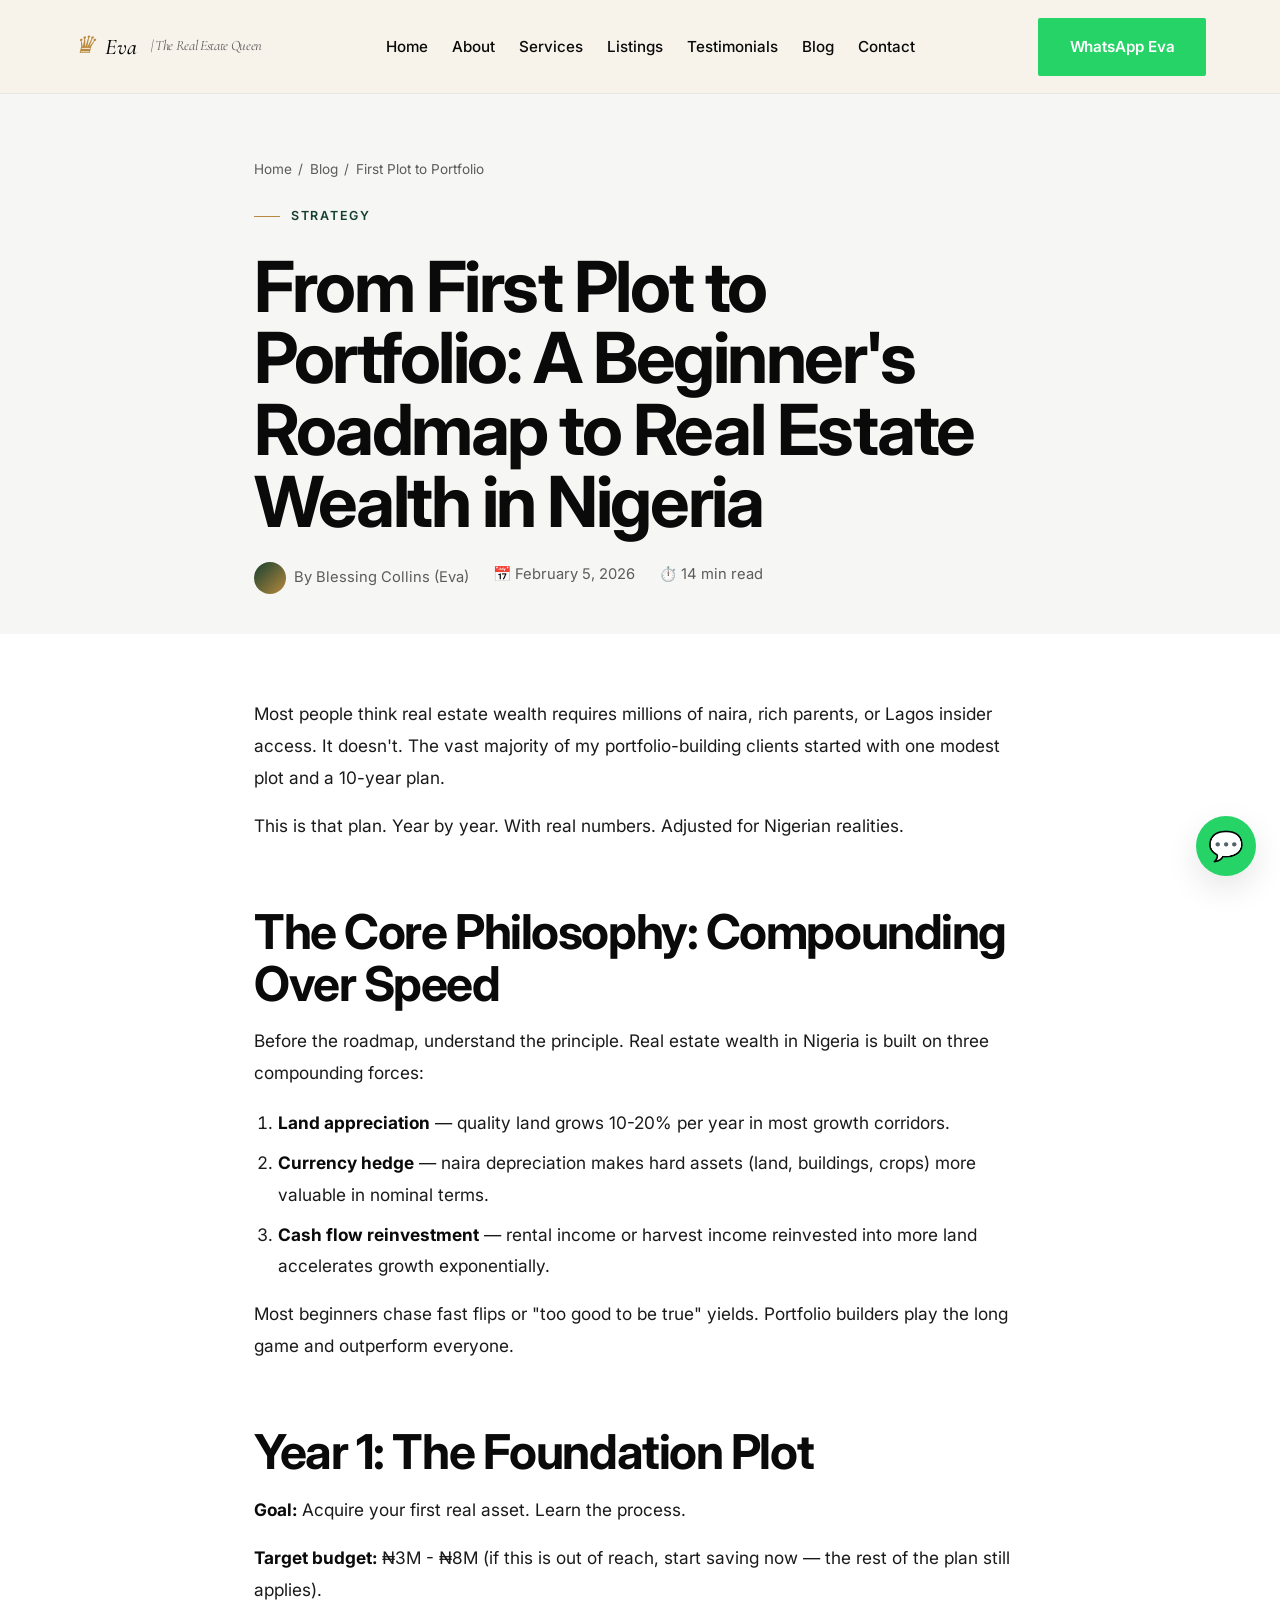
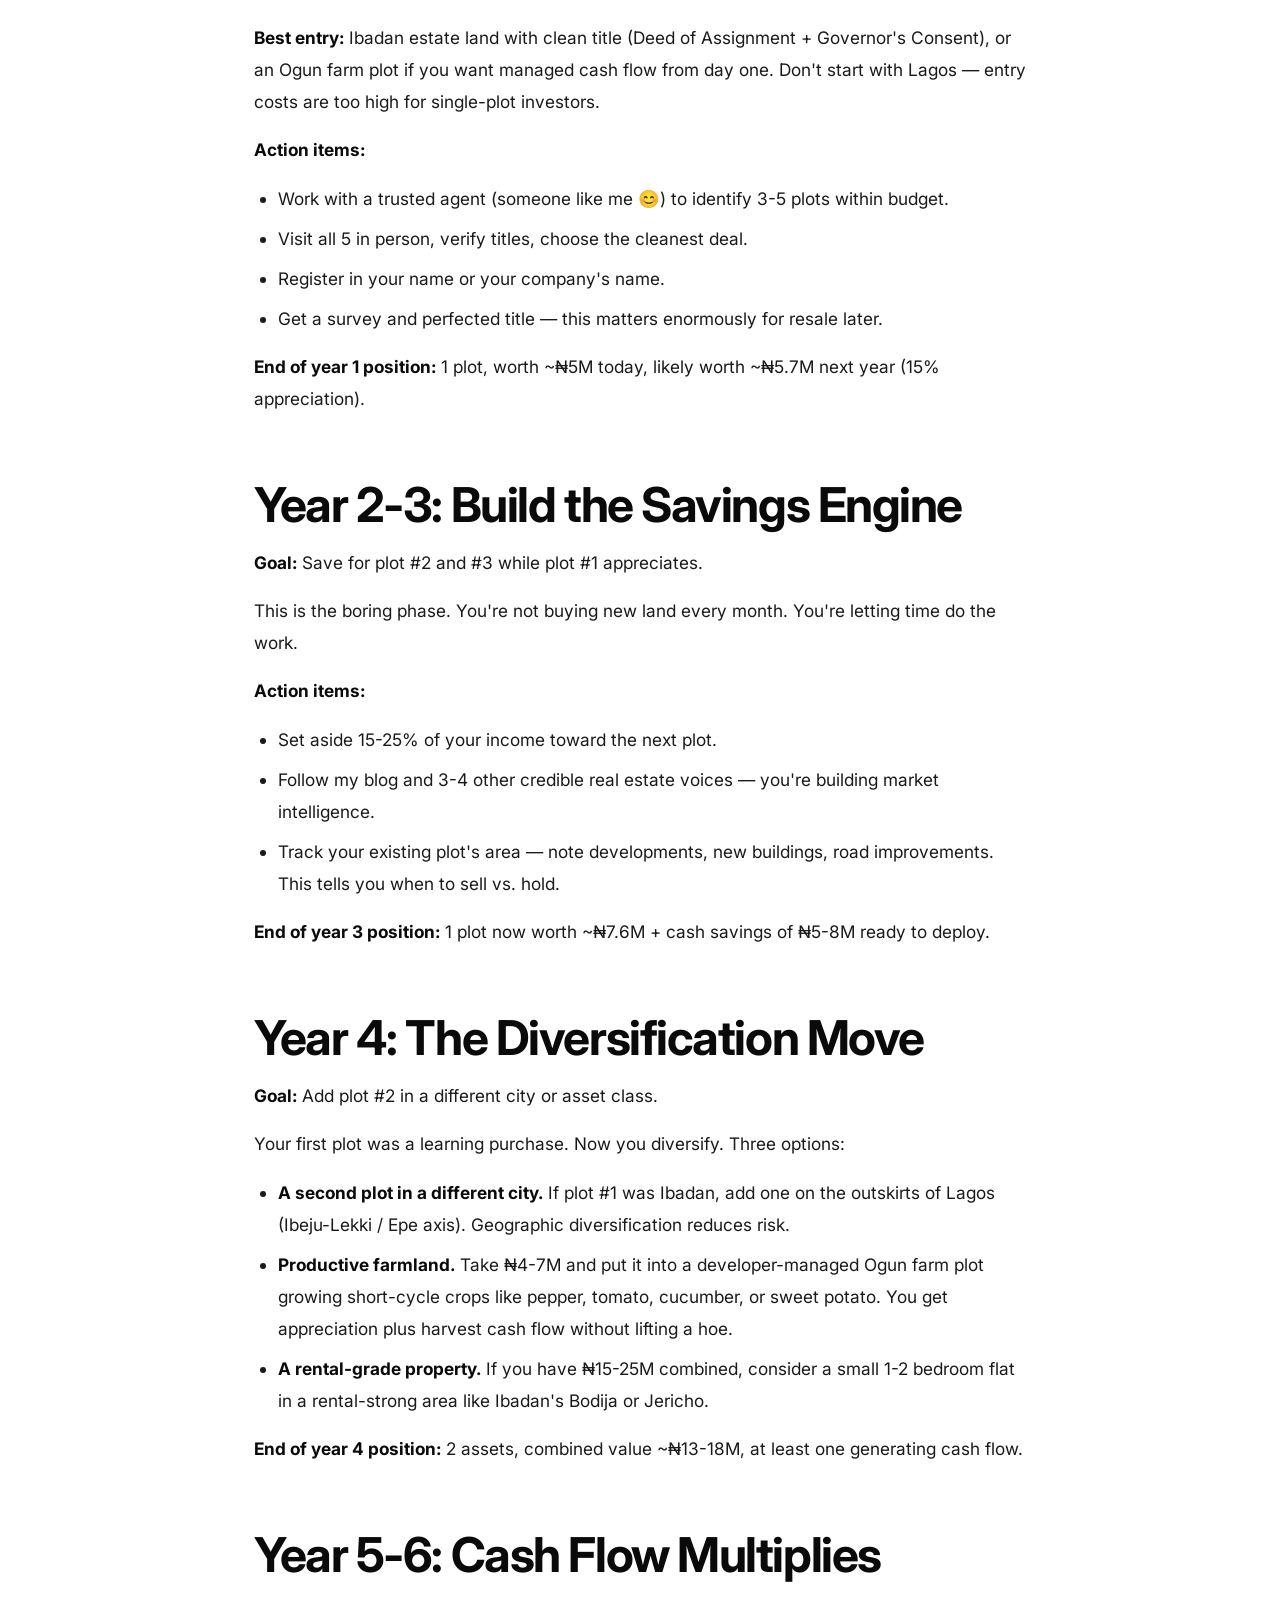
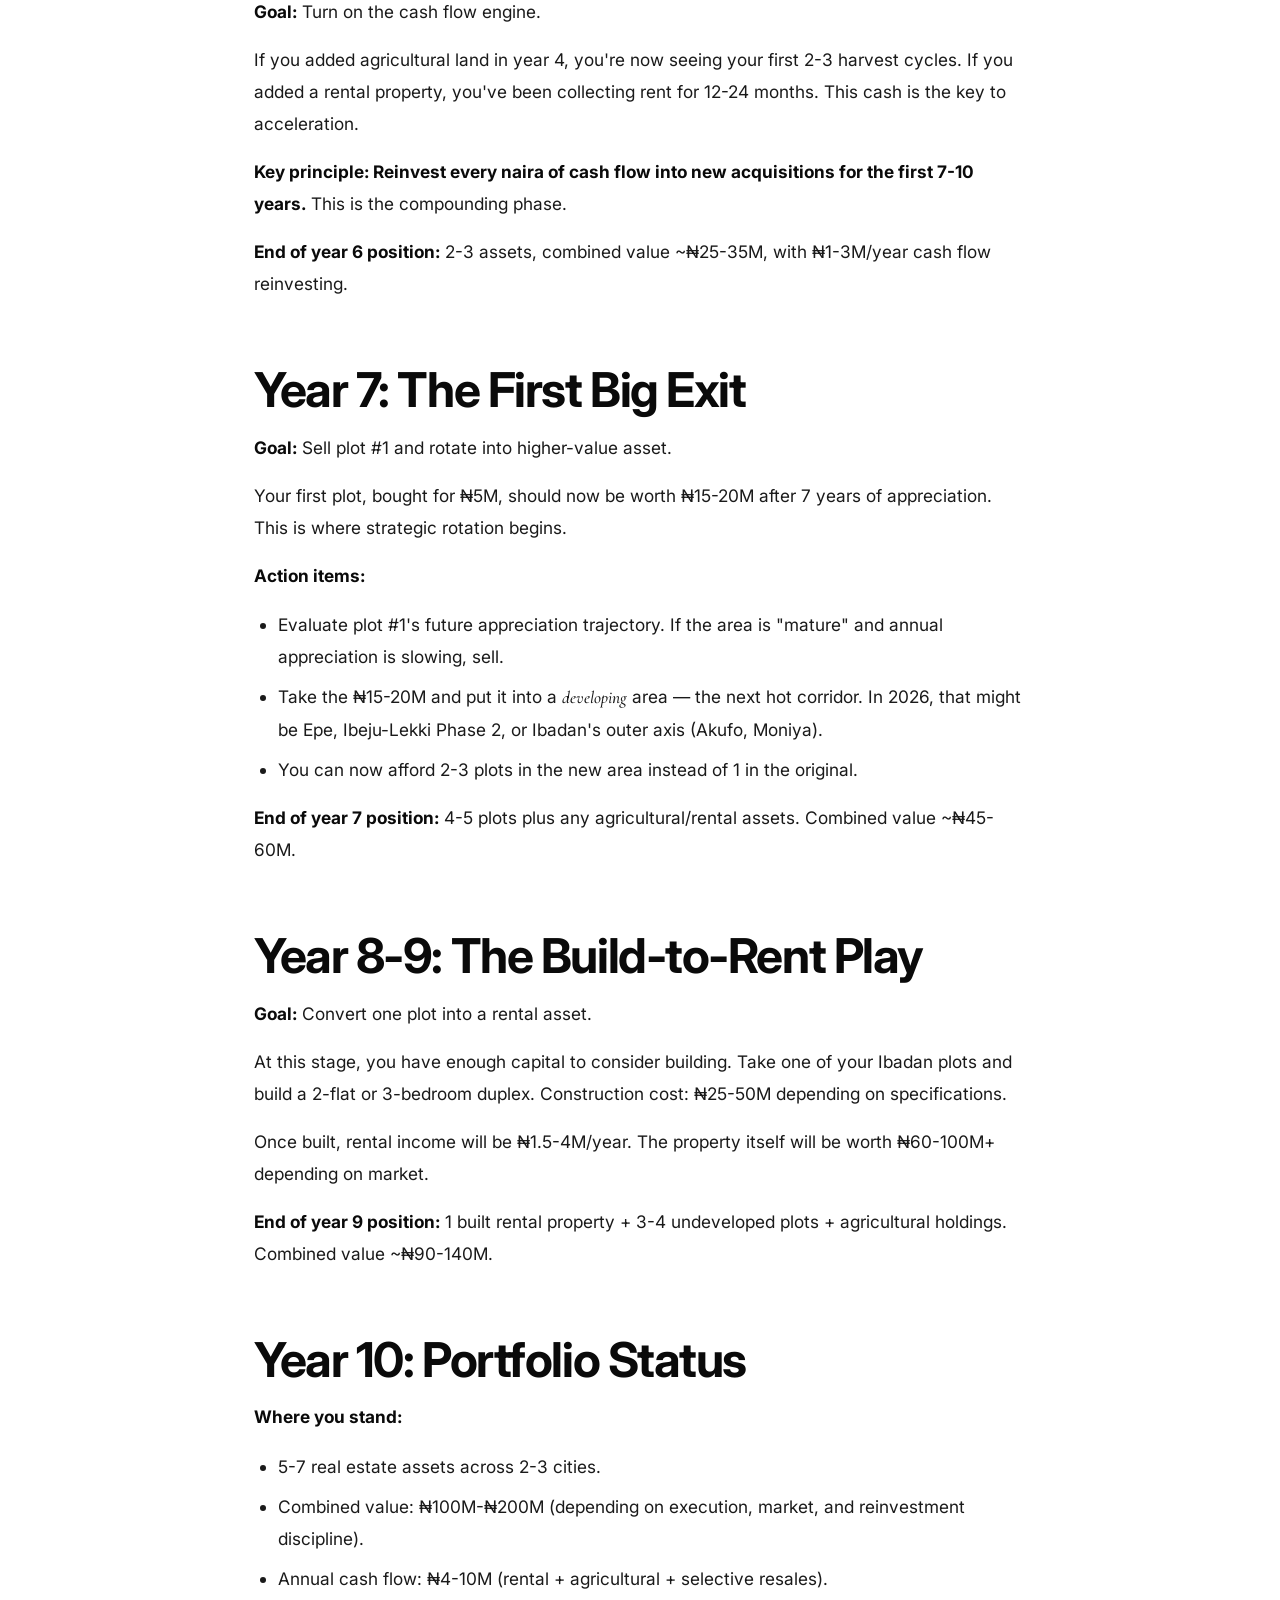
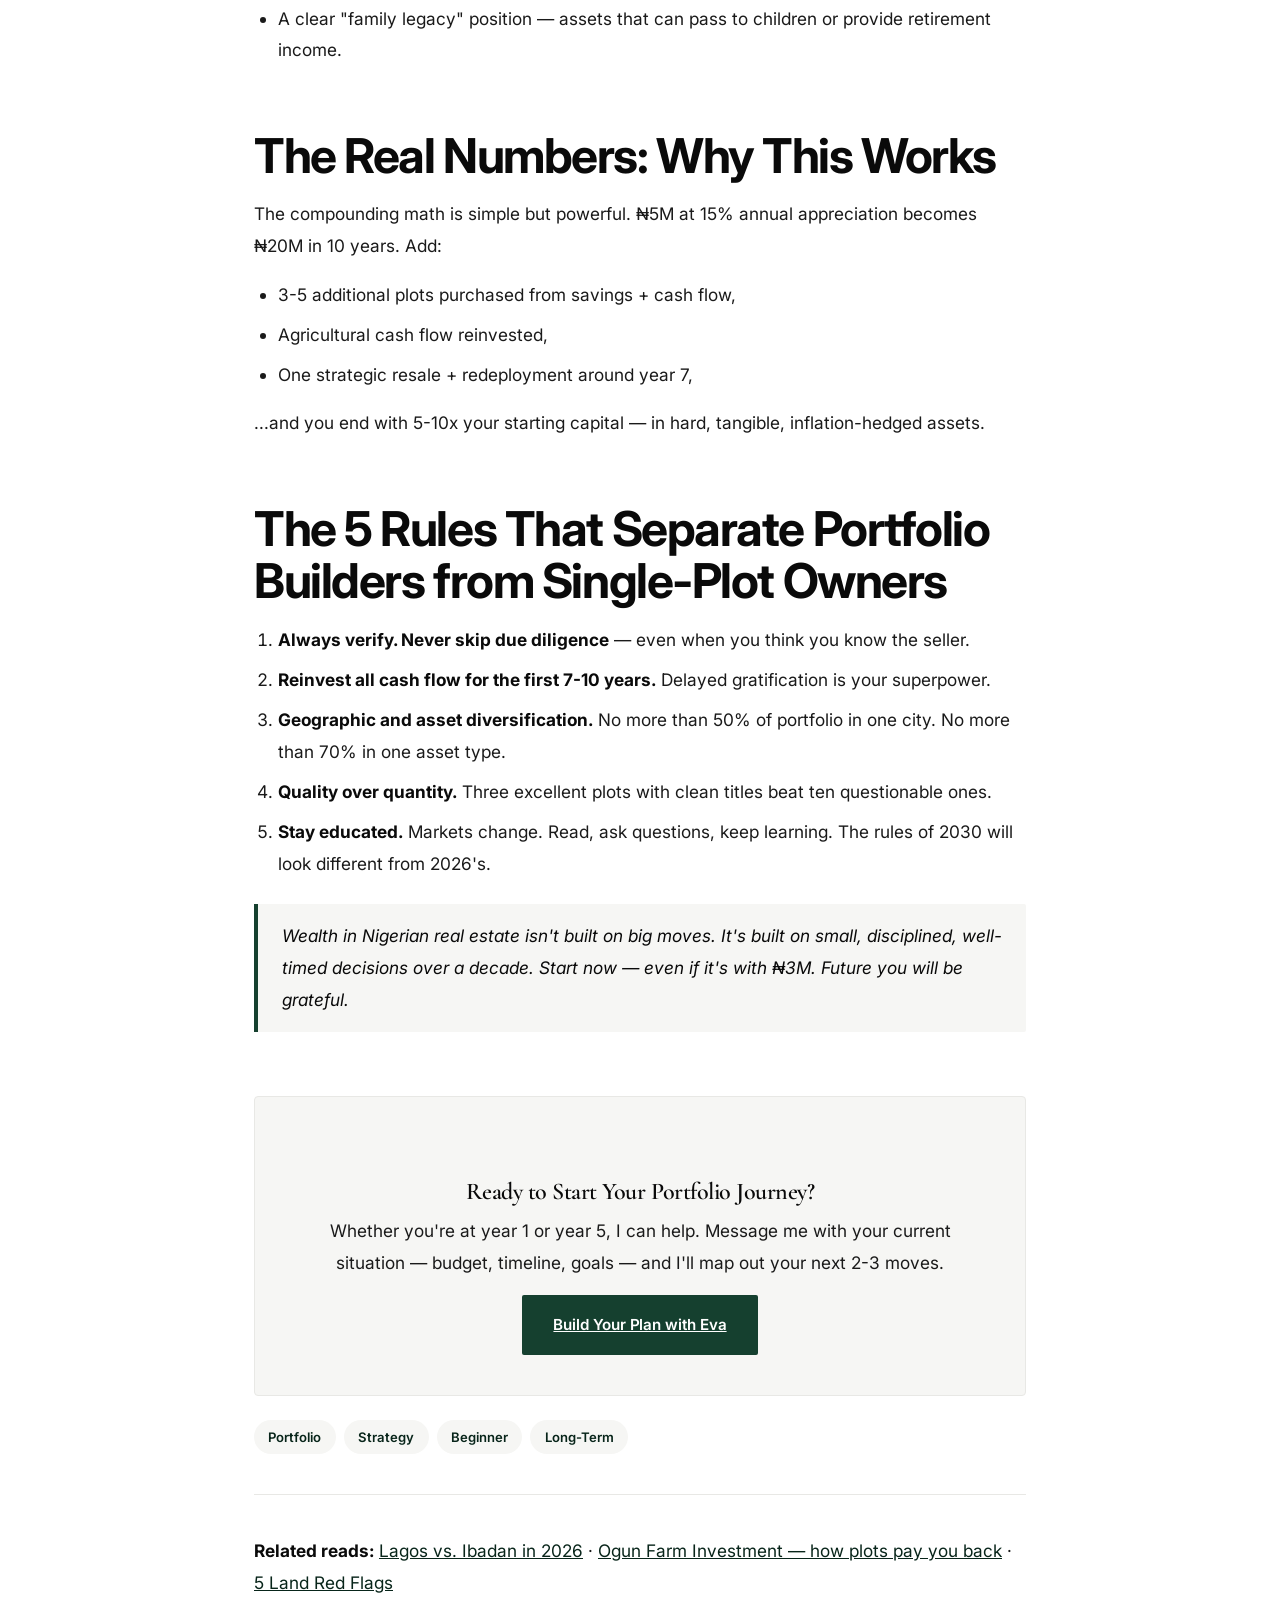
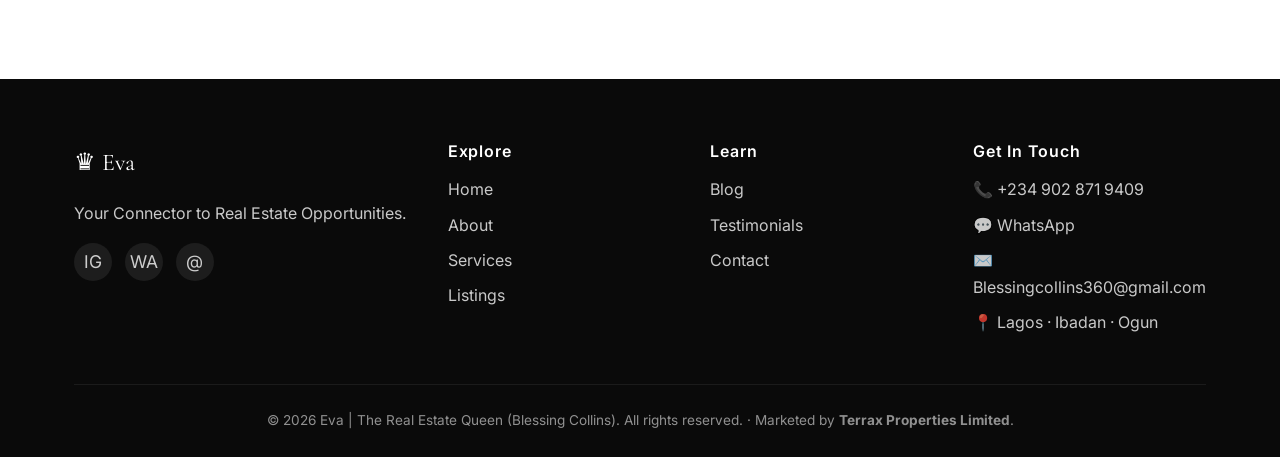
<file: blog/first-plot-to-portfolio.html>
<!DOCTYPE html>
<html lang="en">
<head>
<meta charset="UTF-8">
<meta name="viewport" content="width=device-width, initial-scale=1.0">
<title>From First Plot to Portfolio: Beginner's Real Estate Wealth Roadmap Nigeria | Eva</title>
<meta name="description" content="A step-by-step 10-year plan for turning one ₦5M land purchase into a ₦100M+ real estate portfolio in Nigeria — without quitting your day job.">
<meta name="keywords" content="real estate portfolio Nigeria, build wealth real estate Nigeria, first time buyer Nigeria, how to become real estate investor Nigeria, real estate roadmap Nigeria">
<link rel="canonical" href="https://therealestatequeen.com.ng/blog/first-plot-to-portfolio.html">

<script type="application/ld+json">
{
  "@context": "https://schema.org",
  "@type": "Article",
  "headline": "From First Plot to Portfolio: A Beginner's Roadmap to Real Estate Wealth in Nigeria",
  "author": {"@type": "Person", "name": "Blessing Collins", "alternateName": "Eva"},
  "publisher": {"@type": "Organization", "name": "Eva | The Real Estate Queen"},
  "datePublished": "2026-02-05",
  "mainEntityOfPage": "https://therealestatequeen.com.ng/blog/first-plot-to-portfolio.html"
}
</script>

<link rel="preconnect" href="https://fonts.googleapis.com"><link rel="preconnect" href="https://fonts.gstatic.com" crossorigin>
<link href="https://fonts.googleapis.com/css2?family=Cormorant+Garamond:ital,wght@0,500;0,600;0,700;1,500;1,600&family=Inter:wght@400;500;600;700;800&display=swap" rel="stylesheet">
<link rel="stylesheet" href="../assets/css/styles.css">
</head>
<body>

<header class="site-header">
  <nav class="nav">
    <a href="../index.html" class="brand"><span class="brand-crown">♛</span> Eva <span style="font-weight:400;color:var(--color-muted);font-size:0.9rem;margin-left:0.3rem;">| The Real Estate Queen</span></a>
    <ul class="nav-links">
      <li><a href="../index.html">Home</a></li><li><a href="../about.html">About</a></li><li><a href="../services.html">Services</a></li><li><a href="../listings.html">Listings</a></li><li><a href="../testimonials.html">Testimonials</a></li><li><a href="../blog.html">Blog</a></li><li><a href="../contact.html">Contact</a></li>
    </ul>
    <div class="nav-cta"><a href="https://wa.me/2349028719409" class="btn btn-whatsapp" target="_blank" rel="noopener">WhatsApp Eva</a></div>
    <button class="nav-toggle" aria-label="Toggle menu">☰</button>
  </nav>
</header>

<section class="post-hero">
  <div class="container-narrow">
    <div class="breadcrumb"><a href="../index.html">Home</a><span class="sep">/</span><a href="../blog.html">Blog</a><span class="sep">/</span>First Plot to Portfolio</div>
    <span class="eyebrow">Strategy</span>
    <h1>From First Plot to Portfolio: A Beginner's Roadmap to Real Estate Wealth in Nigeria</h1>
    <div class="post-meta">
      <span class="post-author"><span class="post-author-avatar"></span> By Blessing Collins (Eva)</span>
      <span>📅 February 5, 2026</span>
      <span>⏱️ 14 min read</span>
    </div>
  </div>
</section>

<article class="article">
  <div class="container-narrow article-body">
    <p>Most people think real estate wealth requires millions of naira, rich parents, or Lagos insider access. It doesn't. The vast majority of my portfolio-building clients started with one modest plot and a 10-year plan.</p>
    <p>This is that plan. Year by year. With real numbers. Adjusted for Nigerian realities.</p>

    <h2>The Core Philosophy: Compounding Over Speed</h2>
    <p>Before the roadmap, understand the principle. Real estate wealth in Nigeria is built on three compounding forces:</p>
    <ol>
      <li><strong>Land appreciation</strong> — quality land grows 10-20% per year in most growth corridors.</li>
      <li><strong>Currency hedge</strong> — naira depreciation makes hard assets (land, buildings, crops) more valuable in nominal terms.</li>
      <li><strong>Cash flow reinvestment</strong> — rental income or harvest income reinvested into more land accelerates growth exponentially.</li>
    </ol>
    <p>Most beginners chase fast flips or "too good to be true" yields. Portfolio builders play the long game and outperform everyone.</p>

    <h2>Year 1: The Foundation Plot</h2>
    <p><strong>Goal:</strong> Acquire your first real asset. Learn the process.</p>
    <p><strong>Target budget:</strong> ₦3M - ₦8M (if this is out of reach, start saving now — the rest of the plan still applies).</p>
    <p><strong>Best entry:</strong> Ibadan estate land with clean title (Deed of Assignment + Governor's Consent), or an Ogun farm plot if you want managed cash flow from day one. Don't start with Lagos — entry costs are too high for single-plot investors.</p>
    <p><strong>Action items:</strong></p>
    <ul>
      <li>Work with a trusted agent (someone like me 😊) to identify 3-5 plots within budget.</li>
      <li>Visit all 5 in person, verify titles, choose the cleanest deal.</li>
      <li>Register in your name or your company's name.</li>
      <li>Get a survey and perfected title — this matters enormously for resale later.</li>
    </ul>
    <p><strong>End of year 1 position:</strong> 1 plot, worth ~₦5M today, likely worth ~₦5.7M next year (15% appreciation).</p>

    <h2>Year 2-3: Build the Savings Engine</h2>
    <p><strong>Goal:</strong> Save for plot #2 and #3 while plot #1 appreciates.</p>
    <p>This is the boring phase. You're not buying new land every month. You're letting time do the work.</p>
    <p><strong>Action items:</strong></p>
    <ul>
      <li>Set aside 15-25% of your income toward the next plot.</li>
      <li>Follow my blog and 3-4 other credible real estate voices — you're building market intelligence.</li>
      <li>Track your existing plot's area — note developments, new buildings, road improvements. This tells you when to sell vs. hold.</li>
    </ul>
    <p><strong>End of year 3 position:</strong> 1 plot now worth ~₦7.6M + cash savings of ₦5-8M ready to deploy.</p>

    <h2>Year 4: The Diversification Move</h2>
    <p><strong>Goal:</strong> Add plot #2 in a different city or asset class.</p>
    <p>Your first plot was a learning purchase. Now you diversify. Three options:</p>
    <ul>
      <li><strong>A second plot in a different city.</strong> If plot #1 was Ibadan, add one on the outskirts of Lagos (Ibeju-Lekki / Epe axis). Geographic diversification reduces risk.</li>
      <li><strong>Productive farmland.</strong> Take ₦4-7M and put it into a developer-managed Ogun farm plot growing short-cycle crops like pepper, tomato, cucumber, or sweet potato. You get appreciation plus harvest cash flow without lifting a hoe.</li>
      <li><strong>A rental-grade property.</strong> If you have ₦15-25M combined, consider a small 1-2 bedroom flat in a rental-strong area like Ibadan's Bodija or Jericho.</li>
    </ul>
    <p><strong>End of year 4 position:</strong> 2 assets, combined value ~₦13-18M, at least one generating cash flow.</p>

    <h2>Year 5-6: Cash Flow Multiplies</h2>
    <p><strong>Goal:</strong> Turn on the cash flow engine.</p>
    <p>If you added agricultural land in year 4, you're now seeing your first 2-3 harvest cycles. If you added a rental property, you've been collecting rent for 12-24 months. This cash is the key to acceleration.</p>
    <p><strong>Key principle: Reinvest every naira of cash flow into new acquisitions for the first 7-10 years.</strong> This is the compounding phase.</p>
    <p><strong>End of year 6 position:</strong> 2-3 assets, combined value ~₦25-35M, with ₦1-3M/year cash flow reinvesting.</p>

    <h2>Year 7: The First Big Exit</h2>
    <p><strong>Goal:</strong> Sell plot #1 and rotate into higher-value asset.</p>
    <p>Your first plot, bought for ₦5M, should now be worth ₦15-20M after 7 years of appreciation. This is where strategic rotation begins.</p>
    <p><strong>Action items:</strong></p>
    <ul>
      <li>Evaluate plot #1's future appreciation trajectory. If the area is "mature" and annual appreciation is slowing, sell.</li>
      <li>Take the ₦15-20M and put it into a <em>developing</em> area — the next hot corridor. In 2026, that might be Epe, Ibeju-Lekki Phase 2, or Ibadan's outer axis (Akufo, Moniya).</li>
      <li>You can now afford 2-3 plots in the new area instead of 1 in the original.</li>
    </ul>
    <p><strong>End of year 7 position:</strong> 4-5 plots plus any agricultural/rental assets. Combined value ~₦45-60M.</p>

    <h2>Year 8-9: The Build-to-Rent Play</h2>
    <p><strong>Goal:</strong> Convert one plot into a rental asset.</p>
    <p>At this stage, you have enough capital to consider building. Take one of your Ibadan plots and build a 2-flat or 3-bedroom duplex. Construction cost: ₦25-50M depending on specifications.</p>
    <p>Once built, rental income will be ₦1.5-4M/year. The property itself will be worth ₦60-100M+ depending on market.</p>
    <p><strong>End of year 9 position:</strong> 1 built rental property + 3-4 undeveloped plots + agricultural holdings. Combined value ~₦90-140M.</p>

    <h2>Year 10: Portfolio Status</h2>
    <p><strong>Where you stand:</strong></p>
    <ul>
      <li>5-7 real estate assets across 2-3 cities.</li>
      <li>Combined value: ₦100M-₦200M (depending on execution, market, and reinvestment discipline).</li>
      <li>Annual cash flow: ₦4-10M (rental + agricultural + selective resales).</li>
      <li>A clear "family legacy" position — assets that can pass to children or provide retirement income.</li>
    </ul>

    <h2>The Real Numbers: Why This Works</h2>
    <p>The compounding math is simple but powerful. ₦5M at 15% annual appreciation becomes ₦20M in 10 years. Add:</p>
    <ul>
      <li>3-5 additional plots purchased from savings + cash flow,</li>
      <li>Agricultural cash flow reinvested,</li>
      <li>One strategic resale + redeployment around year 7,</li>
    </ul>
    <p>...and you end with 5-10x your starting capital — in hard, tangible, inflation-hedged assets.</p>

    <h2>The 5 Rules That Separate Portfolio Builders from Single-Plot Owners</h2>
    <ol>
      <li><strong>Always verify. Never skip due diligence</strong> — even when you think you know the seller.</li>
      <li><strong>Reinvest all cash flow for the first 7-10 years.</strong> Delayed gratification is your superpower.</li>
      <li><strong>Geographic and asset diversification.</strong> No more than 50% of portfolio in one city. No more than 70% in one asset type.</li>
      <li><strong>Quality over quantity.</strong> Three excellent plots with clean titles beat ten questionable ones.</li>
      <li><strong>Stay educated.</strong> Markets change. Read, ask questions, keep learning. The rules of 2030 will look different from 2026's.</li>
    </ol>

    <blockquote>Wealth in Nigerian real estate isn't built on big moves. It's built on small, disciplined, well-timed decisions over a decade. Start now — even if it's with ₦3M. Future you will be grateful.</blockquote>

    <div class="article-cta">
      <h3>Ready to Start Your Portfolio Journey?</h3>
      <p>Whether you're at year 1 or year 5, I can help. Message me with your current situation — budget, timeline, goals — and I'll map out your next 2-3 moves.</p>
      <a href="https://wa.me/2349028719409?text=Hi%20Eva%2C%20I%27d%20like%20to%20start%20building%20my%20real%20estate%20portfolio." class="btn btn-primary" target="_blank" rel="noopener">Build Your Plan with Eva</a>
    </div>

    <div class="tag-list">
      <span class="tag">Portfolio</span><span class="tag">Strategy</span><span class="tag">Beginner</span><span class="tag">Long-Term</span>
    </div>

    <hr class="divider">
    <p><strong>Related reads:</strong> <a href="lagos-vs-ibadan-investment.html">Lagos vs. Ibadan in 2026</a> · <a href="ogun-farm-investment.html">Ogun Farm Investment — how plots pay you back</a> · <a href="land-red-flags-nigeria.html">5 Land Red Flags</a></p>
  </div>
</article>

<footer class="site-footer">
  <div class="container">
    <div class="footer-grid">
      <div><div class="footer-brand">♛ Eva</div><p>Your Connector to Real Estate Opportunities.</p><div class="socials"><a href="https://instagram.com/is_evablessing" class="social-icon" target="_blank" rel="noopener">IG</a><a href="https://wa.me/2349028719409" class="social-icon" target="_blank" rel="noopener">WA</a><a href="mailto:Blessingcollins360@gmail.com" class="social-icon">@</a></div></div>
      <div><h4>Explore</h4><ul><li><a href="../index.html">Home</a></li><li><a href="../about.html">About</a></li><li><a href="../services.html">Services</a></li><li><a href="../listings.html">Listings</a></li></ul></div>
      <div><h4>Learn</h4><ul><li><a href="../blog.html">Blog</a></li><li><a href="../testimonials.html">Testimonials</a></li><li><a href="../contact.html">Contact</a></li></ul></div>
      <div><h4>Get In Touch</h4><ul><li>📞 <a href="tel:+2349028719409">+234 902 871 9409</a></li><li>💬 <a href="https://wa.me/2349028719409" target="_blank" rel="noopener">WhatsApp</a></li><li>✉️ <a href="mailto:Blessingcollins360@gmail.com">Blessingcollins360@gmail.com</a></li><li>📍 Lagos · Ibadan · Ogun</li></ul></div>
    </div>
    <div class="footer-bottom">© 2026 Eva | The Real Estate Queen (Blessing Collins). All rights reserved. · Marketed by <strong>Terrax Properties Limited</strong>.</div>
  </div>
</footer>

<a href="https://wa.me/2349028719409" class="whatsapp-float" target="_blank" rel="noopener" aria-label="WhatsApp">💬</a>
<script src="../assets/js/script.js"></script>
</body>
</html>
</file>
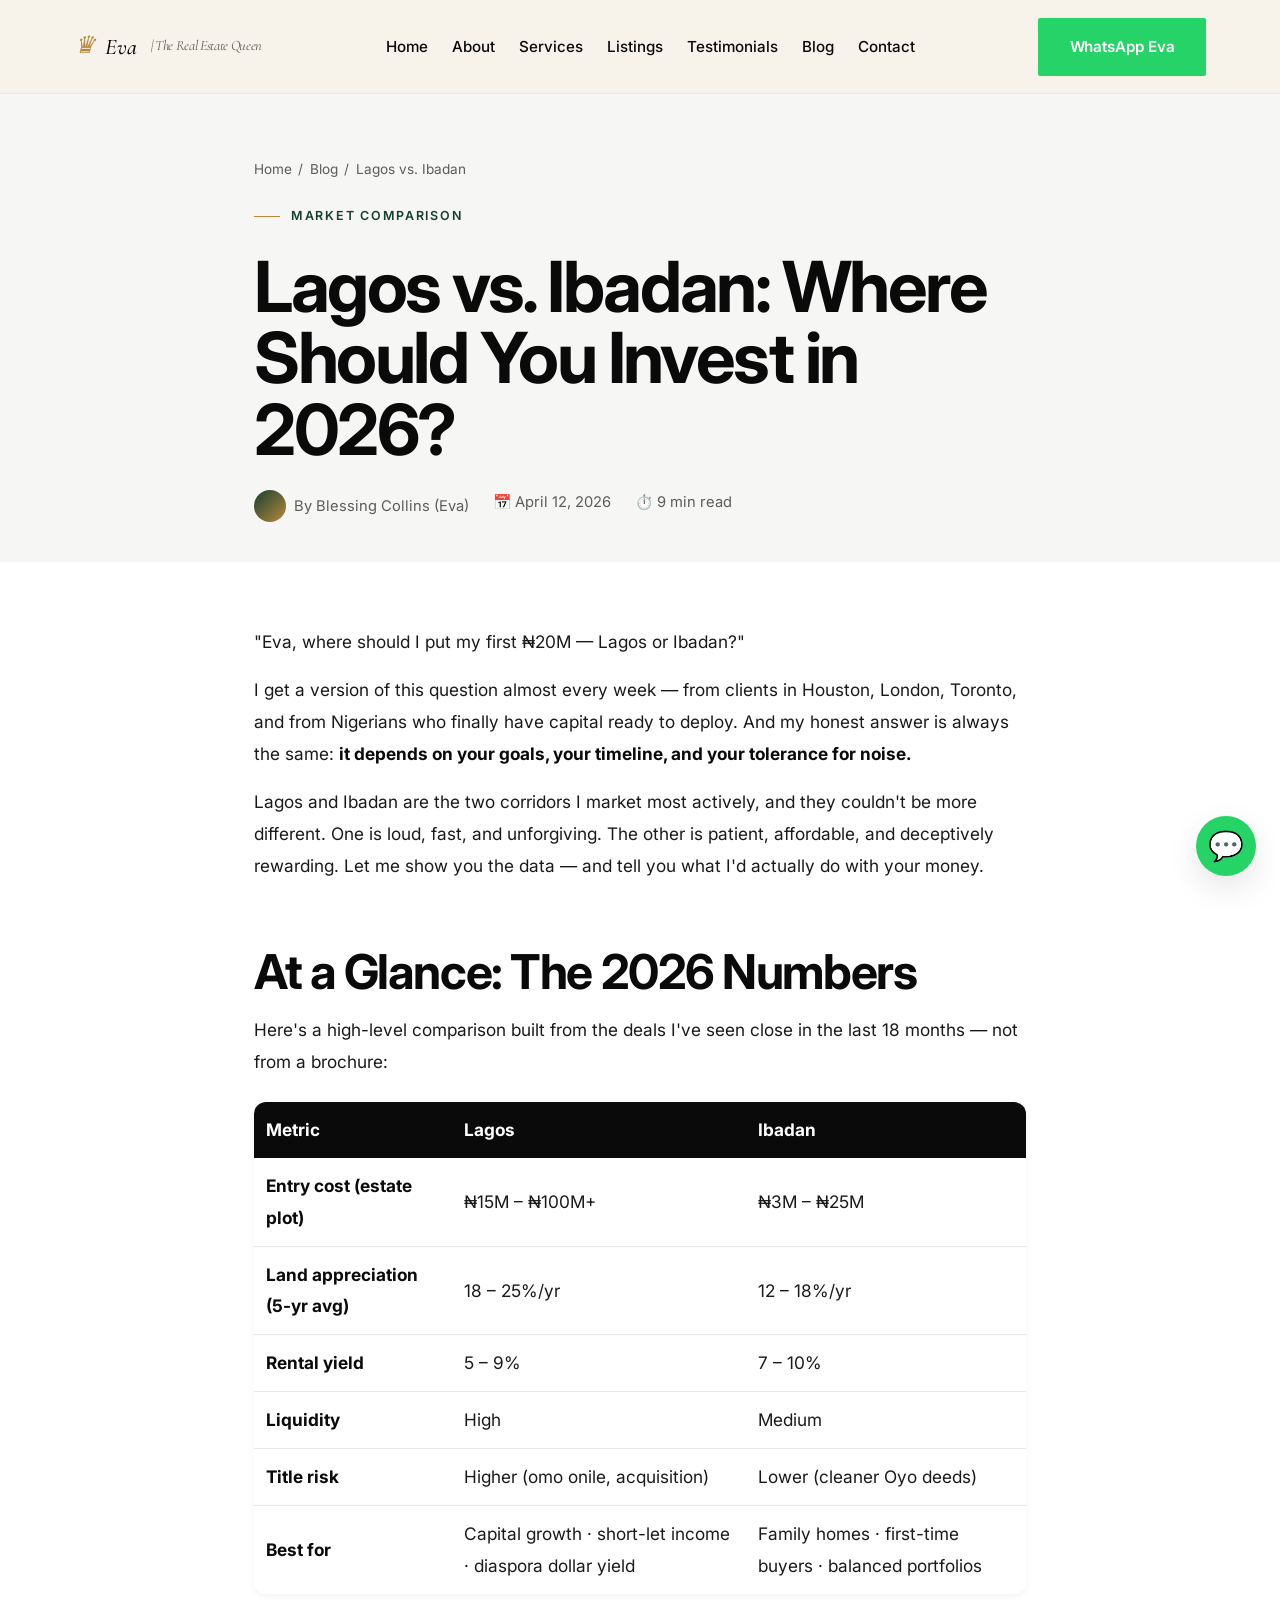
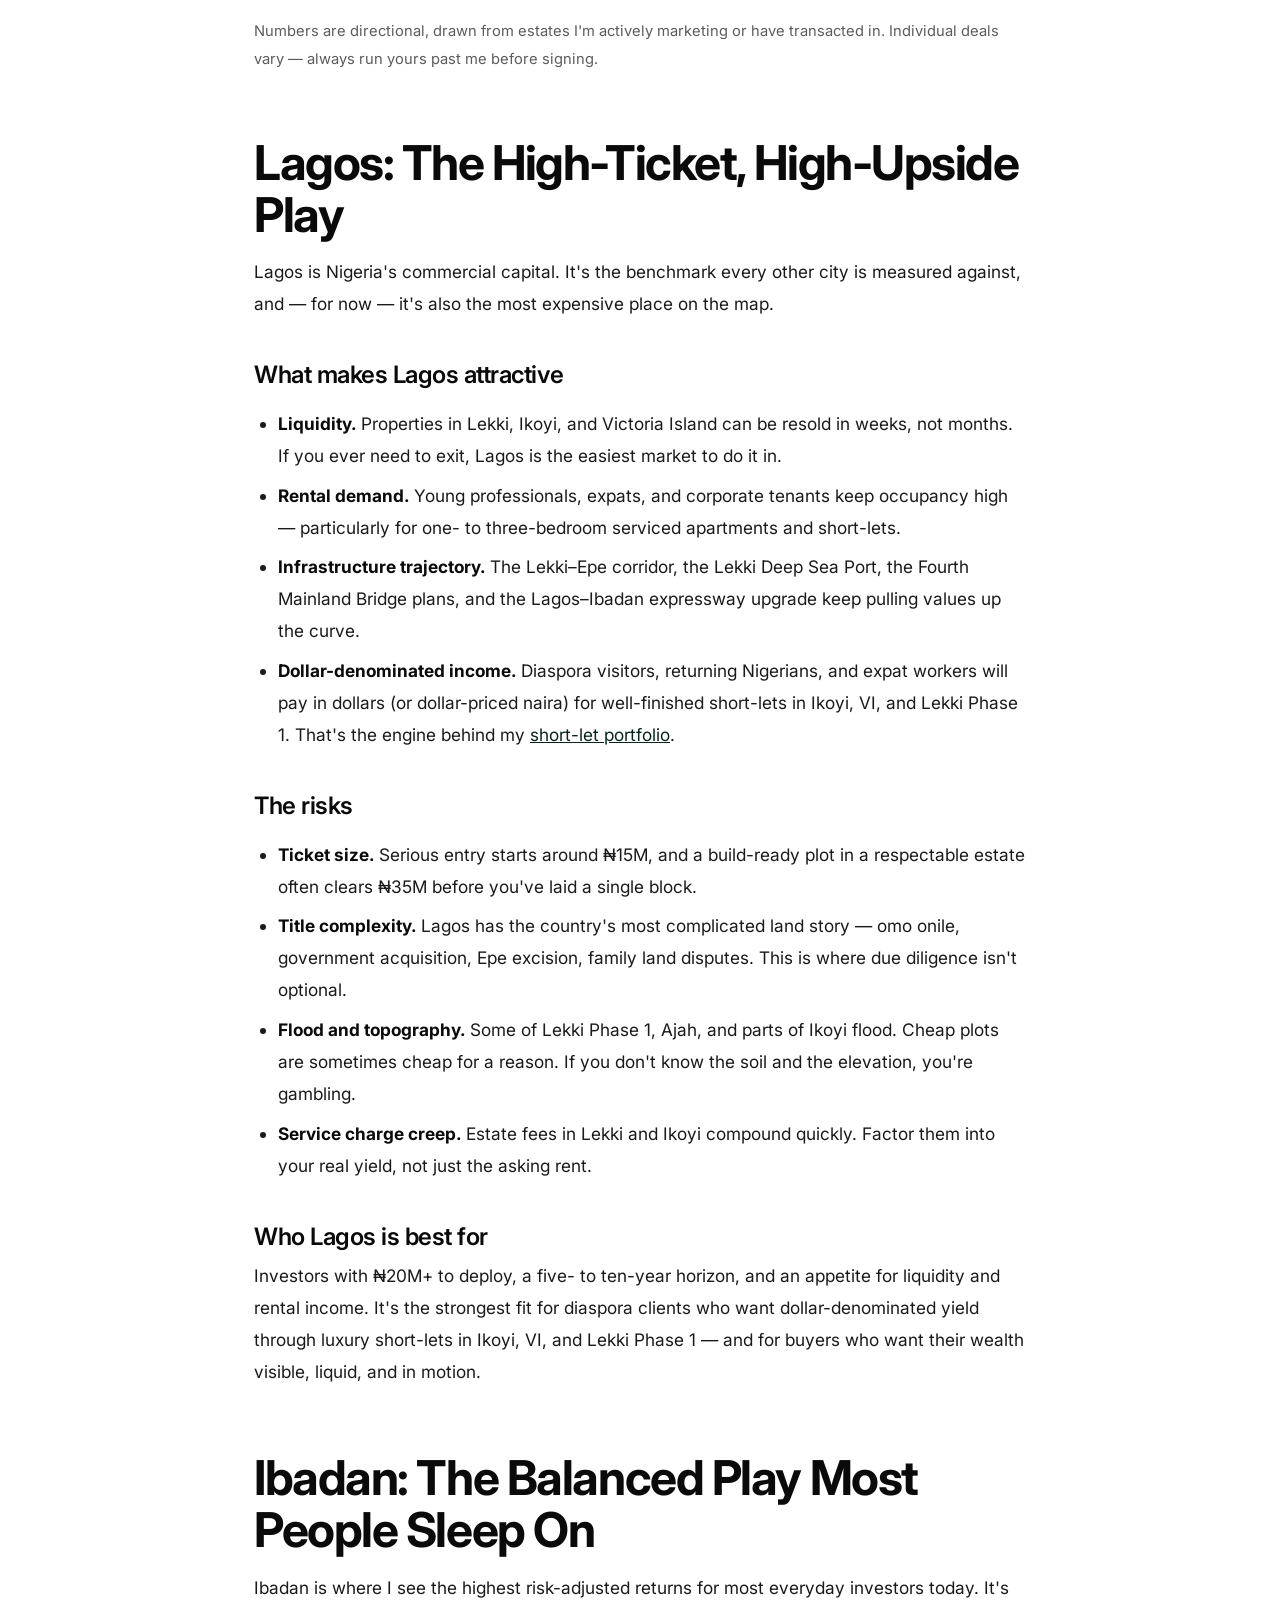
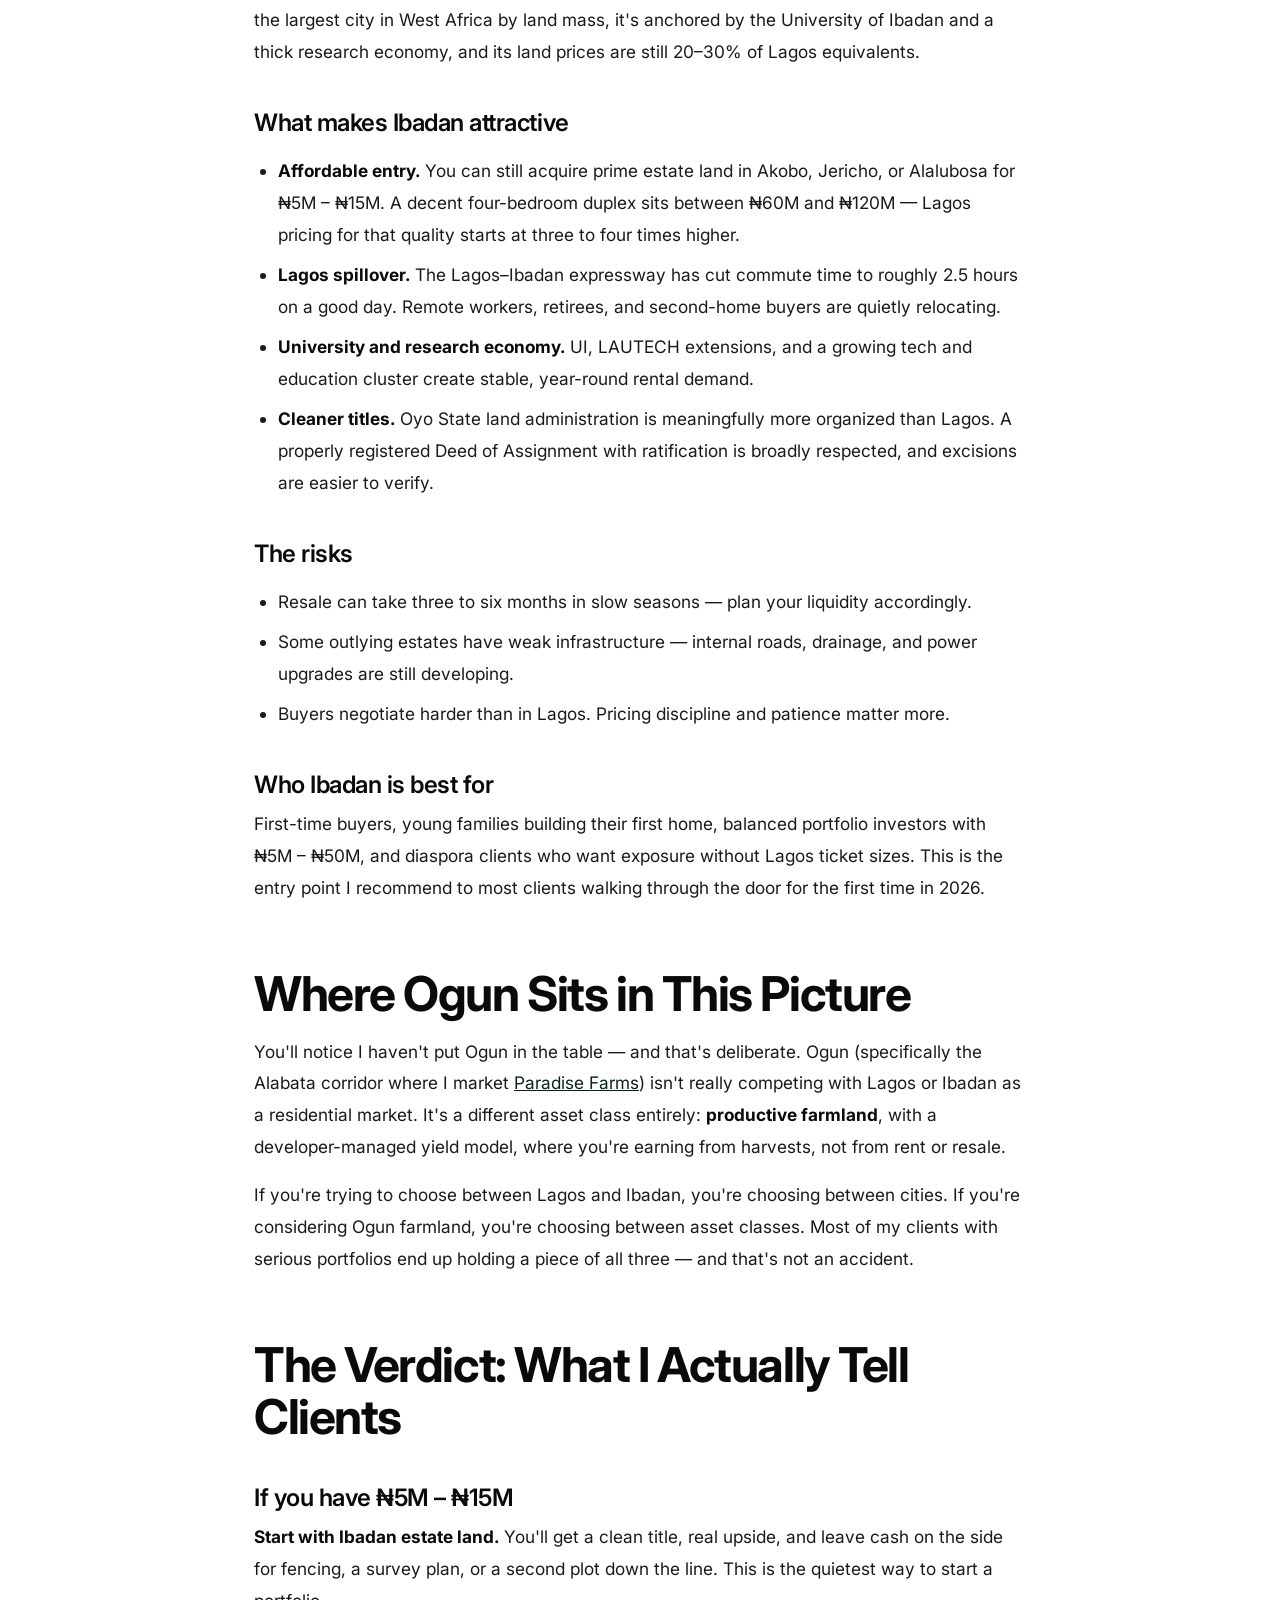
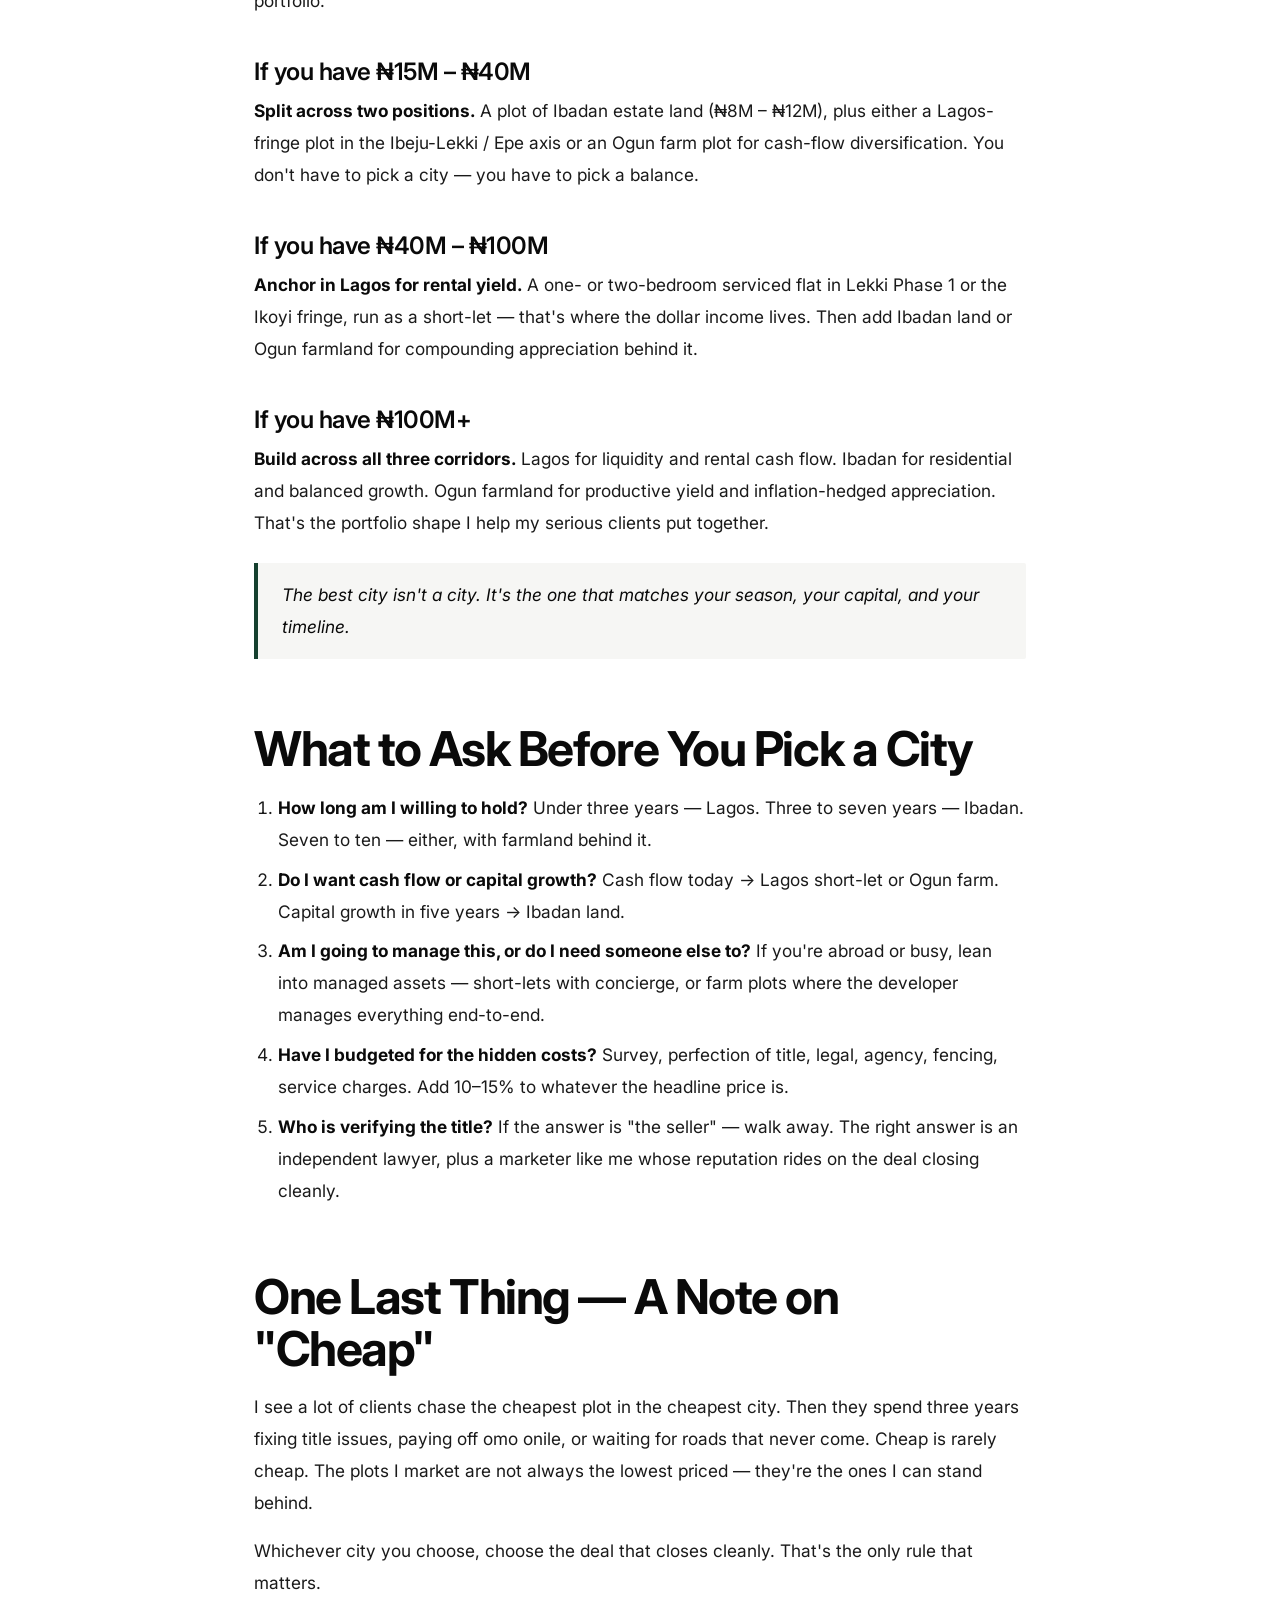
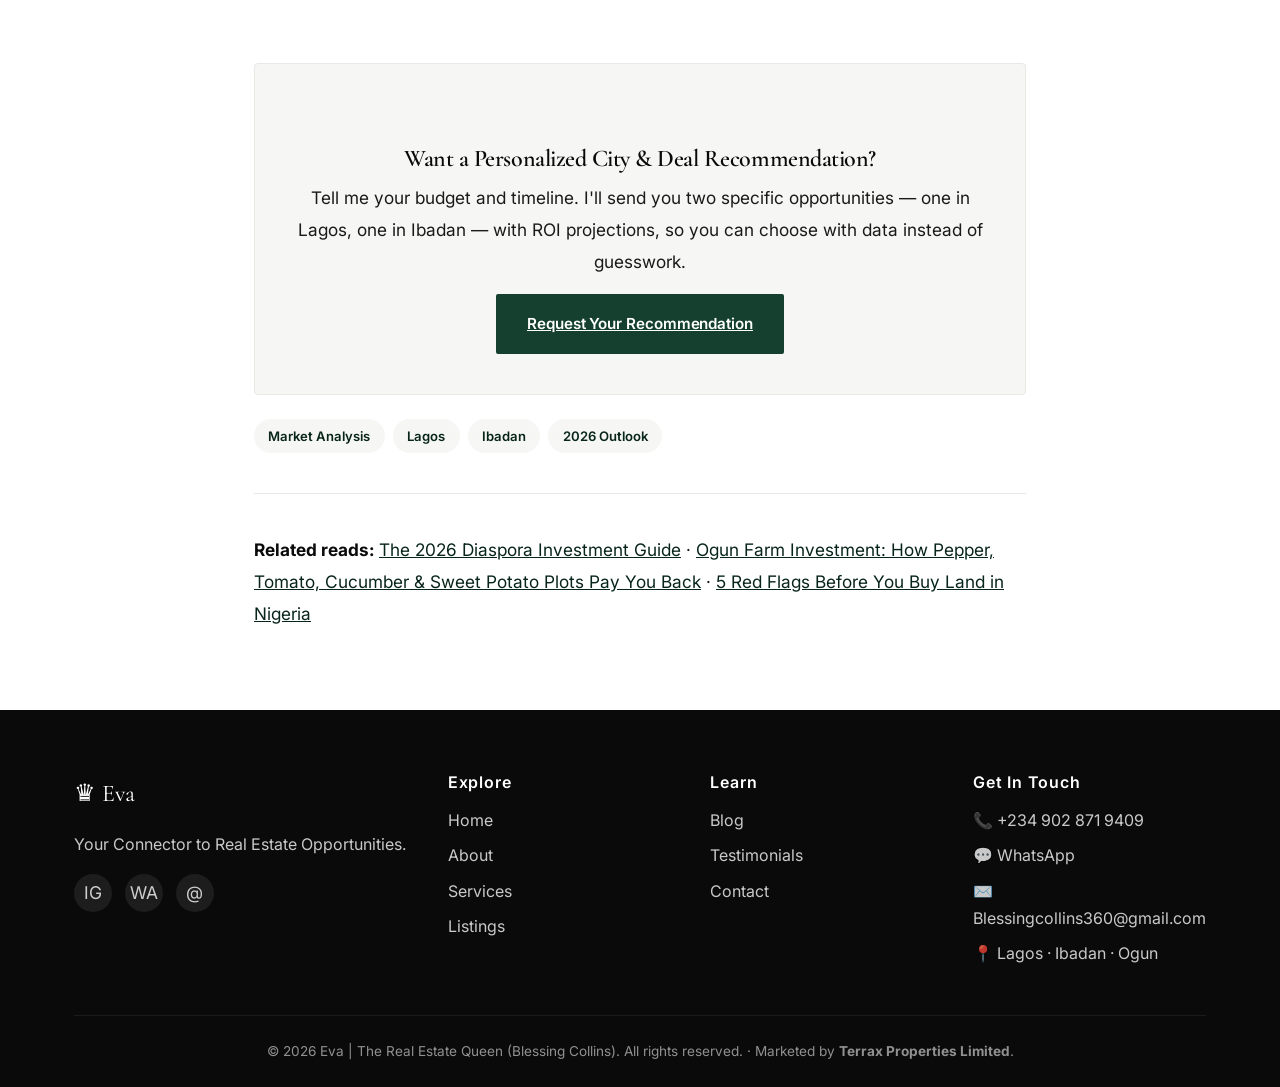
<file: blog/lagos-vs-ibadan-investment.html>
<!DOCTYPE html>
<html lang="en">
<head>
<meta charset="UTF-8">
<meta name="viewport" content="width=device-width, initial-scale=1.0">
<title>Lagos vs. Ibadan: Where Should You Invest in 2026? | Eva, The Real Estate Queen</title>
<meta name="description" content="A side-by-side 2026 comparison of Lagos and Ibadan real estate — entry costs, land appreciation, rental yields, title risk, and how to choose the right city for your budget and timeline.">
<meta name="keywords" content="Lagos vs Ibadan real estate, best city to invest Nigeria 2026, Lagos land appreciation, Ibadan rental yield, Lekki Ibeju-Lekki investment, Akobo Jericho Ibadan land">
<link rel="canonical" href="https://therealestatequeen.com.ng/blog/lagos-vs-ibadan-investment.html">

<meta property="og:type" content="article">
<meta property="og:title" content="Lagos vs. Ibadan: Where Should You Invest in 2026?">
<meta property="og:description" content="Side-by-side ROI comparison across Nigeria's two highest-volume real estate corridors — and what to do with each budget band.">
<meta property="og:url" content="https://therealestatequeen.com.ng/blog/lagos-vs-ibadan-investment.html">

<script type="application/ld+json">
{
  "@context": "https://schema.org",
  "@type": "Article",
  "headline": "Lagos vs. Ibadan: Where Should You Invest in Nigerian Real Estate in 2026?",
  "author": {"@type": "Person", "name": "Blessing Collins", "alternateName": "Eva"},
  "publisher": {"@type": "Organization", "name": "Eva | The Real Estate Queen"},
  "datePublished": "2026-04-12",
  "dateModified": "2026-04-29",
  "mainEntityOfPage": "https://therealestatequeen.com.ng/blog/lagos-vs-ibadan-investment.html",
  "image": "https://therealestatequeen.com.ng/assets/img/eva-terrax.jpg"
}
</script>

<link rel="preconnect" href="https://fonts.googleapis.com"><link rel="preconnect" href="https://fonts.gstatic.com" crossorigin>
<link href="https://fonts.googleapis.com/css2?family=Cormorant+Garamond:ital,wght@0,500;0,600;0,700;1,500;1,600&family=Inter:wght@400;500;600;700;800&display=swap" rel="stylesheet">
<link rel="stylesheet" href="../assets/css/styles.css">
</head>
<body>

<header class="site-header">
  <nav class="nav">
    <a href="../index.html" class="brand"><span class="brand-crown">♛</span> Eva <span style="font-weight:400;color:var(--color-muted);font-size:0.9rem;margin-left:0.3rem;">| The Real Estate Queen</span></a>
    <ul class="nav-links">
      <li><a href="../index.html">Home</a></li><li><a href="../about.html">About</a></li><li><a href="../services.html">Services</a></li><li><a href="../listings.html">Listings</a></li><li><a href="../testimonials.html">Testimonials</a></li><li><a href="../blog.html">Blog</a></li><li><a href="../contact.html">Contact</a></li>
    </ul>
    <div class="nav-cta"><a href="https://wa.me/2349028719409" class="btn btn-whatsapp" target="_blank" rel="noopener">WhatsApp Eva</a></div>
    <button class="nav-toggle" aria-label="Toggle menu">☰</button>
  </nav>
</header>

<section class="post-hero">
  <div class="container-narrow">
    <div class="breadcrumb"><a href="../index.html">Home</a><span class="sep">/</span><a href="../blog.html">Blog</a><span class="sep">/</span>Lagos vs. Ibadan</div>
    <span class="eyebrow">Market Comparison</span>
    <h1>Lagos vs. Ibadan: Where Should You Invest in 2026?</h1>
    <div class="post-meta">
      <span class="post-author"><span class="post-author-avatar"></span> By Blessing Collins (Eva)</span>
      <span>📅 April 12, 2026</span>
      <span>⏱️ 9 min read</span>
    </div>
  </div>
</section>

<article class="article">
  <div class="container-narrow article-body">
    <p>"Eva, where should I put my first ₦20M — Lagos or Ibadan?"</p>
    <p>I get a version of this question almost every week — from clients in Houston, London, Toronto, and from Nigerians who finally have capital ready to deploy. And my honest answer is always the same: <strong>it depends on your goals, your timeline, and your tolerance for noise.</strong></p>
    <p>Lagos and Ibadan are the two corridors I market most actively, and they couldn't be more different. One is loud, fast, and unforgiving. The other is patient, affordable, and deceptively rewarding. Let me show you the data — and tell you what I'd actually do with your money.</p>

    <h2>At a Glance: The 2026 Numbers</h2>
    <p>Here's a high-level comparison built from the deals I've seen close in the last 18 months — not from a brochure:</p>
    <table style="width:100%;border-collapse:collapse;margin:1.5rem 0;background:var(--color-surface);border-radius:12px;overflow:hidden;box-shadow:0 2px 8px rgba(0,0,0,0.05);">
      <thead style="background:var(--color-charcoal);color:#fff;">
        <tr><th style="padding:12px;text-align:left;">Metric</th><th style="padding:12px;text-align:left;">Lagos</th><th style="padding:12px;text-align:left;">Ibadan</th></tr>
      </thead>
      <tbody>
        <tr style="border-bottom:1px solid var(--color-border);"><td style="padding:12px;"><strong>Entry cost (estate plot)</strong></td><td style="padding:12px;">₦15M – ₦100M+</td><td style="padding:12px;">₦3M – ₦25M</td></tr>
        <tr style="border-bottom:1px solid var(--color-border);"><td style="padding:12px;"><strong>Land appreciation (5-yr avg)</strong></td><td style="padding:12px;">18 – 25%/yr</td><td style="padding:12px;">12 – 18%/yr</td></tr>
        <tr style="border-bottom:1px solid var(--color-border);"><td style="padding:12px;"><strong>Rental yield</strong></td><td style="padding:12px;">5 – 9%</td><td style="padding:12px;">7 – 10%</td></tr>
        <tr style="border-bottom:1px solid var(--color-border);"><td style="padding:12px;"><strong>Liquidity</strong></td><td style="padding:12px;">High</td><td style="padding:12px;">Medium</td></tr>
        <tr style="border-bottom:1px solid var(--color-border);"><td style="padding:12px;"><strong>Title risk</strong></td><td style="padding:12px;">Higher (omo onile, acquisition)</td><td style="padding:12px;">Lower (cleaner Oyo deeds)</td></tr>
        <tr><td style="padding:12px;"><strong>Best for</strong></td><td style="padding:12px;">Capital growth · short-let income · diaspora dollar yield</td><td style="padding:12px;">Family homes · first-time buyers · balanced portfolios</td></tr>
      </tbody>
    </table>
    <p class="muted" style="font-size:0.92rem;">Numbers are directional, drawn from estates I'm actively marketing or have transacted in. Individual deals vary — always run yours past me before signing.</p>

    <h2>Lagos: The High-Ticket, High-Upside Play</h2>
    <p>Lagos is Nigeria's commercial capital. It's the benchmark every other city is measured against, and — for now — it's also the most expensive place on the map.</p>

    <h3>What makes Lagos attractive</h3>
    <ul>
      <li><strong>Liquidity.</strong> Properties in Lekki, Ikoyi, and Victoria Island can be resold in weeks, not months. If you ever need to exit, Lagos is the easiest market to do it in.</li>
      <li><strong>Rental demand.</strong> Young professionals, expats, and corporate tenants keep occupancy high — particularly for one- to three-bedroom serviced apartments and short-lets.</li>
      <li><strong>Infrastructure trajectory.</strong> The Lekki–Epe corridor, the Lekki Deep Sea Port, the Fourth Mainland Bridge plans, and the Lagos–Ibadan expressway upgrade keep pulling values up the curve.</li>
      <li><strong>Dollar-denominated income.</strong> Diaspora visitors, returning Nigerians, and expat workers will pay in dollars (or dollar-priced naira) for well-finished short-lets in Ikoyi, VI, and Lekki Phase 1. That's the engine behind my <a href="../listings.html">short-let portfolio</a>.</li>
    </ul>

    <h3>The risks</h3>
    <ul>
      <li><strong>Ticket size.</strong> Serious entry starts around ₦15M, and a build-ready plot in a respectable estate often clears ₦35M before you've laid a single block.</li>
      <li><strong>Title complexity.</strong> Lagos has the country's most complicated land story — omo onile, government acquisition, Epe excision, family land disputes. This is where due diligence isn't optional.</li>
      <li><strong>Flood and topography.</strong> Some of Lekki Phase 1, Ajah, and parts of Ikoyi flood. Cheap plots are sometimes cheap for a reason. If you don't know the soil and the elevation, you're gambling.</li>
      <li><strong>Service charge creep.</strong> Estate fees in Lekki and Ikoyi compound quickly. Factor them into your real yield, not just the asking rent.</li>
    </ul>

    <h3>Who Lagos is best for</h3>
    <p>Investors with ₦20M+ to deploy, a five- to ten-year horizon, and an appetite for liquidity and rental income. It's the strongest fit for diaspora clients who want dollar-denominated yield through luxury short-lets in Ikoyi, VI, and Lekki Phase 1 — and for buyers who want their wealth visible, liquid, and in motion.</p>

    <h2>Ibadan: The Balanced Play Most People Sleep On</h2>
    <p>Ibadan is where I see the highest risk-adjusted returns for most everyday investors today. It's the largest city in West Africa by land mass, it's anchored by the University of Ibadan and a thick research economy, and its land prices are still 20–30% of Lagos equivalents.</p>

    <h3>What makes Ibadan attractive</h3>
    <ul>
      <li><strong>Affordable entry.</strong> You can still acquire prime estate land in Akobo, Jericho, or Alalubosa for ₦5M – ₦15M. A decent four-bedroom duplex sits between ₦60M and ₦120M — Lagos pricing for that quality starts at three to four times higher.</li>
      <li><strong>Lagos spillover.</strong> The Lagos–Ibadan expressway has cut commute time to roughly 2.5 hours on a good day. Remote workers, retirees, and second-home buyers are quietly relocating.</li>
      <li><strong>University and research economy.</strong> UI, LAUTECH extensions, and a growing tech and education cluster create stable, year-round rental demand.</li>
      <li><strong>Cleaner titles.</strong> Oyo State land administration is meaningfully more organized than Lagos. A properly registered Deed of Assignment with ratification is broadly respected, and excisions are easier to verify.</li>
    </ul>

    <h3>The risks</h3>
    <ul>
      <li>Resale can take three to six months in slow seasons — plan your liquidity accordingly.</li>
      <li>Some outlying estates have weak infrastructure — internal roads, drainage, and power upgrades are still developing.</li>
      <li>Buyers negotiate harder than in Lagos. Pricing discipline and patience matter more.</li>
    </ul>

    <h3>Who Ibadan is best for</h3>
    <p>First-time buyers, young families building their first home, balanced portfolio investors with ₦5M – ₦50M, and diaspora clients who want exposure without Lagos ticket sizes. This is the entry point I recommend to most clients walking through the door for the first time in 2026.</p>

    <h2>Where Ogun Sits in This Picture</h2>
    <p>You'll notice I haven't put Ogun in the table — and that's deliberate. Ogun (specifically the Alabata corridor where I market <a href="ogun-farm-investment.html">Paradise Farms</a>) isn't really competing with Lagos or Ibadan as a residential market. It's a different asset class entirely: <strong>productive farmland</strong>, with a developer-managed yield model, where you're earning from harvests, not from rent or resale.</p>
    <p>If you're trying to choose between Lagos and Ibadan, you're choosing between cities. If you're considering Ogun farmland, you're choosing between asset classes. Most of my clients with serious portfolios end up holding a piece of all three — and that's not an accident.</p>

    <h2>The Verdict: What I Actually Tell Clients</h2>

    <h3>If you have ₦5M – ₦15M</h3>
    <p><strong>Start with Ibadan estate land.</strong> You'll get a clean title, real upside, and leave cash on the side for fencing, a survey plan, or a second plot down the line. This is the quietest way to start a portfolio.</p>

    <h3>If you have ₦15M – ₦40M</h3>
    <p><strong>Split across two positions.</strong> A plot of Ibadan estate land (₦8M – ₦12M), plus either a Lagos-fringe plot in the Ibeju-Lekki / Epe axis or an Ogun farm plot for cash-flow diversification. You don't have to pick a city — you have to pick a balance.</p>

    <h3>If you have ₦40M – ₦100M</h3>
    <p><strong>Anchor in Lagos for rental yield.</strong> A one- or two-bedroom serviced flat in Lekki Phase 1 or the Ikoyi fringe, run as a short-let — that's where the dollar income lives. Then add Ibadan land or Ogun farmland for compounding appreciation behind it.</p>

    <h3>If you have ₦100M+</h3>
    <p><strong>Build across all three corridors.</strong> Lagos for liquidity and rental cash flow. Ibadan for residential and balanced growth. Ogun farmland for productive yield and inflation-hedged appreciation. That's the portfolio shape I help my serious clients put together.</p>

    <blockquote>The best city isn't a city. It's the one that matches your season, your capital, and your timeline.</blockquote>

    <h2>What to Ask Before You Pick a City</h2>
    <ol>
      <li><strong>How long am I willing to hold?</strong> Under three years — Lagos. Three to seven years — Ibadan. Seven to ten — either, with farmland behind it.</li>
      <li><strong>Do I want cash flow or capital growth?</strong> Cash flow today → Lagos short-let or Ogun farm. Capital growth in five years → Ibadan land.</li>
      <li><strong>Am I going to manage this, or do I need someone else to?</strong> If you're abroad or busy, lean into managed assets — short-lets with concierge, or farm plots where the developer manages everything end-to-end.</li>
      <li><strong>Have I budgeted for the hidden costs?</strong> Survey, perfection of title, legal, agency, fencing, service charges. Add 10–15% to whatever the headline price is.</li>
      <li><strong>Who is verifying the title?</strong> If the answer is "the seller" — walk away. The right answer is an independent lawyer, plus a marketer like me whose reputation rides on the deal closing cleanly.</li>
    </ol>

    <h2>One Last Thing — A Note on "Cheap"</h2>
    <p>I see a lot of clients chase the cheapest plot in the cheapest city. Then they spend three years fixing title issues, paying off omo onile, or waiting for roads that never come. Cheap is rarely cheap. The plots I market are not always the lowest priced — they're the ones I can stand behind.</p>
    <p>Whichever city you choose, choose the deal that closes cleanly. That's the only rule that matters.</p>

    <div class="article-cta">
      <h3>Want a Personalized City & Deal Recommendation?</h3>
      <p>Tell me your budget and timeline. I'll send you two specific opportunities — one in Lagos, one in Ibadan — with ROI projections, so you can choose with data instead of guesswork.</p>
      <a href="https://wa.me/2349028719409?text=Hi%20Eva%2C%20I%27d%20like%20a%20personalized%20Lagos%20vs%20Ibadan%20recommendation." class="btn btn-primary" target="_blank" rel="noopener">Request Your Recommendation</a>
    </div>

    <div class="tag-list">
      <span class="tag">Market Analysis</span><span class="tag">Lagos</span><span class="tag">Ibadan</span><span class="tag">2026 Outlook</span>
    </div>

    <hr class="divider">
    <p><strong>Related reads:</strong> <a href="diaspora-investment-guide.html">The 2026 Diaspora Investment Guide</a> · <a href="ogun-farm-investment.html">Ogun Farm Investment: How Pepper, Tomato, Cucumber & Sweet Potato Plots Pay You Back</a> · <a href="land-red-flags-nigeria.html">5 Red Flags Before You Buy Land in Nigeria</a></p>
  </div>
</article>

<footer class="site-footer">
  <div class="container">
    <div class="footer-grid">
      <div><div class="footer-brand">♛ Eva</div><p>Your Connector to Real Estate Opportunities.</p><div class="socials"><a href="https://instagram.com/is_evablessing" class="social-icon" target="_blank" rel="noopener">IG</a><a href="https://wa.me/2349028719409" class="social-icon" target="_blank" rel="noopener">WA</a><a href="mailto:Blessingcollins360@gmail.com" class="social-icon">@</a></div></div>
      <div><h4>Explore</h4><ul><li><a href="../index.html">Home</a></li><li><a href="../about.html">About</a></li><li><a href="../services.html">Services</a></li><li><a href="../listings.html">Listings</a></li></ul></div>
      <div><h4>Learn</h4><ul><li><a href="../blog.html">Blog</a></li><li><a href="../testimonials.html">Testimonials</a></li><li><a href="../contact.html">Contact</a></li></ul></div>
      <div><h4>Get In Touch</h4><ul><li>📞 <a href="tel:+2349028719409">+234 902 871 9409</a></li><li>💬 <a href="https://wa.me/2349028719409" target="_blank" rel="noopener">WhatsApp</a></li><li>✉️ <a href="mailto:Blessingcollins360@gmail.com">Blessingcollins360@gmail.com</a></li><li>📍 Lagos · Ibadan · Ogun</li></ul></div>
    </div>
    <div class="footer-bottom">© 2026 Eva | The Real Estate Queen (Blessing Collins). All rights reserved. · Marketed by <strong>Terrax Properties Limited</strong>.</div>
  </div>
</footer>

<a href="https://wa.me/2349028719409" class="whatsapp-float" target="_blank" rel="noopener" aria-label="WhatsApp">💬</a>
<script src="../assets/js/script.js"></script>
</body>
</html>
</file>
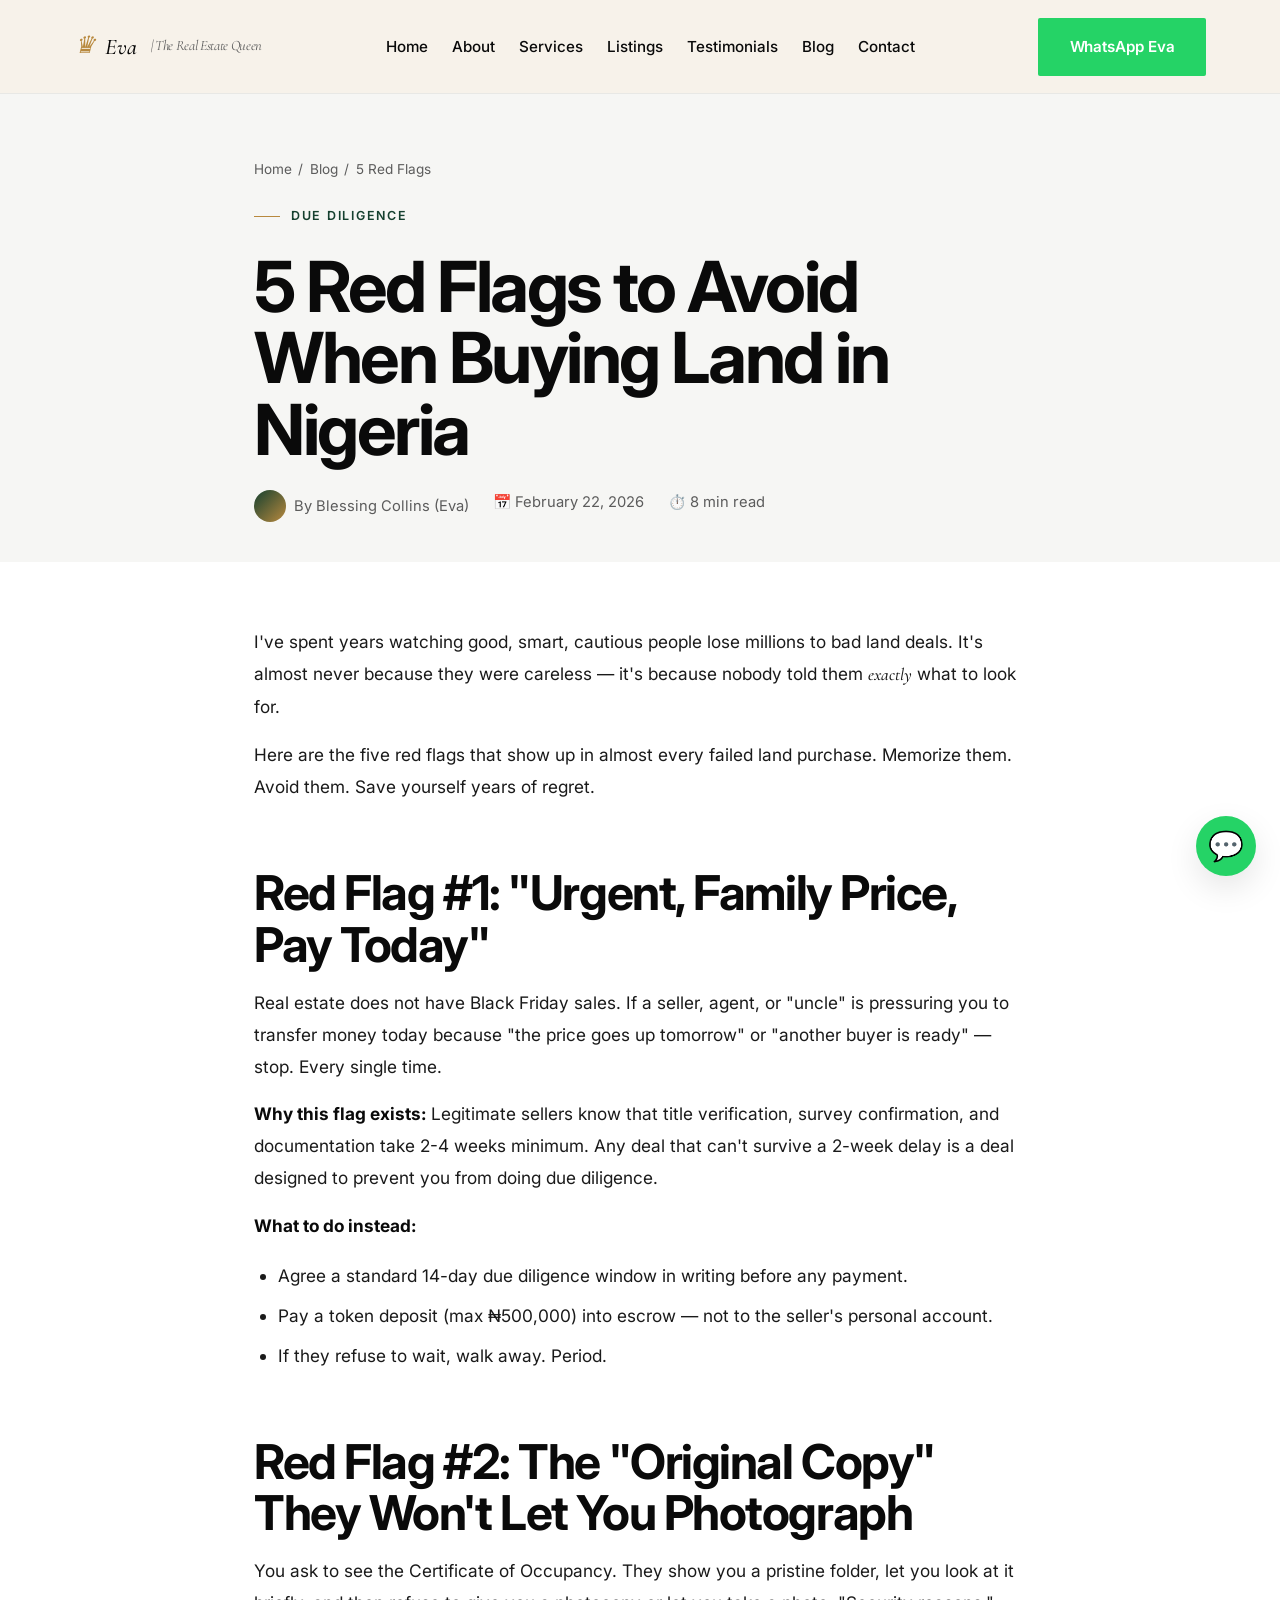
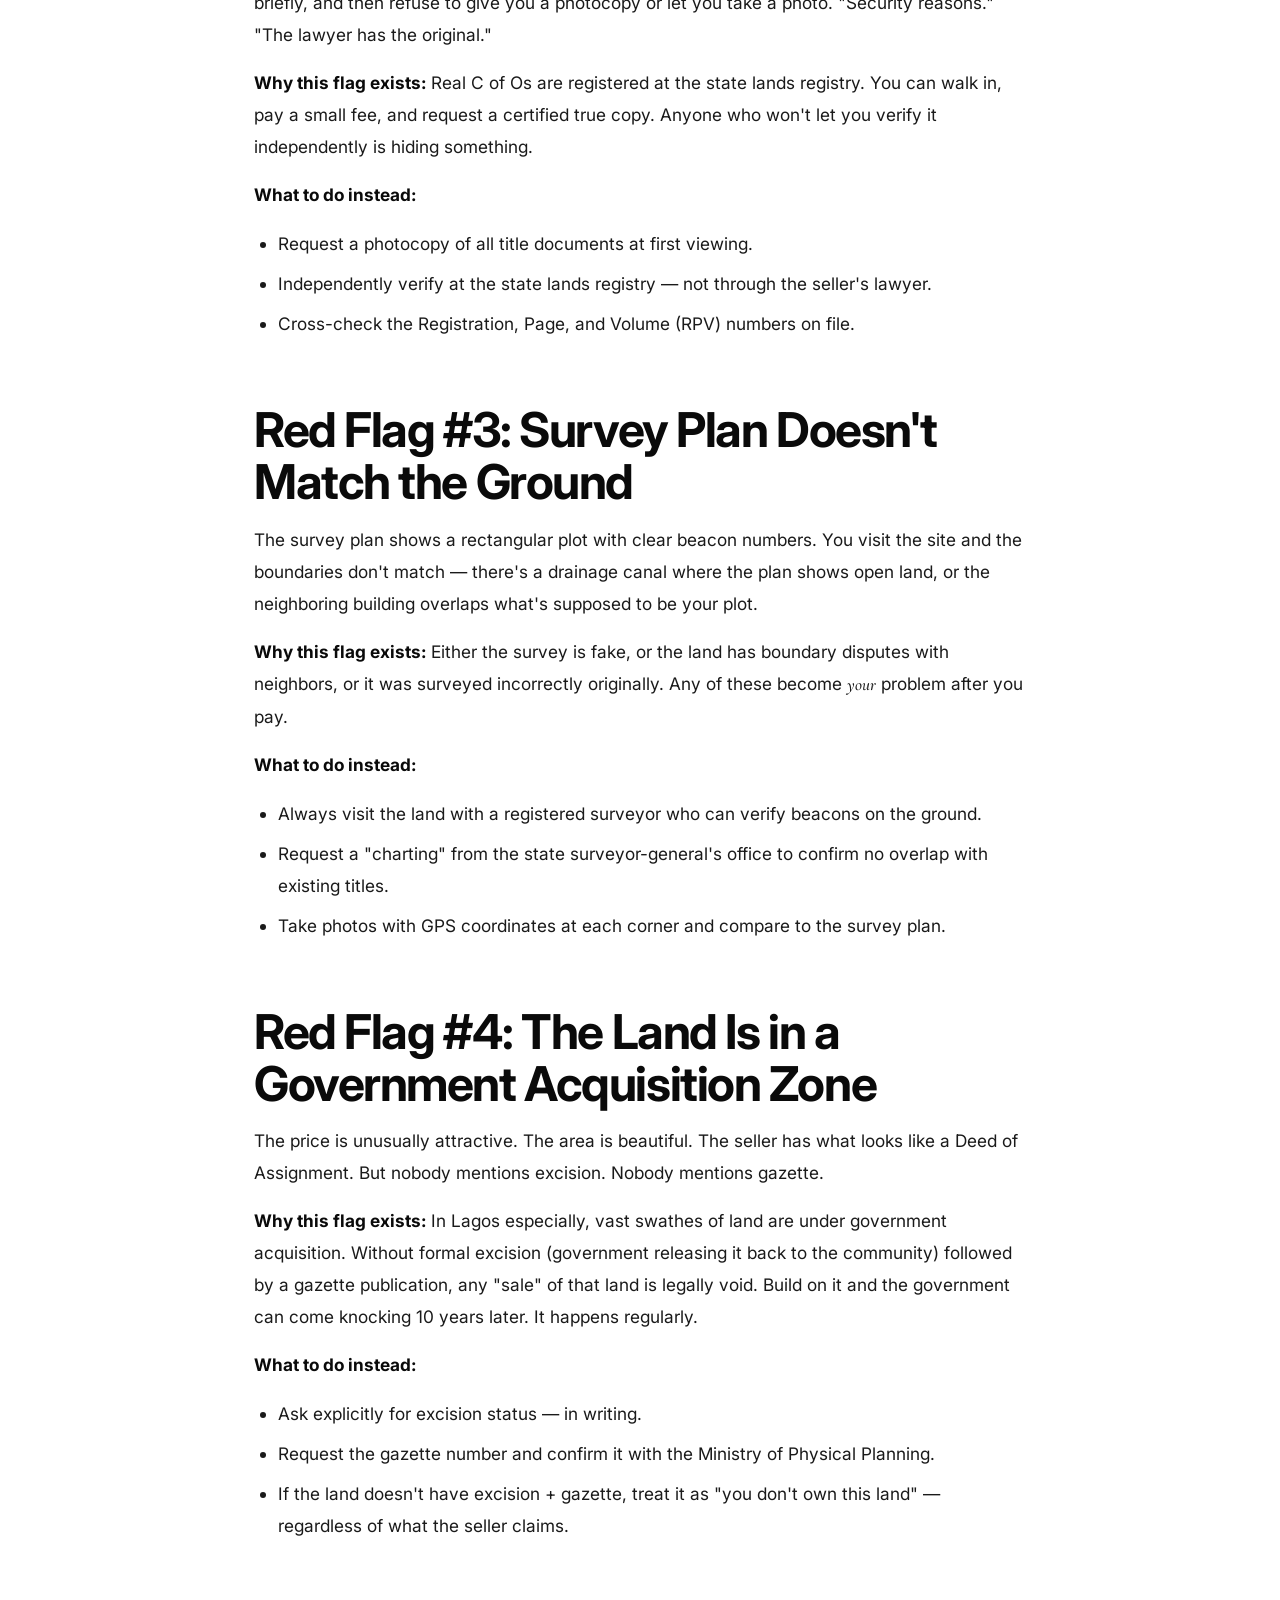
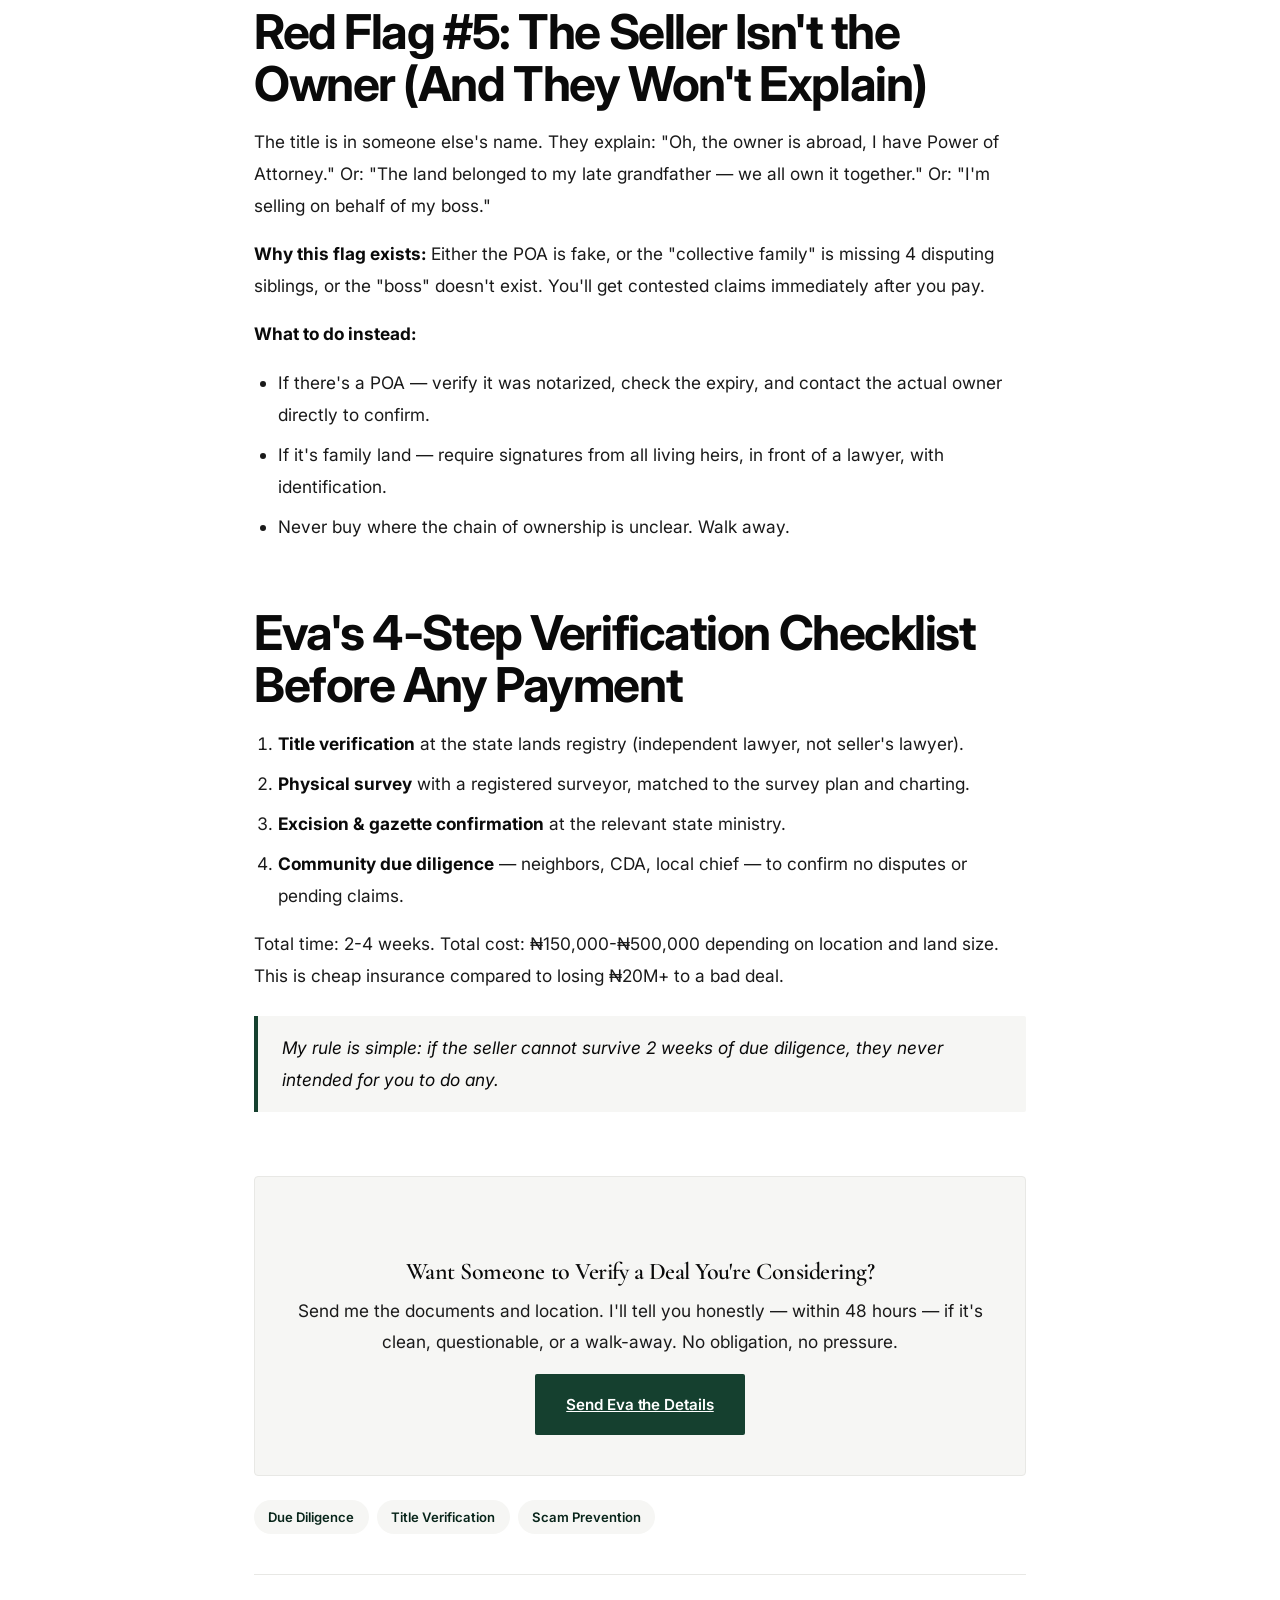
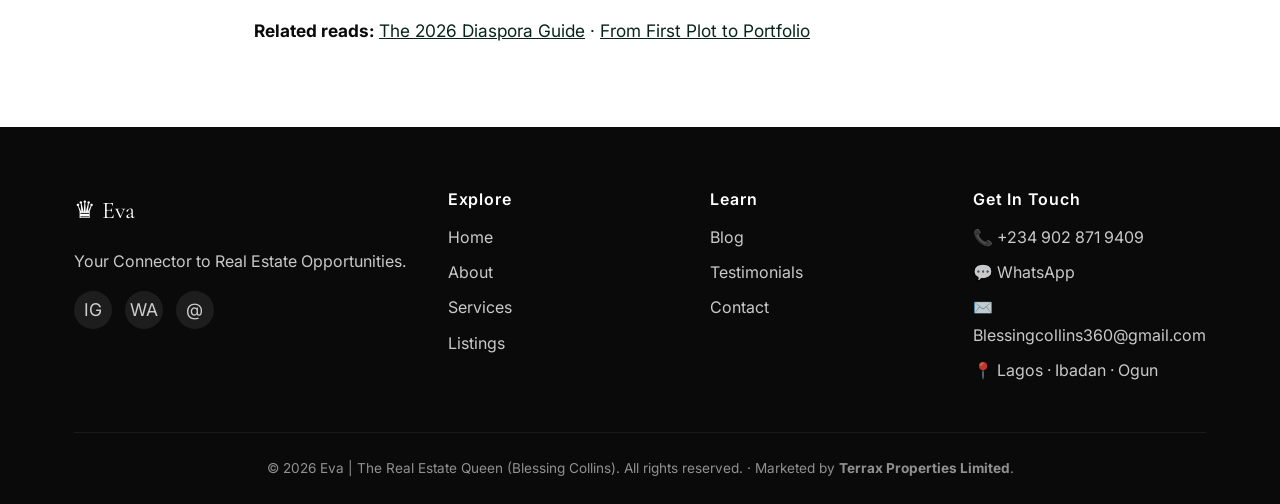
<file: blog/land-red-flags-nigeria.html>
<!DOCTYPE html>
<html lang="en">
<head>
<meta charset="UTF-8">
<meta name="viewport" content="width=device-width, initial-scale=1.0">
<title>5 Red Flags When Buying Land in Nigeria (And How to Verify) | Eva</title>
<meta name="description" content="The five warning signs that a Nigerian land deal is about to cost you millions — and the exact verification steps to take before you send a single kobo.">
<meta name="keywords" content="buy land safely Nigeria, land scams Nigeria, verify land title, Nigerian land red flags, C of O verification, land due diligence Nigeria">
<link rel="canonical" href="https://therealestatequeen.com.ng/blog/land-red-flags-nigeria.html">

<script type="application/ld+json">
{
  "@context": "https://schema.org",
  "@type": "Article",
  "headline": "5 Red Flags to Avoid When Buying Land in Nigeria",
  "author": {"@type": "Person", "name": "Blessing Collins", "alternateName": "Eva"},
  "publisher": {"@type": "Organization", "name": "Eva | The Real Estate Queen"},
  "datePublished": "2026-02-22",
  "mainEntityOfPage": "https://therealestatequeen.com.ng/blog/land-red-flags-nigeria.html"
}
</script>

<link rel="preconnect" href="https://fonts.googleapis.com"><link rel="preconnect" href="https://fonts.gstatic.com" crossorigin>
<link href="https://fonts.googleapis.com/css2?family=Cormorant+Garamond:ital,wght@0,500;0,600;0,700;1,500;1,600&family=Inter:wght@400;500;600;700;800&display=swap" rel="stylesheet">
<link rel="stylesheet" href="../assets/css/styles.css">
</head>
<body>

<header class="site-header">
  <nav class="nav">
    <a href="../index.html" class="brand"><span class="brand-crown">♛</span> Eva <span style="font-weight:400;color:var(--color-muted);font-size:0.9rem;margin-left:0.3rem;">| The Real Estate Queen</span></a>
    <ul class="nav-links">
      <li><a href="../index.html">Home</a></li><li><a href="../about.html">About</a></li><li><a href="../services.html">Services</a></li><li><a href="../listings.html">Listings</a></li><li><a href="../testimonials.html">Testimonials</a></li><li><a href="../blog.html">Blog</a></li><li><a href="../contact.html">Contact</a></li>
    </ul>
    <div class="nav-cta"><a href="https://wa.me/2349028719409" class="btn btn-whatsapp" target="_blank" rel="noopener">WhatsApp Eva</a></div>
    <button class="nav-toggle" aria-label="Toggle menu">☰</button>
  </nav>
</header>

<section class="post-hero">
  <div class="container-narrow">
    <div class="breadcrumb"><a href="../index.html">Home</a><span class="sep">/</span><a href="../blog.html">Blog</a><span class="sep">/</span>5 Red Flags</div>
    <span class="eyebrow">Due Diligence</span>
    <h1>5 Red Flags to Avoid When Buying Land in Nigeria</h1>
    <div class="post-meta">
      <span class="post-author"><span class="post-author-avatar"></span> By Blessing Collins (Eva)</span>
      <span>📅 February 22, 2026</span>
      <span>⏱️ 8 min read</span>
    </div>
  </div>
</section>

<article class="article">
  <div class="container-narrow article-body">
    <p>I've spent years watching good, smart, cautious people lose millions to bad land deals. It's almost never because they were careless — it's because nobody told them <em>exactly</em> what to look for.</p>
    <p>Here are the five red flags that show up in almost every failed land purchase. Memorize them. Avoid them. Save yourself years of regret.</p>

    <h2>Red Flag #1: "Urgent, Family Price, Pay Today"</h2>
    <p>Real estate does not have Black Friday sales. If a seller, agent, or "uncle" is pressuring you to transfer money today because "the price goes up tomorrow" or "another buyer is ready" — stop. Every single time.</p>
    <p><strong>Why this flag exists:</strong> Legitimate sellers know that title verification, survey confirmation, and documentation take 2-4 weeks minimum. Any deal that can't survive a 2-week delay is a deal designed to prevent you from doing due diligence.</p>
    <p><strong>What to do instead:</strong></p>
    <ul>
      <li>Agree a standard 14-day due diligence window in writing before any payment.</li>
      <li>Pay a token deposit (max ₦500,000) into escrow — not to the seller's personal account.</li>
      <li>If they refuse to wait, walk away. Period.</li>
    </ul>

    <h2>Red Flag #2: The "Original Copy" They Won't Let You Photograph</h2>
    <p>You ask to see the Certificate of Occupancy. They show you a pristine folder, let you look at it briefly, and then refuse to give you a photocopy or let you take a photo. "Security reasons." "The lawyer has the original."</p>
    <p><strong>Why this flag exists:</strong> Real C of Os are registered at the state lands registry. You can walk in, pay a small fee, and request a certified true copy. Anyone who won't let you verify it independently is hiding something.</p>
    <p><strong>What to do instead:</strong></p>
    <ul>
      <li>Request a photocopy of all title documents at first viewing.</li>
      <li>Independently verify at the state lands registry — not through the seller's lawyer.</li>
      <li>Cross-check the Registration, Page, and Volume (RPV) numbers on file.</li>
    </ul>

    <h2>Red Flag #3: Survey Plan Doesn't Match the Ground</h2>
    <p>The survey plan shows a rectangular plot with clear beacon numbers. You visit the site and the boundaries don't match — there's a drainage canal where the plan shows open land, or the neighboring building overlaps what's supposed to be your plot.</p>
    <p><strong>Why this flag exists:</strong> Either the survey is fake, or the land has boundary disputes with neighbors, or it was surveyed incorrectly originally. Any of these become <em>your</em> problem after you pay.</p>
    <p><strong>What to do instead:</strong></p>
    <ul>
      <li>Always visit the land with a registered surveyor who can verify beacons on the ground.</li>
      <li>Request a "charting" from the state surveyor-general's office to confirm no overlap with existing titles.</li>
      <li>Take photos with GPS coordinates at each corner and compare to the survey plan.</li>
    </ul>

    <h2>Red Flag #4: The Land Is in a Government Acquisition Zone</h2>
    <p>The price is unusually attractive. The area is beautiful. The seller has what looks like a Deed of Assignment. But nobody mentions excision. Nobody mentions gazette.</p>
    <p><strong>Why this flag exists:</strong> In Lagos especially, vast swathes of land are under government acquisition. Without formal excision (government releasing it back to the community) followed by a gazette publication, any "sale" of that land is legally void. Build on it and the government can come knocking 10 years later. It happens regularly.</p>
    <p><strong>What to do instead:</strong></p>
    <ul>
      <li>Ask explicitly for excision status — in writing.</li>
      <li>Request the gazette number and confirm it with the Ministry of Physical Planning.</li>
      <li>If the land doesn't have excision + gazette, treat it as "you don't own this land" — regardless of what the seller claims.</li>
    </ul>

    <h2>Red Flag #5: The Seller Isn't the Owner (And They Won't Explain)</h2>
    <p>The title is in someone else's name. They explain: "Oh, the owner is abroad, I have Power of Attorney." Or: "The land belonged to my late grandfather — we all own it together." Or: "I'm selling on behalf of my boss."</p>
    <p><strong>Why this flag exists:</strong> Either the POA is fake, or the "collective family" is missing 4 disputing siblings, or the "boss" doesn't exist. You'll get contested claims immediately after you pay.</p>
    <p><strong>What to do instead:</strong></p>
    <ul>
      <li>If there's a POA — verify it was notarized, check the expiry, and contact the actual owner directly to confirm.</li>
      <li>If it's family land — require signatures from all living heirs, in front of a lawyer, with identification.</li>
      <li>Never buy where the chain of ownership is unclear. Walk away.</li>
    </ul>

    <h2>Eva's 4-Step Verification Checklist Before Any Payment</h2>
    <ol>
      <li><strong>Title verification</strong> at the state lands registry (independent lawyer, not seller's lawyer).</li>
      <li><strong>Physical survey</strong> with a registered surveyor, matched to the survey plan and charting.</li>
      <li><strong>Excision & gazette confirmation</strong> at the relevant state ministry.</li>
      <li><strong>Community due diligence</strong> — neighbors, CDA, local chief — to confirm no disputes or pending claims.</li>
    </ol>
    <p>Total time: 2-4 weeks. Total cost: ₦150,000-₦500,000 depending on location and land size. This is cheap insurance compared to losing ₦20M+ to a bad deal.</p>

    <blockquote>My rule is simple: if the seller cannot survive 2 weeks of due diligence, they never intended for you to do any.</blockquote>

    <div class="article-cta">
      <h3>Want Someone to Verify a Deal You're Considering?</h3>
      <p>Send me the documents and location. I'll tell you honestly — within 48 hours — if it's clean, questionable, or a walk-away. No obligation, no pressure.</p>
      <a href="https://wa.me/2349028719409?text=Hi%20Eva%2C%20I%27d%20like%20you%20to%20verify%20a%20land%20deal%20I%27m%20considering." class="btn btn-primary" target="_blank" rel="noopener">Send Eva the Details</a>
    </div>

    <div class="tag-list">
      <span class="tag">Due Diligence</span><span class="tag">Title Verification</span><span class="tag">Scam Prevention</span>
    </div>

    <hr class="divider">
    <p><strong>Related reads:</strong> <a href="diaspora-investment-guide.html">The 2026 Diaspora Guide</a> · <a href="first-plot-to-portfolio.html">From First Plot to Portfolio</a></p>
  </div>
</article>

<footer class="site-footer">
  <div class="container">
    <div class="footer-grid">
      <div><div class="footer-brand">♛ Eva</div><p>Your Connector to Real Estate Opportunities.</p><div class="socials"><a href="https://instagram.com/is_evablessing" class="social-icon" target="_blank" rel="noopener">IG</a><a href="https://wa.me/2349028719409" class="social-icon" target="_blank" rel="noopener">WA</a><a href="mailto:Blessingcollins360@gmail.com" class="social-icon">@</a></div></div>
      <div><h4>Explore</h4><ul><li><a href="../index.html">Home</a></li><li><a href="../about.html">About</a></li><li><a href="../services.html">Services</a></li><li><a href="../listings.html">Listings</a></li></ul></div>
      <div><h4>Learn</h4><ul><li><a href="../blog.html">Blog</a></li><li><a href="../testimonials.html">Testimonials</a></li><li><a href="../contact.html">Contact</a></li></ul></div>
      <div><h4>Get In Touch</h4><ul><li>📞 <a href="tel:+2349028719409">+234 902 871 9409</a></li><li>💬 <a href="https://wa.me/2349028719409" target="_blank" rel="noopener">WhatsApp</a></li><li>✉️ <a href="mailto:Blessingcollins360@gmail.com">Blessingcollins360@gmail.com</a></li><li>📍 Lagos · Ibadan · Ogun</li></ul></div>
    </div>
    <div class="footer-bottom">© 2026 Eva | The Real Estate Queen (Blessing Collins). All rights reserved. · Marketed by <strong>Terrax Properties Limited</strong>.</div>
  </div>
</footer>

<a href="https://wa.me/2349028719409" class="whatsapp-float" target="_blank" rel="noopener" aria-label="WhatsApp">💬</a>
<script src="../assets/js/script.js"></script>
</body>
</html>
</file>
<file: assets/css/styles.css>
/* ============================================================
   EVA | THE REAL ESTATE QUEEN — Brand Stylesheet
   Green · Gold · Black | Lagos · Ibadan · Ogun
   ============================================================ */

:root {
  /* Brand palette — clean white base, green, gold, black */
  --color-bg: #FFFFFF;                  /* pure white background */
  --color-surface: #FFFFFF;
  --color-cream: #F6F6F4;               /* near-white section contrast */
  --color-terracotta: #15402F;          /* primary brand green, deeper */
  --color-terracotta-dark: #08251A;     /* near-black green (hover) */
  --color-gold: #B8893E;                /* warmer amber gold */
  --color-forest: #2D5F47;
  --color-charcoal: #0A0A0A;
  --color-ink: #1A1A1A;
  --color-muted: #5C5C5C;
  --color-border: #E8E8E5;              /* cool light gray border */
  --color-whatsapp: #25D366;

  /* Typography — Inter as primary, with Cormorant italic for editorial flourishes */
  --font-display: 'Inter', -apple-system, BlinkMacSystemFont, 'Segoe UI', sans-serif;
  --font-sans: 'Inter', -apple-system, BlinkMacSystemFont, 'Segoe UI', 'Open Sans', sans-serif;
  --font-serif: 'Cormorant Garamond', Georgia, serif;

  /* Spacing */
  --space-xs: 0.5rem;
  --space-sm: 1rem;
  --space-md: 1.5rem;
  --space-lg: 2.5rem;
  --space-xl: 4rem;
  --space-2xl: 6rem;

  /* Layout — tighter, more editorial */
  --max-width: 1180px;
  --radius-sm: 2px;
  --radius-md: 4px;
  --radius-lg: 6px;

  --shadow-sm: 0 1px 2px rgba(10, 10, 10, 0.04);
  --shadow-md: 0 4px 12px rgba(10, 10, 10, 0.06);
  --shadow-lg: 0 12px 32px rgba(10, 10, 10, 0.10);
}

/* ============================================================
   RESET & BASE
   ============================================================ */
*, *::before, *::after { box-sizing: border-box; }
html { scroll-behavior: smooth; }
body {
  margin: 0;
  font-family: var(--font-sans);
  font-size: 16px;
  line-height: 1.7;
  color: var(--color-charcoal);
  background: var(--color-bg);
  -webkit-font-smoothing: antialiased;
}
img { max-width: 100%; display: block; height: auto; }
a { color: var(--color-terracotta-dark); text-decoration: none; transition: color 0.2s; }
a:hover { color: var(--color-terracotta); }

h1, h2, h3, h4 {
  font-family: var(--font-display);
  font-weight: 700;
  line-height: 1.08;
  letter-spacing: -0.025em;
  color: var(--color-charcoal);
  margin: 0 0 var(--space-sm);
}
h1 { font-size: clamp(2.5rem, 6vw, 4.4rem); font-weight: 700; line-height: 1.02; letter-spacing: -0.035em; }
h2 { font-size: clamp(1.9rem, 4vw, 3rem); font-weight: 700; line-height: 1.08; letter-spacing: -0.03em; }
h3 { font-size: 1.5rem; line-height: 1.25; font-weight: 600; letter-spacing: -0.02em; }
h4 { font-size: 1.05rem; font-weight: 600; letter-spacing: -0.005em; text-transform: none; }
p { margin: 0 0 var(--space-sm); font-family: var(--font-sans); }
em, .italic { font-family: var(--font-serif); font-style: italic; font-weight: 500; letter-spacing: 0; }

.container {
  max-width: var(--max-width);
  margin: 0 auto;
  padding: 0 var(--space-md);
}
.container-narrow {
  max-width: 820px;
  margin: 0 auto;
  padding: 0 var(--space-md);
}

.section { padding: var(--space-2xl) 0; }
.section-tight { padding: var(--space-xl) 0; }

.eyebrow {
  display: inline-flex;
  align-items: center;
  gap: 0.7rem;
  font-family: var(--font-sans);
  font-size: 0.78rem;
  font-weight: 600;
  letter-spacing: 0.14em;
  text-transform: uppercase;
  color: var(--color-terracotta);
  margin-bottom: var(--space-md);
}
.eyebrow::before {
  content: '';
  display: inline-block;
  width: 1.6rem;
  height: 1px;
  background: var(--color-gold);
}

.text-center { text-align: center; }
.muted { color: var(--color-muted); }

/* ============================================================
   BUTTONS
   ============================================================ */
.btn {
  display: inline-flex;
  align-items: center;
  justify-content: center;
  gap: 0.5rem;
  font-family: var(--font-sans);
  font-size: 0.95rem;
  font-weight: 600;
  letter-spacing: -0.005em;
  padding: 0.95rem 1.9rem;
  border-radius: 2px;
  border: 1.5px solid transparent;
  cursor: pointer;
  transition: all 0.2s ease;
  white-space: nowrap;
}
.btn-primary {
  background: var(--color-terracotta);
  color: #fff;
}
.btn-primary:hover {
  background: var(--color-terracotta-dark);
  color: #fff;
  transform: translateY(-2px);
  box-shadow: var(--shadow-md);
}
.btn-outline {
  background: transparent;
  border-color: var(--color-charcoal);
  color: var(--color-charcoal);
}
.btn-outline:hover {
  background: var(--color-charcoal);
  color: #fff;
}
.btn-whatsapp {
  background: var(--color-whatsapp);
  color: #fff;
}
.btn-whatsapp:hover {
  background: #1ebe57;
  color: #fff;
  transform: translateY(-2px);
  box-shadow: var(--shadow-md);
}
.btn-lg { padding: 1.1rem 2.2rem; font-size: 1.05rem; }

/* ============================================================
   HEADER / NAV
   ============================================================ */
.site-header {
  position: sticky;
  top: 0;
  z-index: 100;
  background: rgba(247, 242, 233, 0.94);
  backdrop-filter: blur(10px);
  border-bottom: 1px solid var(--color-border);
}
.nav {
  display: flex;
  align-items: center;
  justify-content: space-between;
  padding: 1.1rem var(--space-md);
  max-width: var(--max-width);
  margin: 0 auto;
}
.brand {
  display: flex;
  align-items: center;
  gap: 0.6rem;
  font-family: var(--font-serif);
  font-style: italic;
  font-size: 1.4rem;
  font-weight: 500;
  letter-spacing: -0.015em;
  color: var(--color-charcoal);
}
.brand:hover { color: var(--color-terracotta); }
.brand-crown { color: var(--color-gold); font-size: 1.5rem; }
.nav-links {
  display: flex;
  gap: var(--space-md);
  list-style: none;
  margin: 0;
  padding: 0;
}
.nav-links a {
  color: var(--color-charcoal);
  font-weight: 500;
  font-size: 0.95rem;
  padding: 0.4rem 0;
  position: relative;
}
.nav-links a::after {
  content: '';
  position: absolute;
  bottom: 0; left: 0;
  width: 0; height: 2px;
  background: var(--color-terracotta);
  transition: width 0.2s;
}
.nav-links a:hover::after,
.nav-links a.active::after { width: 100%; }

.nav-cta { display: flex; gap: 0.6rem; align-items: center; }

.nav-toggle {
  display: none;
  background: none;
  border: none;
  cursor: pointer;
  font-size: 1.5rem;
  color: var(--color-charcoal);
}

@media (max-width: 860px) {
  .nav-links, .nav-cta .btn { display: none; }
  .nav-toggle { display: block; }
  .nav-links.open {
    display: flex;
    flex-direction: column;
    position: absolute;
    top: 100%; left: 0; right: 0;
    background: var(--color-surface);
    padding: var(--space-md);
    border-bottom: 1px solid var(--color-border);
    box-shadow: var(--shadow-md);
  }
}

/* ============================================================
   HERO
   ============================================================ */
.hero {
  background: var(--color-bg);
  padding: var(--space-xl) 0 var(--space-2xl);
  position: relative;
  overflow: hidden;
  border-bottom: 1px solid var(--color-border);
}
.hero::before {
  content: '';
  position: absolute;
  inset: 0;
  background-image:
    radial-gradient(rgba(10,10,10,0.025) 1px, transparent 1px);
  background-size: 22px 22px;
  pointer-events: none;
  opacity: 0.7;
}
.hero-inner {
  display: grid;
  grid-template-columns: 1.15fr 1fr;
  gap: var(--space-2xl);
  align-items: end;
  position: relative;
  z-index: 1;
}
.hero h1 { margin-bottom: var(--space-md); }
.hero h1 .accent {
  color: var(--color-terracotta);
  font-style: italic;
  font-weight: 400;
}
.hero-subtitle {
  font-size: 1.18rem;
  line-height: 1.55;
  color: var(--color-ink);
  margin-bottom: var(--space-lg);
  max-width: 520px;
  font-weight: 400;
}
.hero-cta { display: flex; gap: var(--space-sm); flex-wrap: wrap; }
.hero-trust {
  margin-top: var(--space-lg);
  display: flex;
  gap: var(--space-md);
  flex-wrap: wrap;
  font-size: 0.9rem;
  color: var(--color-muted);
}
.hero-trust-item { display: flex; align-items: center; gap: 0.4rem; }
.hero-trust-item::before {
  content: '✓';
  color: var(--color-terracotta);
  font-weight: 700;
}
.hero-image {
  position: relative;
  border-radius: 0;
  overflow: hidden;
  box-shadow: var(--shadow-md);
  aspect-ratio: 4 / 5;
  background: var(--color-cream);
  display: flex;
  align-items: center;
  justify-content: center;
  color: var(--color-terracotta-dark);
  font-family: var(--font-serif);
  font-size: 1.1rem;
  text-align: center;
  padding: var(--space-md);
}
.hero-image::after {
  content: '';
  position: absolute;
  inset: 0;
  border: 1px solid var(--color-border);
  pointer-events: none;
}
.hero-image img { width: 100%; height: 100%; object-fit: cover; }
.hero-badge {
  position: absolute;
  bottom: -18px; right: -18px;
  background: var(--color-charcoal);
  color: #fff;
  padding: 0.85rem 1.3rem;
  border-radius: 0;
  box-shadow: var(--shadow-md);
  display: flex;
  align-items: center;
  gap: 0.7rem;
}
.hero-badge-icon {
  font-size: 1.5rem;
  color: var(--color-gold);
}
.hero-badge-text strong {
  display: block;
  font-family: var(--font-serif);
  font-style: italic;
  font-weight: 400;
  font-size: 1.1rem;
  color: #fff;
}
.hero-badge-text span {
  font-size: 0.72rem;
  color: rgba(255,255,255,0.7);
  letter-spacing: 0.05em;
  text-transform: uppercase;
}

@media (max-width: 860px) {
  .hero-inner { grid-template-columns: 1fr; }
  .hero-image { aspect-ratio: 4 / 3; max-width: 500px; margin: 0 auto; }
}

/* ============================================================
   FULL-BLEED HERO (Knight Frank / CBRE editorial style)
   ============================================================ */
.hero-fullbleed {
  position: relative;
  width: 100%;
  height: 88vh;
  min-height: 600px;
  max-height: 920px;
  overflow: hidden;
  background: var(--color-charcoal);
  border-bottom: 1px solid var(--color-border);
}
.hero-fullbleed-image {
  position: absolute;
  inset: 0;
}
.hero-fullbleed-image img {
  width: 100%;
  height: 100%;
  object-fit: cover;
  object-position: center 25%;
  display: block;
}
.hero-fullbleed-overlay {
  position: absolute;
  inset: 0;
  display: flex;
  align-items: flex-end;
  background: linear-gradient(180deg,
    rgba(0,0,0,0.20) 0%,
    rgba(0,0,0,0.05) 35%,
    rgba(0,0,0,0.78) 100%);
  padding-bottom: var(--space-2xl);
  z-index: 1;
}
.hero-fullbleed-overlay .container {
  color: #fff;
  max-width: 1200px;
}
.hero-fullbleed-overlay .eyebrow,
.hero-fullbleed-overlay .eyebrow-light {
  color: var(--color-gold);
  margin-bottom: 1rem;
}
.hero-fullbleed-overlay h1 {
  color: #fff;
  font-size: clamp(2.4rem, 5vw, 4.4rem);
  line-height: 1.08;
  margin: 0 0 1.4rem;
  max-width: 880px;
  font-weight: 600;
  text-shadow: 0 2px 24px rgba(0,0,0,0.35);
}
.hero-fullbleed-overlay h1 .accent {
  color: #F5DDA8;
  font-style: italic;
  font-weight: 400;
}
.hero-fullbleed-overlay .hero-subtitle {
  color: rgba(255,255,255,0.94);
  font-size: 1.15rem;
  line-height: 1.55;
  max-width: 640px;
  margin-bottom: 1.8rem;
  font-weight: 400;
  text-shadow: 0 1px 14px rgba(0,0,0,0.3);
}
.hero-fullbleed-overlay .hero-cta {
  display: flex;
  gap: var(--space-sm);
  flex-wrap: wrap;
  margin-bottom: 1.5rem;
}
.hero-fullbleed-overlay .hero-trust {
  display: flex;
  gap: var(--space-md);
  flex-wrap: wrap;
  font-size: 0.92rem;
  color: rgba(255,255,255,0.88);
}
.hero-fullbleed-overlay .hero-trust-item {
  display: flex;
  align-items: center;
  gap: 0.4rem;
}
.hero-fullbleed-overlay .hero-trust-item::before {
  content: '✓';
  color: var(--color-gold);
  font-weight: 700;
}

/* Light outline button for dark hero */
.btn-outline-light {
  background: transparent;
  color: #fff;
  border: 1.5px solid rgba(255,255,255,0.7);
  padding: 0.95rem 1.6rem;
  font-family: var(--font-sans);
  font-weight: 600;
  font-size: 1rem;
  letter-spacing: 0.01em;
  cursor: pointer;
  text-decoration: none;
  display: inline-block;
  transition: background 0.2s ease, border-color 0.2s ease, color 0.2s ease;
  border-radius: 0;
}
.btn-outline-light:hover {
  background: #fff;
  color: var(--color-charcoal);
  border-color: #fff;
}

@media (max-width: 860px) {
  .hero-fullbleed {
    height: 92vh;
    min-height: 560px;
  }
  .hero-fullbleed-overlay {
    padding-bottom: var(--space-xl);
    background: linear-gradient(180deg,
      rgba(0,0,0,0.30) 0%,
      rgba(0,0,0,0.20) 30%,
      rgba(0,0,0,0.85) 100%);
  }
  .hero-fullbleed-overlay h1 { font-size: 2.1rem; line-height: 1.15; }
  .hero-fullbleed-overlay .hero-subtitle { font-size: 1rem; }
  .hero-fullbleed-image img { object-position: center 20%; }
}

/* ============================================================
   STATS BAR
   ============================================================ */
.stats {
  background: var(--color-charcoal);
  color: #fff;
  padding: var(--space-xl) 0;
  border-top: 1px solid rgba(255,255,255,0.06);
}
.stats-grid {
  display: grid;
  grid-template-columns: repeat(4, 1fr);
  gap: var(--space-lg);
  text-align: left;
}
.stats-grid > div {
  border-left: 1px solid rgba(255,255,255,0.12);
  padding-left: var(--space-md);
}
.stat-number {
  font-family: var(--font-serif);
  font-style: italic;
  font-size: clamp(3rem, 5vw, 4.2rem);
  font-weight: 400;
  letter-spacing: -0.03em;
  color: var(--color-gold);
  display: block;
  line-height: 1;
  margin-bottom: 0.6rem;
}
.stat-label {
  font-family: var(--font-sans);
  font-size: 0.82rem;
  letter-spacing: 0.02em;
  text-transform: none;
  opacity: 0.78;
  font-weight: 500;
  line-height: 1.3;
}
@media (max-width: 640px) {
  .stats-grid { grid-template-columns: repeat(2, 1fr); }
}

/* ============================================================
   SERVICES GRID
   ============================================================ */
.services-grid {
  display: grid;
  grid-template-columns: repeat(auto-fit, minmax(260px, 1fr));
  gap: var(--space-md);
  margin-top: var(--space-lg);
}
.service-card {
  background: var(--color-surface);
  border: 1px solid var(--color-border);
  border-radius: 0;
  padding: var(--space-lg);
  transition: all 0.25s ease;
  display: flex;
  flex-direction: column;
  position: relative;
}
.service-card::before {
  content: '';
  position: absolute;
  top: 0; left: 0;
  width: 0; height: 2px;
  background: var(--color-terracotta);
  transition: width 0.3s ease;
}
.service-card:hover {
  border-color: var(--color-charcoal);
  background: var(--color-bg);
}
.service-card:hover::before { width: 100%; }
.service-icon {
  width: auto;
  height: auto;
  border-radius: 0;
  background: transparent;
  display: block;
  font-size: 1.7rem;
  margin-bottom: var(--space-sm);
}
.service-card h3 { margin-bottom: 0.5rem; }
.service-card p { color: var(--color-muted); flex: 1; }
.service-card a {
  font-weight: 600;
  margin-top: var(--space-sm);
  display: inline-flex;
  align-items: center;
  gap: 0.4rem;
}

/* ============================================================
   LISTING CARDS
   ============================================================ */
.listings-grid {
  display: grid;
  grid-template-columns: repeat(auto-fit, minmax(300px, 1fr));
  gap: var(--space-md);
  margin-top: var(--space-lg);
}
.listing-card {
  background: var(--color-surface);
  border-radius: var(--radius-md);
  overflow: hidden;
  box-shadow: var(--shadow-sm);
  transition: all 0.3s ease;
  border: 1px solid var(--color-border);
}
.listing-card:hover {
  transform: translateY(-4px);
  box-shadow: var(--shadow-md);
}
.listing-image {
  aspect-ratio: 4 / 3;
  background: var(--color-cream);
  position: relative;
  display: flex;
  align-items: center;
  justify-content: center;
  color: var(--color-terracotta-dark);
  font-family: var(--font-serif);
  font-style: italic;
  font-size: 0.95rem;
  text-align: center;
  padding: var(--space-sm);
  border-bottom: 1px solid var(--color-border);
}
.listing-image img { width: 100%; height: 100%; object-fit: cover; }
.listing-tag {
  position: absolute;
  top: var(--space-sm); left: var(--space-sm);
  background: rgba(255,255,255,0.95);
  color: var(--color-terracotta-dark);
  padding: 0.35rem 0.75rem;
  border-radius: 999px;
  font-size: 0.75rem;
  font-weight: 700;
  letter-spacing: 0.05em;
  text-transform: uppercase;
}
.listing-body { padding: var(--space-md); }
.listing-body h3 { font-size: 1.25rem; margin-bottom: 0.25rem; }
.listing-location {
  color: var(--color-muted);
  font-size: 0.9rem;
  margin-bottom: var(--space-sm);
  display: flex;
  align-items: center;
  gap: 0.4rem;
}
.listing-price {
  font-family: var(--font-serif);
  color: var(--color-terracotta-dark);
  font-size: 1.35rem;
  font-weight: 700;
  margin: var(--space-sm) 0;
}
.listing-meta {
  display: flex;
  gap: var(--space-sm);
  color: var(--color-muted);
  font-size: 0.85rem;
  padding-top: var(--space-sm);
  border-top: 1px solid var(--color-border);
}
.listing-meta span { display: flex; align-items: center; gap: 0.3rem; }

/* ============================================================
   TESTIMONIALS
   ============================================================ */
.testimonials {
  background: var(--color-cream);
}
.testimonial-grid {
  display: grid;
  grid-template-columns: repeat(auto-fit, minmax(300px, 1fr));
  gap: var(--space-md);
  margin-top: var(--space-lg);
}
.testimonial {
  background: var(--color-surface);
  padding: var(--space-lg);
  border-radius: var(--radius-md);
  border-left: 4px solid var(--color-terracotta);
  box-shadow: var(--shadow-sm);
}
.testimonial-stars { color: var(--color-gold); margin-bottom: var(--space-sm); }
.testimonial-quote {
  font-size: 1.05rem;
  line-height: 1.7;
  color: var(--color-charcoal);
  margin-bottom: var(--space-sm);
  font-style: italic;
}
.testimonial-author {
  display: flex;
  align-items: center;
  gap: 0.8rem;
  margin-top: var(--space-sm);
  padding-top: var(--space-sm);
  border-top: 1px solid var(--color-border);
}
.testimonial-avatar {
  width: 48px; height: 48px;
  border-radius: 50%;
  background: linear-gradient(135deg, var(--color-terracotta) 0%, var(--color-gold) 100%);
  display: flex;
  align-items: center;
  justify-content: center;
  color: #fff;
  font-weight: 700;
  font-family: var(--font-serif);
}
.testimonial-name { font-weight: 700; color: var(--color-charcoal); }
.testimonial-role { font-size: 0.85rem; color: var(--color-muted); }

/* ============================================================
   CTA BAND
   ============================================================ */
.cta-band {
  background: var(--color-terracotta);
  color: #fff;
  padding: var(--space-2xl) 0;
  text-align: center;
  position: relative;
  overflow: hidden;
}
.cta-band::before {
  content: '';
  position: absolute;
  inset: 0;
  background-image: radial-gradient(rgba(255,255,255,0.04) 1px, transparent 1px);
  background-size: 22px 22px;
  pointer-events: none;
}
.cta-band > * { position: relative; z-index: 1; }
.cta-band h2 { color: #fff; font-style: italic; font-weight: 400; max-width: 720px; margin: 0 auto var(--space-md); }
.cta-band p { color: rgba(255,255,255,0.85); font-size: 1.1rem; max-width: 600px; margin: 0 auto var(--space-md); }
.cta-band .btn-primary { background: var(--color-gold); color: var(--color-charcoal); border-color: var(--color-gold); }
.cta-band .btn-primary:hover { background: #fff; color: var(--color-terracotta-dark); border-color: #fff; }
.cta-band .btn-whatsapp { background: transparent; border: 1.5px solid rgba(255,255,255,0.6); color: #fff; }
.cta-band .btn-whatsapp:hover { background: #fff; color: var(--color-terracotta-dark); border-color: #fff; }

/* ============================================================
   BLOG
   ============================================================ */
.blog-header {
  padding: var(--space-xl) 0 var(--space-lg);
  background: var(--color-bg);
  text-align: center;
  border-bottom: 1px solid var(--color-border);
}
.blog-grid {
  display: grid;
  grid-template-columns: repeat(auto-fit, minmax(320px, 1fr));
  gap: var(--space-md);
}
.blog-card {
  background: var(--color-surface);
  border-radius: var(--radius-md);
  overflow: hidden;
  box-shadow: var(--shadow-sm);
  transition: all 0.3s ease;
  border: 1px solid var(--color-border);
  display: flex;
  flex-direction: column;
}
.blog-card:hover {
  transform: translateY(-4px);
  box-shadow: var(--shadow-md);
}
.blog-card-image {
  aspect-ratio: 16 / 9;
  background: linear-gradient(135deg, var(--color-gold) 0%, var(--color-terracotta) 100%);
  position: relative;
  display: flex;
  align-items: flex-end;
  padding: var(--space-md);
  color: #fff;
}
.blog-category {
  position: absolute;
  top: var(--space-sm); left: var(--space-sm);
  background: rgba(255,255,255,0.95);
  color: var(--color-terracotta-dark);
  padding: 0.3rem 0.7rem;
  border-radius: 999px;
  font-size: 0.72rem;
  font-weight: 700;
  letter-spacing: 0.05em;
  text-transform: uppercase;
}
.blog-card-body { padding: var(--space-md); flex: 1; display: flex; flex-direction: column; }
.blog-card h3 {
  font-size: 1.25rem;
  margin-bottom: 0.5rem;
  line-height: 1.3;
}
.blog-card h3 a { color: var(--color-charcoal); }
.blog-card h3 a:hover { color: var(--color-terracotta); }
.blog-card-excerpt {
  color: var(--color-muted);
  font-size: 0.95rem;
  flex: 1;
  margin-bottom: var(--space-sm);
}
.blog-meta {
  font-size: 0.82rem;
  color: var(--color-muted);
  display: flex;
  gap: var(--space-sm);
  padding-top: var(--space-sm);
  border-top: 1px solid var(--color-border);
}

/* Blog Post Article */
.post-hero {
  padding: var(--space-xl) 0 var(--space-lg);
  background: var(--color-cream);
}
.post-hero .eyebrow { color: var(--color-terracotta); }
.post-meta {
  display: flex;
  gap: var(--space-md);
  color: var(--color-muted);
  font-size: 0.92rem;
  margin-top: var(--space-md);
  flex-wrap: wrap;
}
.post-author {
  display: flex;
  align-items: center;
  gap: 0.5rem;
}
.post-author-avatar {
  width: 32px; height: 32px;
  border-radius: 50%;
  background: linear-gradient(135deg, var(--color-terracotta), var(--color-gold));
}
.article {
  padding: var(--space-xl) 0;
}
.article-body {
  font-size: 1.08rem;
  line-height: 1.85;
  color: #1A1A1A;
}
.article-body h2 {
  margin-top: var(--space-xl);
  margin-bottom: var(--space-sm);
}
.article-body h3 {
  margin-top: var(--space-lg);
  margin-bottom: var(--space-xs);
}
.article-body ul, .article-body ol {
  padding-left: 1.5rem;
  margin-bottom: var(--space-sm);
}
.article-body li { margin-bottom: 0.5rem; }
.article-body blockquote {
  border-left: 4px solid var(--color-terracotta);
  padding: var(--space-sm) var(--space-md);
  margin: var(--space-md) 0;
  background: var(--color-cream);
  font-style: italic;
  border-radius: 0 var(--radius-sm) var(--radius-sm) 0;
  color: var(--color-charcoal);
}
.article-body a { text-decoration: underline; }
.article-body strong { color: var(--color-charcoal); }

.article-cta {
  background: var(--color-cream);
  border-radius: var(--radius-md);
  padding: var(--space-lg);
  margin: var(--space-xl) 0 0;
  text-align: center;
  border: 1px solid var(--color-border);
}
.article-cta h3 { font-family: var(--font-serif); }

/* ============================================================
   ABOUT PAGE
   ============================================================ */
.about-hero {
  display: grid;
  grid-template-columns: 1fr 1fr;
  gap: var(--space-xl);
  align-items: center;
  padding: var(--space-xl) 0;
}
.about-hero-image {
  aspect-ratio: 4 / 5;
  border-radius: var(--radius-lg);
  background: linear-gradient(135deg, var(--color-gold), var(--color-terracotta));
  overflow: hidden;
  box-shadow: var(--shadow-lg);
  display: flex;
  align-items: center;
  justify-content: center;
  color: #fff;
  font-family: var(--font-serif);
  text-align: center;
  padding: var(--space-md);
}
.about-hero-image img { width: 100%; height: 100%; object-fit: cover; }
.values-grid {
  display: grid;
  grid-template-columns: repeat(auto-fit, minmax(240px, 1fr));
  gap: var(--space-md);
  margin-top: var(--space-lg);
}
.value-card {
  background: var(--color-surface);
  padding: var(--space-md);
  border-radius: var(--radius-md);
  border-top: 4px solid var(--color-terracotta);
}
.value-card h4 { font-family: var(--font-serif); color: var(--color-terracotta-dark); }
@media (max-width: 860px) {
  .about-hero { grid-template-columns: 1fr; }
  .about-hero-image { max-width: 420px; margin: 0 auto; }
}

/* ============================================================
   CONTACT
   ============================================================ */
.contact-grid {
  display: grid;
  grid-template-columns: 1fr 1.1fr;
  gap: var(--space-xl);
  margin-top: var(--space-lg);
}
.contact-info {
  background: var(--color-cream);
  padding: var(--space-lg);
  border-radius: var(--radius-md);
}
.contact-info h3 { font-family: var(--font-serif); }
.contact-item {
  display: flex;
  align-items: flex-start;
  gap: 0.9rem;
  margin-bottom: var(--space-md);
}
.contact-icon {
  width: 44px; height: 44px;
  border-radius: 50%;
  background: var(--color-surface);
  display: flex;
  align-items: center;
  justify-content: center;
  flex-shrink: 0;
  color: var(--color-terracotta);
  font-size: 1.2rem;
}
.contact-item strong { display: block; margin-bottom: 0.2rem; color: var(--color-charcoal); }
.contact-item a { color: var(--color-muted); }
.contact-item a:hover { color: var(--color-terracotta); }

.form { display: flex; flex-direction: column; gap: var(--space-sm); }
.form label {
  font-weight: 600;
  font-size: 0.9rem;
  margin-bottom: 0.3rem;
  display: block;
}
.form input, .form select, .form textarea {
  width: 100%;
  padding: 0.8rem 1rem;
  font-family: inherit;
  font-size: 0.98rem;
  border: 1px solid var(--color-border);
  border-radius: var(--radius-sm);
  background: var(--color-surface);
  color: var(--color-charcoal);
  transition: border-color 0.2s, box-shadow 0.2s;
}
.form input:focus, .form select:focus, .form textarea:focus {
  outline: none;
  border-color: var(--color-terracotta);
  box-shadow: 0 0 0 3px rgba(200, 122, 74, 0.15);
}
.form textarea { min-height: 140px; resize: vertical; }
.form-row { display: grid; grid-template-columns: 1fr 1fr; gap: var(--space-sm); }

@media (max-width: 860px) {
  .contact-grid { grid-template-columns: 1fr; }
  .form-row { grid-template-columns: 1fr; }
}

/* ============================================================
   FOOTER
   ============================================================ */
.site-footer {
  background: var(--color-charcoal);
  color: rgba(255,255,255,0.78);
  padding: var(--space-xl) 0 var(--space-md);
}
.footer-grid {
  display: grid;
  grid-template-columns: 1.5fr 1fr 1fr 1fr;
  gap: var(--space-lg);
  margin-bottom: var(--space-lg);
}
.site-footer h4 {
  color: #fff;
  margin-bottom: var(--space-sm);
  font-size: 1rem;
  letter-spacing: 0.05em;
}
.site-footer a { color: rgba(255,255,255,0.78); }
.site-footer a:hover { color: var(--color-gold); }
.site-footer ul { list-style: none; padding: 0; margin: 0; }
.site-footer li { margin-bottom: 0.5rem; }
.footer-brand { font-family: var(--font-serif); color: #fff; font-size: 1.5rem; margin-bottom: var(--space-sm); }
.socials { display: flex; gap: 0.8rem; margin-top: var(--space-sm); }
.social-icon {
  width: 38px; height: 38px;
  border-radius: 50%;
  background: rgba(255,255,255,0.08);
  display: flex;
  align-items: center;
  justify-content: center;
  color: #fff;
  font-size: 1.1rem;
  transition: background 0.2s;
}
.social-icon:hover { background: var(--color-terracotta); color: #fff; }
.footer-bottom {
  border-top: 1px solid rgba(255,255,255,0.1);
  padding-top: var(--space-md);
  text-align: center;
  font-size: 0.85rem;
  opacity: 0.7;
}
@media (max-width: 760px) {
  .footer-grid { grid-template-columns: 1fr 1fr; }
}
@media (max-width: 480px) {
  .footer-grid { grid-template-columns: 1fr; }
}

/* ============================================================
   FLOATING WHATSAPP
   ============================================================ */
.whatsapp-float {
  position: fixed;
  bottom: 24px; right: 24px;
  width: 60px; height: 60px;
  background: var(--color-whatsapp);
  color: #fff;
  border-radius: 50%;
  display: flex;
  align-items: center;
  justify-content: center;
  font-size: 1.8rem;
  box-shadow: var(--shadow-lg);
  z-index: 99;
  transition: transform 0.2s;
  animation: pulse 2.5s infinite;
}
.whatsapp-float:hover {
  transform: scale(1.1);
  color: #fff;
}
@keyframes pulse {
  0%, 100% { box-shadow: 0 0 0 0 rgba(37, 211, 102, 0.5); }
  50% { box-shadow: 0 0 0 16px rgba(37, 211, 102, 0); }
}

/* ============================================================
   UTILITY
   ============================================================ */
.breadcrumb {
  font-size: 0.85rem;
  color: var(--color-muted);
  margin-bottom: var(--space-sm);
}
.breadcrumb a { color: var(--color-muted); }
.breadcrumb a:hover { color: var(--color-terracotta); }
.breadcrumb .sep { margin: 0 0.4rem; }

.tag-list {
  display: flex;
  flex-wrap: wrap;
  gap: 0.5rem;
  margin: var(--space-md) 0;
}
.tag {
  background: var(--color-cream);
  color: var(--color-terracotta-dark);
  padding: 0.3rem 0.9rem;
  border-radius: 999px;
  font-size: 0.82rem;
  font-weight: 600;
}

.divider {
  border: none;
  height: 1px;
  background: var(--color-border);
  margin: var(--space-lg) 0;
}
</file>
